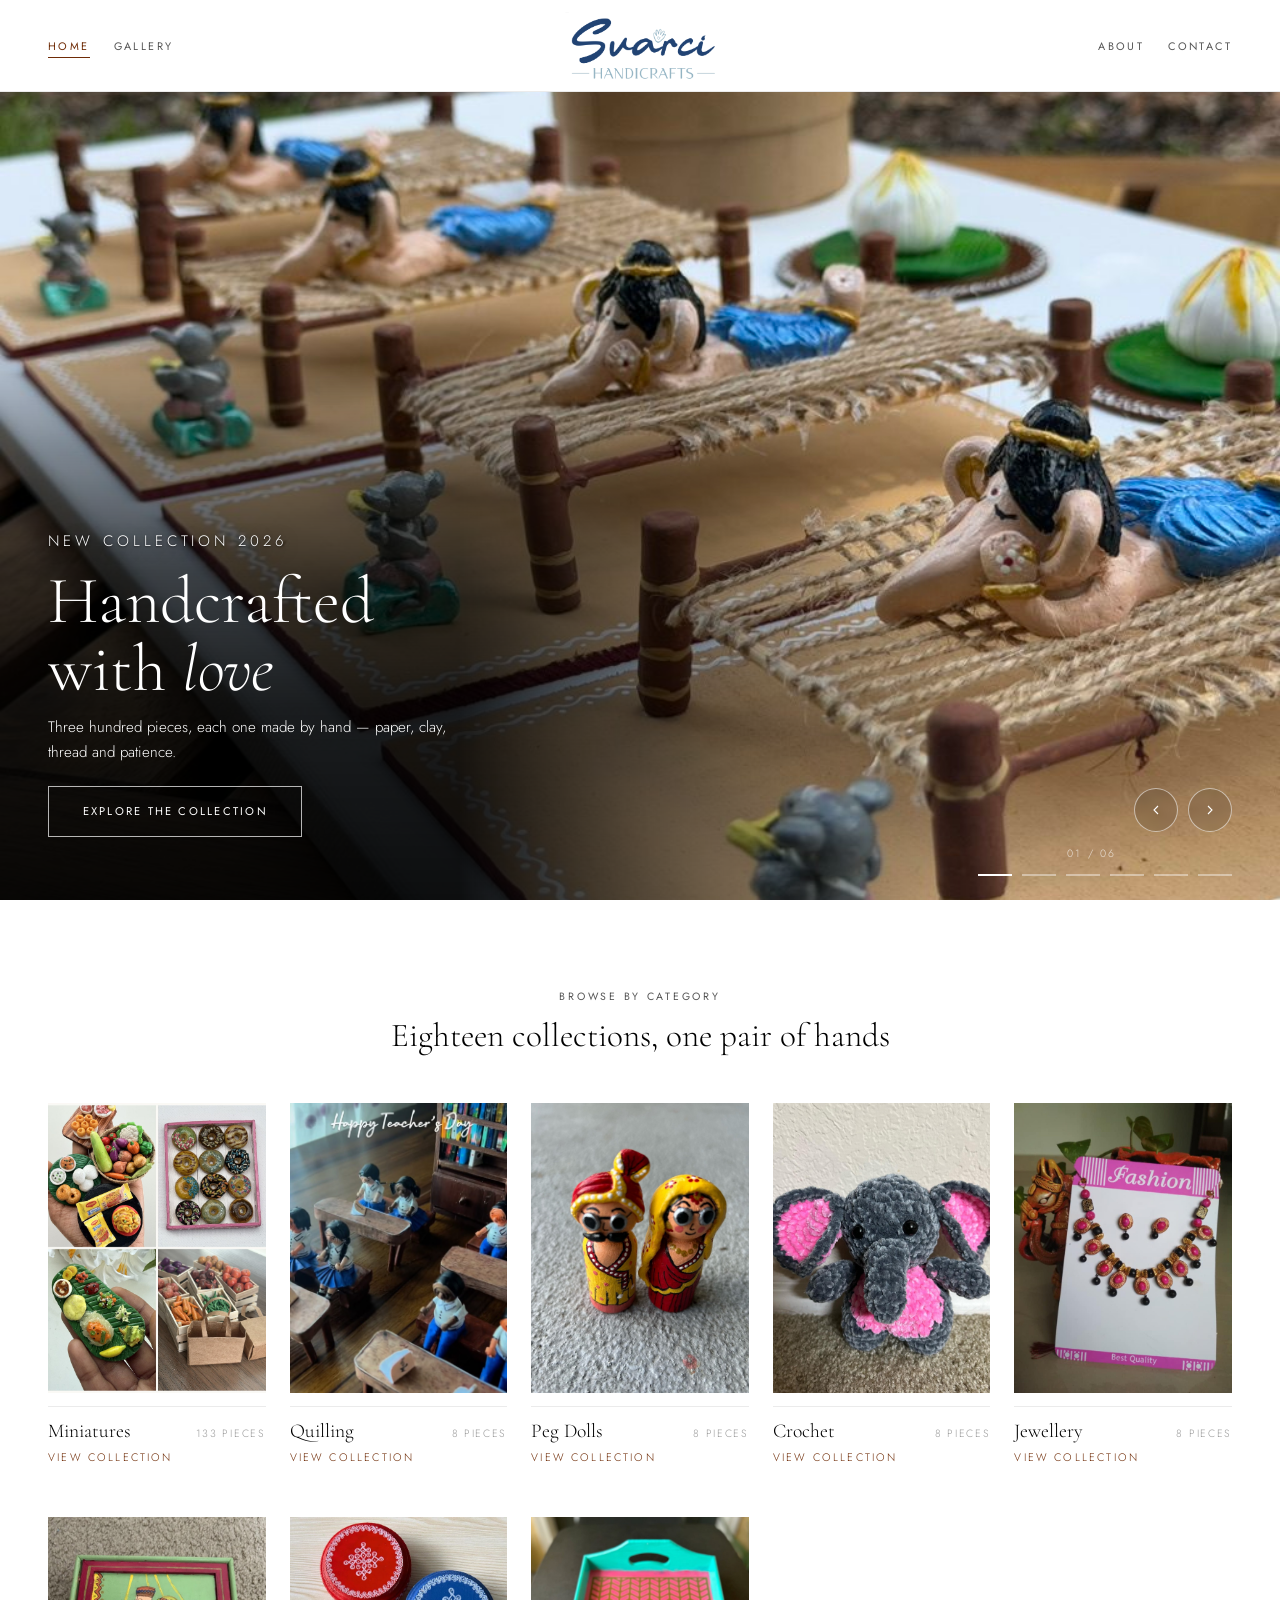
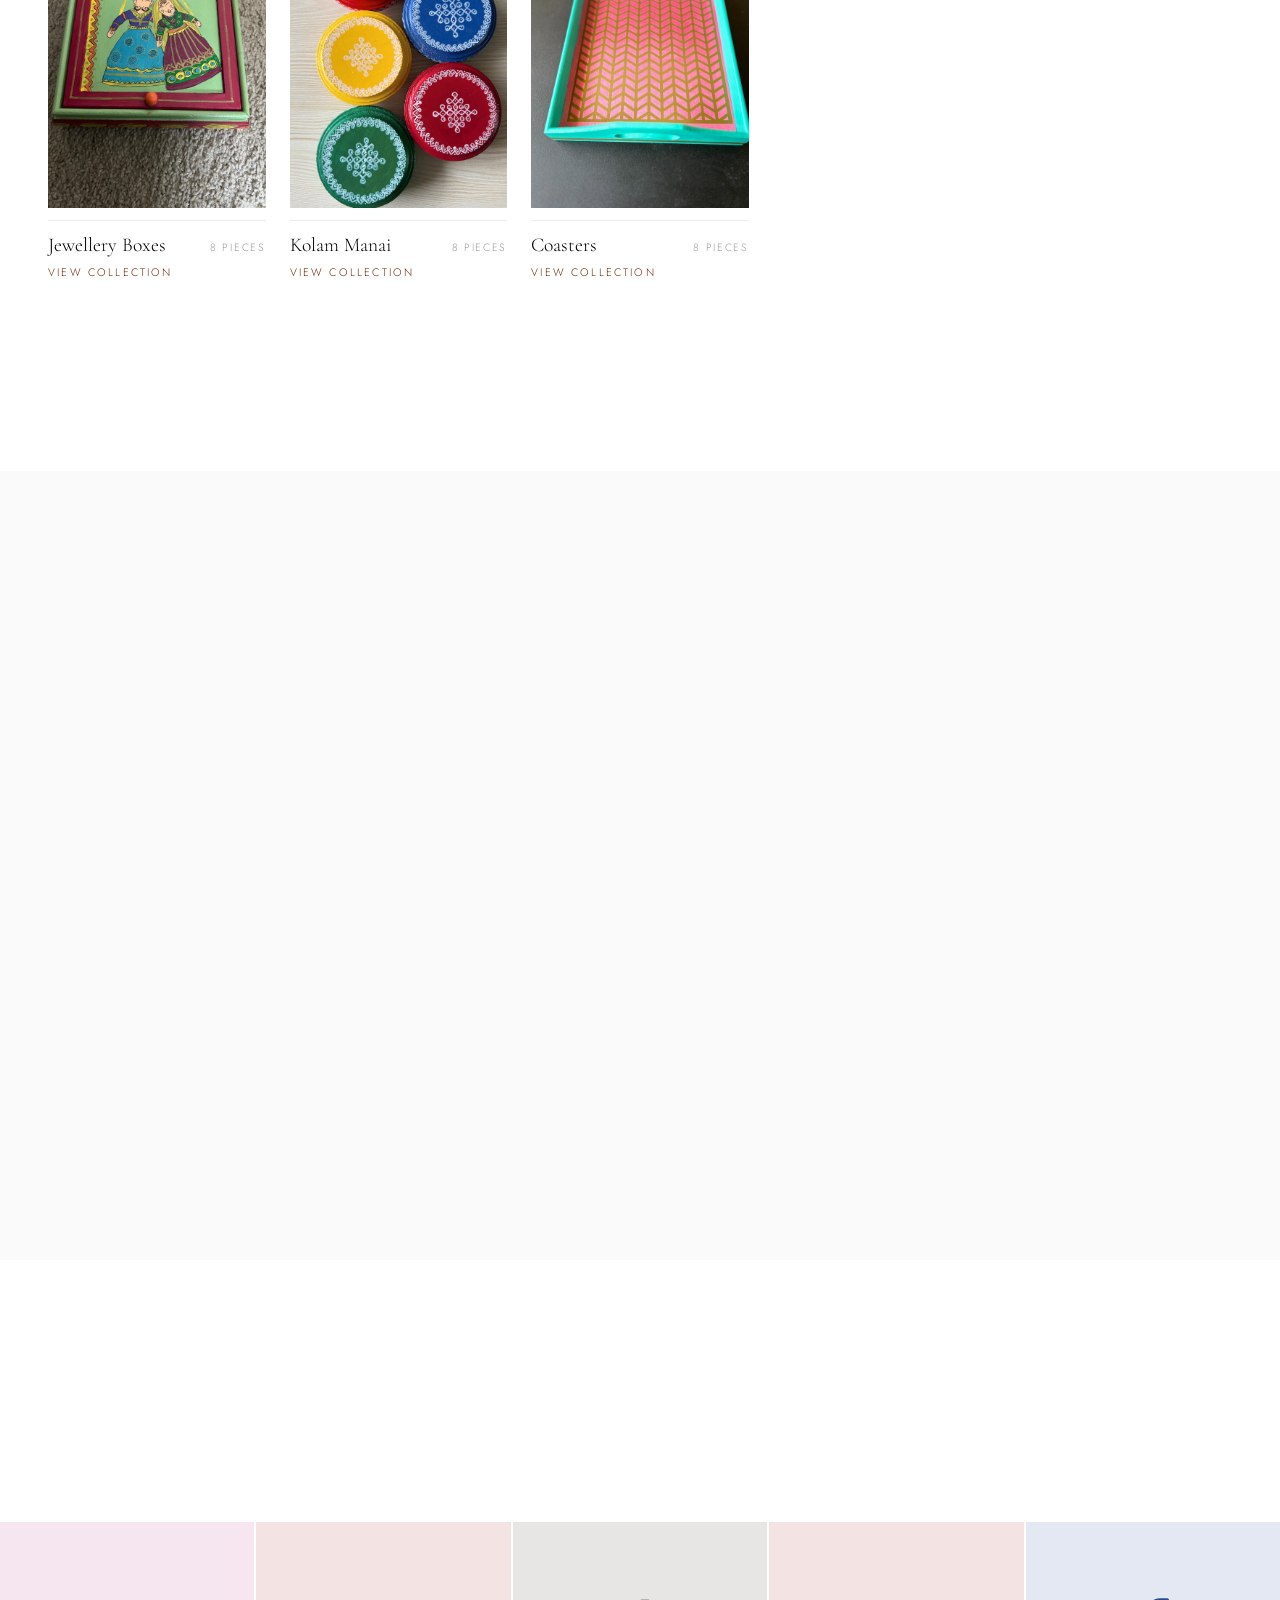
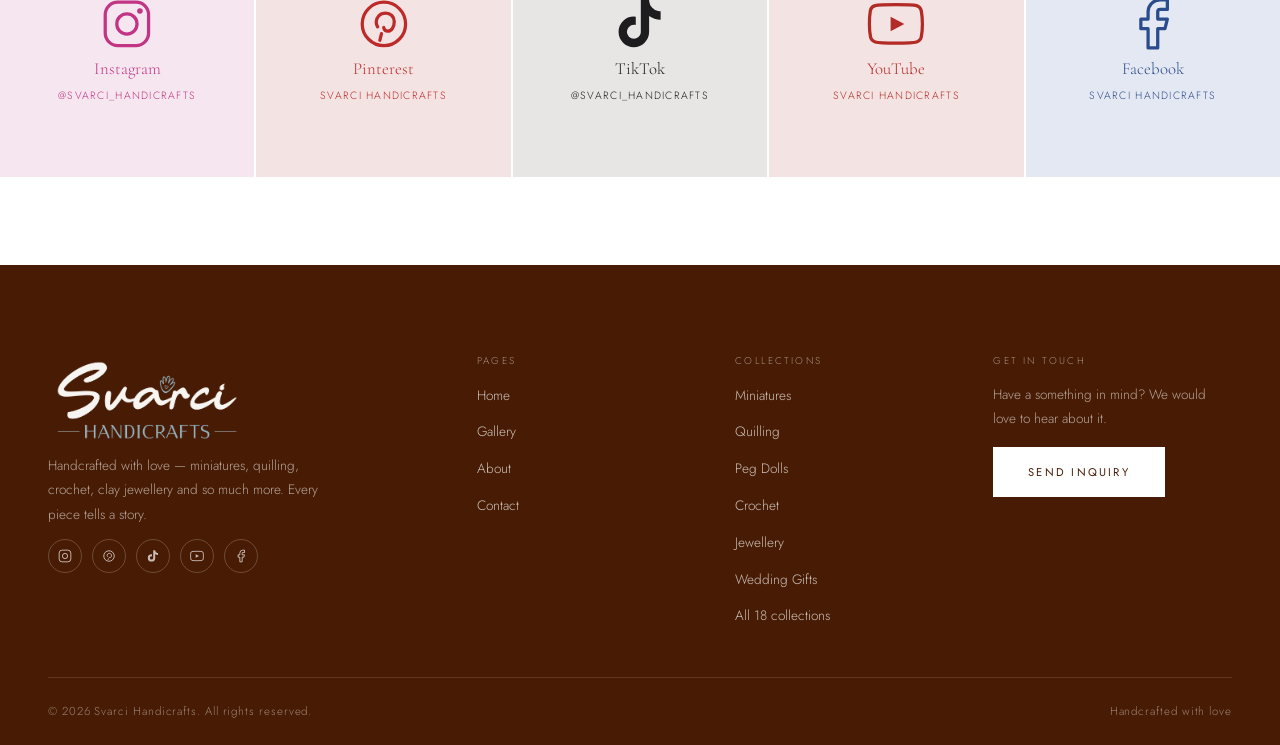
<file: index.html>
<!DOCTYPE html>
<html lang="en">
<head>
<meta charset="UTF-8"/>
<meta name="viewport" content="width=device-width, initial-scale=1.0"/>
<title>Svarci Handicrafts — Handcrafted with Love</title>
<meta name="description" content="Svarci Handicrafts — miniatures, quilling, peg dolls, crochet, clay jewellery and 300+ handcrafted pieces made with love."/>
<link rel="preconnect" href="https://fonts.googleapis.com"/>
<link rel="preconnect" href="https://fonts.gstatic.com" crossorigin/>
<link href="https://fonts.googleapis.com/css2?family=Cormorant+Garamond:ital,wght@0,300;0,400;0,500;1,300;1,400&family=Jost:wght@300;400;500&display=swap" rel="stylesheet"/>
<link rel="stylesheet" href="css/styles.css?v=11"/>
</head>
<body>

<nav class="site-nav">
<div class="nav-inner">
<ul class="nav-links desktop">
<li><a href="index.html" class="nav-link">Home</a></li>
<li><a href="gallery.html" class="nav-link">Gallery</a></li>
</ul>
<a href="index.html" class="nav-logo"><img src="uploads/svarci-logo-trim.png" alt="Svarci Handicrafts"/></a>
<ul class="nav-links right desktop">
<li><a href="about.html" class="nav-link">About</a></li>
<li><a href="contact.html" class="nav-link">Contact</a></li>
</ul>
<div class="nav-hamburger" aria-label="Menu"><span></span><span></span><span></span></div>
</div>
</nav>
<div class="mobile-menu">
<a href="index.html" class="nav-link">Home</a>
<a href="gallery.html" class="nav-link">Gallery</a>
<a href="about.html" class="nav-link">About</a>
<a href="contact.html" class="nav-link">Contact</a>
</div>

<!-- HERO CAROUSEL -->
<section class="hero-carousel">
<div class="hero-slide active">
<img class="hero-slide-img" src="uploads/6A173647-484E-4EA3-9F7B-60275D80C5E1_1_105_c.jpeg" alt="Handmade clay miniature scenes on painted boards"/>
<div class="hero-slide-scrim"></div>
<div class="hero-slide-content">
<p class="text-overline">New Collection 2026</p>
<h2>Handcrafted<br/>with <em>love</em></h2>
<p>Three hundred pieces, each one made by hand — paper, clay, thread and patience.</p>
<a href="gallery.html" class="btn btn-ghost-light">Explore the collection</a>
</div>
</div>
<div class="hero-slide">
<img class="hero-slide-img" src="uploads/64AF0F5F-08FC-44DD-A840-D9E2BB109A31_1_105_c.jpeg" alt="Miniature dosa on a banana leaf plate"/>
<div class="hero-slide-scrim"></div>
<div class="hero-slide-content">
<p class="text-overline">Signature Craft</p>
<h2>The 3D quilling<br/><em>dolls</em></h2>
<p>Hundreds of rolled paper coils, shaped one at a time into keepsakes.</p>
<a href="collection.html?cat=peg-dolls" class="btn btn-ghost-light">Discover the dolls</a>
</div>
</div>
<div class="hero-slide">
<img class="hero-slide-img" src="uploads/418F56A6-6557-4114-9809-6F7A303C2B01_1_105_c.jpeg" alt="Miniature biscuit assortment in a box"/>
<div class="hero-slide-scrim"></div>
<div class="hero-slide-content">
<p class="text-overline">Made to Order</p>
<h2>Gifts that carry<br/>your <em>name</em></h2>
<p>Personalised keepsakes, wedding favours and return gifts, crafted for your occasion.</p>
<a href="contact.html" class="btn btn-ghost-light">Start a something Creative</a>
</div>
</div>
<div class="hero-slide">
<img class="hero-slide-img" src="uploads/pasted-1788102655025-0.webp?v=2" alt="Miniature clay donuts in a painted pink box"/>
<div class="hero-slide-scrim"></div>
<div class="hero-slide-content">
<p class="text-overline">Miniature Worlds</p>
<h2>A dozen donuts,<br/>the size of a <em>thumb</em></h2>
<p>Clay food miniatures shaped, painted and boxed by hand — down to the sprinkles.</p>
<a href="collection.html?cat=miniatures" class="btn btn-ghost-light">See the miniatures</a>
</div>
</div>
<div class="hero-slide">
<img class="hero-slide-img" src="uploads/pasted-1788102722881-0.webp?v=2" alt="Miniature breakfast tray with coffee cups, bread loaf and toast"/>
<div class="hero-slide-scrim"></div>
<div class="hero-slide-content">
<p class="text-overline">Miniature Kitchens</p>
<h2>Breakfast, served<br/>in <em>miniature</em></h2>
<p>Filter coffee, a sliced loaf and toast on a plate — a whole morning table on a painted tray.</p>
<a href="collection.html?cat=miniatures" class="btn btn-ghost-light">See the miniatures</a>
</div>
</div>
<div class="hero-slide">
<img class="hero-slide-img" src="uploads/pasted-1788102752680-0.webp?v=2" alt="Miniature tea glasses and biscuits on a grey tray"/>
<div class="hero-slide-scrim"></div>
<div class="hero-slide-content">
<p class="text-overline">Petti Kadai Series</p>
<h2>Tea, biscuits<br/>and <em>nostalgia</em></h2>
<p>Clay tea glasses and a tray of biscuits, built from the corner-shop mornings I grew up with.</p>
<a href="collection.html?cat=miniatures" class="btn btn-ghost-light">See the miniatures</a>
</div>
</div>
</div>
<button class="hero-nav prev" aria-label="Previous slide"><svg viewBox="0 0 24 24"><polyline points="15 18 9 12 15 6"/></svg></button>
<button class="hero-nav next" aria-label="Next slide"><svg viewBox="0 0 24 24"><polyline points="9 18 15 12 9 6"/></svg></button>
<div class="hero-count">01 / 06</div>
<div class="hero-dots">
<button class="hero-dot active" aria-label="Slide 1"></button>
<button class="hero-dot" aria-label="Slide 2"></button>
<button class="hero-dot" aria-label="Slide 3"></button>
<button class="hero-dot" aria-label="Slide 4"></button>
<button class="hero-dot" aria-label="Slide 5"></button>
<button class="hero-dot" aria-label="Slide 6"></button>
</div>
</section>

<!-- OUR SELECTION -->
<section class="selection">
<div class="container">
<div class="center-head fade-up">
<p class="text-overline" style="color:#555">Browse by Category</p>
<h2 class="display-md">Eighteen collections, one pair of hands</h2>
</div>
</div>
<div class="selection-grid stagger" id="selectionGrid"></div>
<div class="selection-more fade-up"><a href="gallery.html" class="btn btn-outline">View all collections</a></div>
</section>

<!-- FEATURED -->
<section class="section" style="display:none">
<div class="container">
<div class="section-header fade-up">
<div class="section-header-left">
<p class="text-overline">Handpicked</p>
<h2 class="display-md">Featured pieces</h2>
</div>
<a href="gallery.html" class="link-underline">View all 300+</a>
</div>
<div class="products-grid stagger">
<a href="collection.html?cat=quilling" class="product-card fade-up">
<div class="product-img-wrap"><div class="img-placeholder"><span>Quilling flower frame</span></div>
<div class="product-overlay"><span class="btn btn-ghost-light">View details</span></div></div>
<div class="product-info"><div class="product-name">Quilling Flower Frame</div><div class="product-cat">Quilling</div><div class="product-price">Made to order</div></div>
</a>
<a href="collection.html?cat=miniatures" class="product-card fade-up">
<div class="product-img-wrap"><div class="img-placeholder"><span>Miniature village scene</span></div>
<div class="product-overlay"><span class="btn btn-ghost-light">View details</span></div></div>
<div class="product-info"><div class="product-name">Miniature Village</div><div class="product-cat">Miniatures</div><div class="product-price">Made to order</div></div>
</a>
<a href="collection.html?cat=3d-dolls" class="product-card fade-up">
<div class="product-img-wrap"><div class="img-placeholder"><span>3D quilling bride doll</span></div>
<div class="product-overlay"><span class="btn btn-ghost-light">View details</span></div></div>
<div class="product-info"><div class="product-name">3D Quilling Bride Doll</div><div class="product-cat">3D Quilling Dolls</div><div class="product-price">Made to order</div></div>
</a>
<a href="collection.html?cat=clay-jewellery" class="product-card fade-up">
<div class="product-img-wrap"><div class="img-placeholder"><span>Clay floral earrings</span></div>
<div class="product-overlay"><span class="btn btn-ghost-light">View details</span></div></div>
<div class="product-info"><div class="product-name">Clay Floral Earrings</div><div class="product-cat">Clay Jewellery</div><div class="product-price">Made to order</div></div>
</a>
</div>
</div>
</section>

<!-- OUR STORY -->
<section class="our-story">
<div class="story-grid">
<div class="story-img fade-up"><img class="fill-img" src="uploads/9B748A0D-370E-4A2F-ACAB-9D05C740F3A5_1_105_c.jpeg" alt="Jute rope coaster with a miniature clock, against yellow blooms" onerror="svarciFallback(this)"/></div>
<div class="story-content fade-up">
<p class="text-overline" style="color:#555">Our Story</p>
<h2 class="display-lg">Where Small Things<br/>Hold Big <em>Magic</em></h2>
<div class="story-rule"></div>
<p class="text-body">Creating handmade is not just a craft — it's a quiet obsession with detail, scale, and storytelling. Each tiny world I build and every doll I bring to life is a little universe of its own, filled with personality, precision, and purpose. What looks small in your hands took countless hours of care to create — and that's exactly what makes it extraordinary.</p>
<div class="story-list">
<div class="story-list-item"><span class="story-dot">01</span><span>Every piece is individually handcrafted with love and attention to detail</span></div>
<div class="story-list-item"><span class="story-dot">02</span><span>Have a vision? We'd love to hear it. — let's make something uniquely yours.</span></div>
<div class="story-list-item"><span class="story-dot">03</span><span>Weddings. Birthdays. Anniversaries. Festivals. Return gifts. Home décor. Whatever the occasion — handcrafted always feels special.</span></div>
</div>
<a href="about.html" class="link-underline" style="margin-top:.6rem">Read our full story</a>
</div>
</div>
</section>

<!-- INSTAGRAM -->
<section class="social-section">
<div class="social-head fade-up">
<p class="text-overline">FOLLOW MY CRAFT JOURNEY</p>
<div class="social-handle">@svarci_handicrafts</div>
<a href="https://www.instagram.com/svarci_handicrafts/" target="_blank" rel="noopener" class="link-underline">FOLLOW ME FOR THE LATEST</a>
</div>
<div class="insta-strip">
<a href="https://www.instagram.com/svarci_handicrafts/" target="_blank" rel="noopener" class="insta-tile" aria-label="Instagram"><div class="social-thumb" style="--brand:#C13584;--brand-tint:#f6e6ef"><svg viewBox="0 0 24 24" fill="none" stroke="currentColor" stroke-width="1.35" stroke-linecap="round" stroke-linejoin="round"><rect x="3" y="3" width="18" height="18" rx="5.2"/><circle cx="12" cy="12" r="4.2"/><circle cx="17.4" cy="6.6" r="1.15" fill="currentColor" stroke="none"/></svg><span class="social-thumb-name">Instagram</span><span class="social-thumb-handle">@svarci_handicrafts</span></div><span class="glyph"><svg viewBox="0 0 24 24"><rect x="2" y="2" width="20" height="20" rx="5"/><circle cx="12" cy="12" r="4.5"/><circle cx="17.5" cy="6.5" r="1" fill="currentColor" stroke="none"/></svg><em>Instagram</em></span></a>
<a href="#" class="insta-tile is-hidden" hidden aria-label="WhatsApp"><div class="social-thumb" style="--brand:#1f8a5f;--brand-tint:#e3efe7"><svg viewBox="0 0 24 24" fill="none" stroke="currentColor" stroke-width="1.35" stroke-linecap="round" stroke-linejoin="round"><path d="M21 11.5a8.38 8.38 0 0 1-.9 3.8 8.5 8.5 0 0 1-7.6 4.7 8.38 8.38 0 0 1-3.8-.9L3 21l1.9-5.7a8.38 8.38 0 0 1-.9-3.8 8.5 8.5 0 0 1 4.7-7.6 8.38 8.38 0 0 1 3.8-.9h.5a8.48 8.48 0 0 1 8 8v.5z"/></svg><span class="social-thumb-name">WhatsApp</span><span class="social-thumb-handle">Message us</span></div><span class="glyph"><svg viewBox="0 0 24 24"><path d="M21 11.5a8.38 8.38 0 0 1-.9 3.8 8.5 8.5 0 0 1-7.6 4.7 8.38 8.38 0 0 1-3.8-.9L3 21l1.9-5.7a8.38 8.38 0 0 1-.9-3.8 8.5 8.5 0 0 1 4.7-7.6 8.38 8.38 0 0 1 3.8-.9h.5a8.48 8.48 0 0 1 8 8v.5z"/></svg><em>WhatsApp</em></span></a>
<a href="https://pin.it/5KSjL2XBw" target="_blank" rel="noopener" class="insta-tile" aria-label="Pinterest"><div class="social-thumb" style="--brand:#bd2a2a;--brand-tint:#f3e3e2"><svg viewBox="0 0 24 24" fill="none" stroke="currentColor" stroke-width="1.35" stroke-linecap="round" stroke-linejoin="round"><circle cx="12" cy="12" r="9"/><path d="M11 16l-.7 2.8"/><path d="M9.4 13.2c-.3-.5-.6-1.3-.6-2 0-1.9 1.5-3.7 3.9-3.7 2.1 0 3.6 1.5 3.6 3.5 0 2.4-1.2 4-2.7 4-.8 0-1.5-.7-1.7-1.5"/></svg><span class="social-thumb-name">Pinterest</span><span class="social-thumb-handle">Svarci Handicrafts</span></div><span class="glyph"><svg viewBox="0 0 24 24"><circle cx="12" cy="12" r="9"/><path d="M11 16l-.7 2.8"/><path d="M9.4 13.2c-.3-.5-.6-1.3-.6-2 0-1.9 1.5-3.7 3.9-3.7 2.1 0 3.6 1.5 3.6 3.5 0 2.4-1.2 4-2.7 4-.8 0-1.5-.7-1.7-1.5"/></svg><em>Pinterest</em></span></a>
<a href="https://www.tiktok.com/@umasara03" target="_blank" rel="noopener" class="insta-tile" aria-label="TikTok"><div class="social-thumb" style="--brand:#1d1d1f;--brand-tint:#e8e6e4"><svg viewBox="0 0 24 24" fill="none" stroke="currentColor" stroke-width="1.35" stroke-linecap="round" stroke-linejoin="round"><path d="M19.59 6.69a4.83 4.83 0 0 1-3.77-4.25V2h-3.45v13.67a2.89 2.89 0 0 1-2.88 2.5 2.89 2.89 0 1 1 0-5.78c.28 0 .54.04.79.1V9.01a6.28 6.28 0 0 0-.79-.05 6.34 6.34 0 1 0 6.33 6.34V8.73a8.18 8.18 0 0 0 4.78 1.52V6.79a4.85 4.85 0 0 1-1.01-.1z" fill="currentColor" stroke="none"/></svg><span class="social-thumb-name">TikTok</span><span class="social-thumb-handle">@svarci_handicrafts</span></div><span class="glyph"><svg viewBox="0 0 24 24" fill="currentColor" stroke="none"><path d="M19.59 6.69a4.83 4.83 0 0 1-3.77-4.25V2h-3.45v13.67a2.89 2.89 0 0 1-2.88 2.5 2.89 2.89 0 1 1 0-5.78c.28 0 .54.04.79.1V9.01a6.28 6.28 0 0 0-.79-.05 6.34 6.34 0 1 0 6.33 6.34V8.73a8.18 8.18 0 0 0 4.78 1.52V6.79a4.85 4.85 0 0 1-1.01-.1z"/></svg><em>TikTok</em></span></a>
<a href="https://www.youtube.com/@svarcihandicrafts" target="_blank" rel="noopener" class="insta-tile" aria-label="YouTube"><div class="social-thumb" style="--brand:#b32b26;--brand-tint:#f3e4e3"><svg viewBox="0 0 24 24" fill="none" stroke="currentColor" stroke-width="1.35" stroke-linecap="round" stroke-linejoin="round"><path d="M22.5 6.4a2.8 2.8 0 0 0-1.9-2C18.9 4 12 4 12 4s-6.9 0-8.6.4a2.8 2.8 0 0 0-2 2A29 29 0 0 0 1 12a29 29 0 0 0 .5 5.6 2.8 2.8 0 0 0 1.9 1.9C5.1 20 12 20 12 20s6.9 0 8.6-.5a2.8 2.8 0 0 0 1.9-1.9A29 29 0 0 0 23 12a29 29 0 0 0-.5-5.6z"/><polygon points="9.8 15 15.5 12 9.8 9" fill="currentColor" stroke="none"/></svg><span class="social-thumb-name">YouTube</span><span class="social-thumb-handle">Svarci Handicrafts</span></div><span class="glyph"><svg viewBox="0 0 24 24"><path d="M22.5 6.4a2.8 2.8 0 0 0-1.9-2C18.9 4 12 4 12 4s-6.9 0-8.6.4a2.8 2.8 0 0 0-2 2A29 29 0 0 0 1 12a29 29 0 0 0 .5 5.6 2.8 2.8 0 0 0 1.9 1.9C5.1 20 12 20 12 20s6.9 0 8.6-.5a2.8 2.8 0 0 0 1.9-1.9A29 29 0 0 0 23 12a29 29 0 0 0-.5-5.6z"/><polygon points="9.8 15 15.5 12 9.8 9" fill="currentColor" stroke="none"/></svg><em>YouTube</em></span></a>
<a href="https://www.facebook.com/people/Svarci-Handicrafts/100063672683499/" target="_blank" rel="noopener" class="insta-tile" aria-label="Facebook"><div class="social-thumb" style="--brand:#2b4c8c;--brand-tint:#e4e8f2"><svg viewBox="0 0 24 24" fill="none" stroke="currentColor" stroke-width="1.35" stroke-linecap="round" stroke-linejoin="round"><path d="M18 2h-3a5 5 0 0 0-5 5v3H7v4h3v8h4v-8h3l1-4h-4V7a1 1 0 0 1 1-1h3z"/></svg><span class="social-thumb-name">Facebook</span><span class="social-thumb-handle">Svarci Handicrafts</span></div><span class="glyph"><svg viewBox="0 0 24 24"><path d="M18 2h-3a5 5 0 0 0-5 5v3H7v4h3v8h4v-8h3l1-4h-4V7a1 1 0 0 1 1-1h3z"/></svg><em>Facebook</em></span></a>
</div>
<div class="social-icons fade-up" style="display:none">
<a href="https://www.instagram.com/svarci_handicrafts/" target="_blank" rel="noopener" class="social-icon-btn"><svg viewBox="0 0 24 24" fill="none" stroke="currentColor" stroke-width="1.6"><rect x="2" y="2" width="20" height="20" rx="5"/><circle cx="12" cy="12" r="4.5"/></svg>Instagram</a>
<a href="#" class="social-icon-btn is-hidden" hidden><svg viewBox="0 0 24 24" fill="none" stroke="currentColor" stroke-width="1.6"><path d="M21 11.5a8.38 8.38 0 0 1-.9 3.8 8.5 8.5 0 0 1-7.6 4.7 8.38 8.38 0 0 1-3.8-.9L3 21l1.9-5.7a8.38 8.38 0 0 1-.9-3.8 8.5 8.5 0 0 1 4.7-7.6 8.38 8.38 0 0 1 3.8-.9h.5a8.48 8.48 0 0 1 8 8v.5z"/></svg>WhatsApp</a>
<a href="https://pin.it/5KSjL2XBw" target="_blank" rel="noopener" class="social-icon-btn"><svg viewBox="0 0 24 24" fill="none" stroke="currentColor" stroke-width="1.6"><path d="M12 3a9 9 0 0 0-3.3 17.4c-.1-.7-.2-1.8 0-2.6l1-4.3s-.3-.5-.3-1.3c0-1.2.7-2.1 1.6-2.1.7 0 1.1.6 1.1 1.2 0 .8-.5 1.9-.7 3 .2.8.9 1.5 1.7 1.5 1.5 0 2.7-1.6 2.7-4 0-2-1.5-3.5-3.6-3.5-2.4 0-3.9 1.8-3.9 3.7 0 .7.3 1.5.6 2l-.5 1.9"/><circle cx="12" cy="12" r="9"/></svg>Pinterest</a>
<a href="https://www.tiktok.com/@umasara03" target="_blank" rel="noopener" class="social-icon-btn"><svg viewBox="0 0 24 24" fill="currentColor"><path d="M19.59 6.69a4.83 4.83 0 0 1-3.77-4.25V2h-3.45v13.67a2.89 2.89 0 0 1-2.88 2.5 2.89 2.89 0 1 1 0-5.78c.28 0 .54.04.79.1V9.01a6.28 6.28 0 0 0-.79-.05 6.34 6.34 0 1 0 6.33 6.34V8.73a8.18 8.18 0 0 0 4.78 1.52V6.79a4.85 4.85 0 0 1-1.01-.1z"/></svg>TikTok</a>
<a href="https://www.youtube.com/@svarcihandicrafts" target="_blank" rel="noopener" class="social-icon-btn"><svg viewBox="0 0 24 24" fill="none" stroke="currentColor" stroke-width="1.6"><path d="M22.5 6.4a2.8 2.8 0 0 0-1.9-2C18.9 4 12 4 12 4s-6.9 0-8.6.4a2.8 2.8 0 0 0-2 2A29 29 0 0 0 1 12a29 29 0 0 0 .5 5.6 2.8 2.8 0 0 0 1.9 1.9C5.1 20 12 20 12 20s6.9 0 8.6-.5a2.8 2.8 0 0 0 1.9-1.9A29 29 0 0 0 23 12a29 29 0 0 0-.5-5.6z"/><polygon points="9.8 15 15.5 12 9.8 9" fill="currentColor" stroke="none"/></svg>YouTube</a>
<a href="https://www.facebook.com/people/Svarci-Handicrafts/100063672683499/" target="_blank" rel="noopener" class="social-icon-btn"><svg viewBox="0 0 24 24" fill="none" stroke="currentColor" stroke-width="1.6"><path d="M18 2h-3a5 5 0 0 0-5 5v3H7v4h3v8h4v-8h3l1-4h-4V7a1 1 0 0 1 1-1h3z"/></svg>Facebook</a>
</div>
</section>

<footer class="site-footer">
<div class="container">
<div class="footer-grid">
<div>
<div class="footer-brand-logo"><img src="uploads/svarci-logo-light.png" alt="Svarci Handicrafts"/></div>
<p class="footer-brand-desc">Handcrafted with love — miniatures, quilling, crochet, clay jewellery and so much more. Every piece tells a story.</p>
<div class="footer-social-row">
<a href="https://www.instagram.com/svarci_handicrafts/" target="_blank" rel="noopener" class="footer-social-btn" aria-label="Instagram"><svg viewBox="0 0 24 24" fill="none" stroke="currentColor" stroke-width="1.6"><rect x="2" y="2" width="20" height="20" rx="5"/><circle cx="12" cy="12" r="4.5"/></svg></a>
<a href="#" class="footer-social-btn is-hidden" hidden aria-label="WhatsApp"><svg viewBox="0 0 24 24" fill="none" stroke="currentColor" stroke-width="1.6"><path d="M21 11.5a8.38 8.38 0 0 1-.9 3.8 8.5 8.5 0 0 1-7.6 4.7 8.38 8.38 0 0 1-3.8-.9L3 21l1.9-5.7a8.38 8.38 0 0 1-.9-3.8 8.5 8.5 0 0 1 4.7-7.6 8.38 8.38 0 0 1 3.8-.9h.5a8.48 8.48 0 0 1 8 8v.5z"/></svg></a>
<a href="https://pin.it/5KSjL2XBw" target="_blank" rel="noopener" class="footer-social-btn" aria-label="Pinterest"><svg viewBox="0 0 24 24" fill="none" stroke="currentColor" stroke-width="1.6"><circle cx="12" cy="12" r="9"/><path d="M11 16l-.7 2.8"/><path d="M9.4 13.2c-.3-.5-.6-1.3-.6-2 0-1.9 1.5-3.7 3.9-3.7 2.1 0 3.6 1.5 3.6 3.5 0 2.4-1.2 4-2.7 4-.8 0-1.5-.7-1.7-1.5"/></svg></a>
<a href="https://www.tiktok.com/@umasara03" target="_blank" rel="noopener" class="footer-social-btn" aria-label="TikTok"><svg viewBox="0 0 24 24" fill="currentColor"><path d="M19.59 6.69a4.83 4.83 0 0 1-3.77-4.25V2h-3.45v13.67a2.89 2.89 0 0 1-2.88 2.5 2.89 2.89 0 1 1 0-5.78c.28 0 .54.04.79.1V9.01a6.28 6.28 0 0 0-.79-.05 6.34 6.34 0 1 0 6.33 6.34V8.73a8.18 8.18 0 0 0 4.78 1.52V6.79a4.85 4.85 0 0 1-1.01-.1z"/></svg></a>
<a href="https://www.youtube.com/@svarcihandicrafts" target="_blank" rel="noopener" class="footer-social-btn" aria-label="YouTube"><svg viewBox="0 0 24 24" fill="none" stroke="currentColor" stroke-width="1.6"><path d="M22.5 6.4a2.8 2.8 0 0 0-1.9-2C18.9 4 12 4 12 4s-6.9 0-8.6.4a2.8 2.8 0 0 0-2 2A29 29 0 0 0 1 12a29 29 0 0 0 .5 5.6 2.8 2.8 0 0 0 1.9 1.9C5.1 20 12 20 12 20s6.9 0 8.6-.5a2.8 2.8 0 0 0 1.9-1.9A29 29 0 0 0 23 12a29 29 0 0 0-.5-5.6z"/><polygon points="9.8 15 15.5 12 9.8 9" fill="currentColor" stroke="none"/></svg></a>
<a href="https://www.facebook.com/people/Svarci-Handicrafts/100063672683499/" target="_blank" rel="noopener" class="footer-social-btn" aria-label="Facebook"><svg viewBox="0 0 24 24" fill="none" stroke="currentColor" stroke-width="1.6"><path d="M18 2h-3a5 5 0 0 0-5 5v3H7v4h3v8h4v-8h3l1-4h-4V7a1 1 0 0 1 1-1h3z"/></svg></a>
</div>
</div>
<div>
<p class="footer-heading">Pages</p>
<ul class="footer-links">
<li><a href="index.html">Home</a></li>
<li><a href="gallery.html">Gallery</a></li>
<li><a href="about.html">About</a></li>
<li><a href="contact.html">Contact</a></li>
</ul>
</div>
<div>
<p class="footer-heading">Collections</p>
<ul class="footer-links">
<li><a href="collection.html?cat=miniatures">Miniatures</a></li>
<li><a href="collection.html?cat=quilling">Quilling</a></li>
<li><a href="collection.html?cat=peg-dolls">Peg Dolls</a></li>
<li><a href="collection.html?cat=crochet">Crochet</a></li>
<li><a href="collection.html?cat=jewellery">Jewellery</a></li>
<li><a href="collection.html?cat=wedding-gifts">Wedding Gifts</a></li>
<li><a href="gallery.html">All 18 collections</a></li>
</ul>
</div>
<div>
<p class="footer-heading">Get in touch</p>
<p class="footer-brand-desc">Have a something in mind? We would love to hear about it.</p>
<a href="contact.html" class="btn btn-terracotta" style="margin-top:1rem">Send inquiry</a>
</div>
</div>
<div class="footer-bottom"><span>© 2026 Svarci Handicrafts. All rights reserved.</span><span>Handcrafted with love</span></div>
</div>
</footer>

<script src="js/catalog.js?v=4"></script>
<script src="js/gallery.js"></script>
<script src="js/main.js"></script>
</body>
</html>
</file>
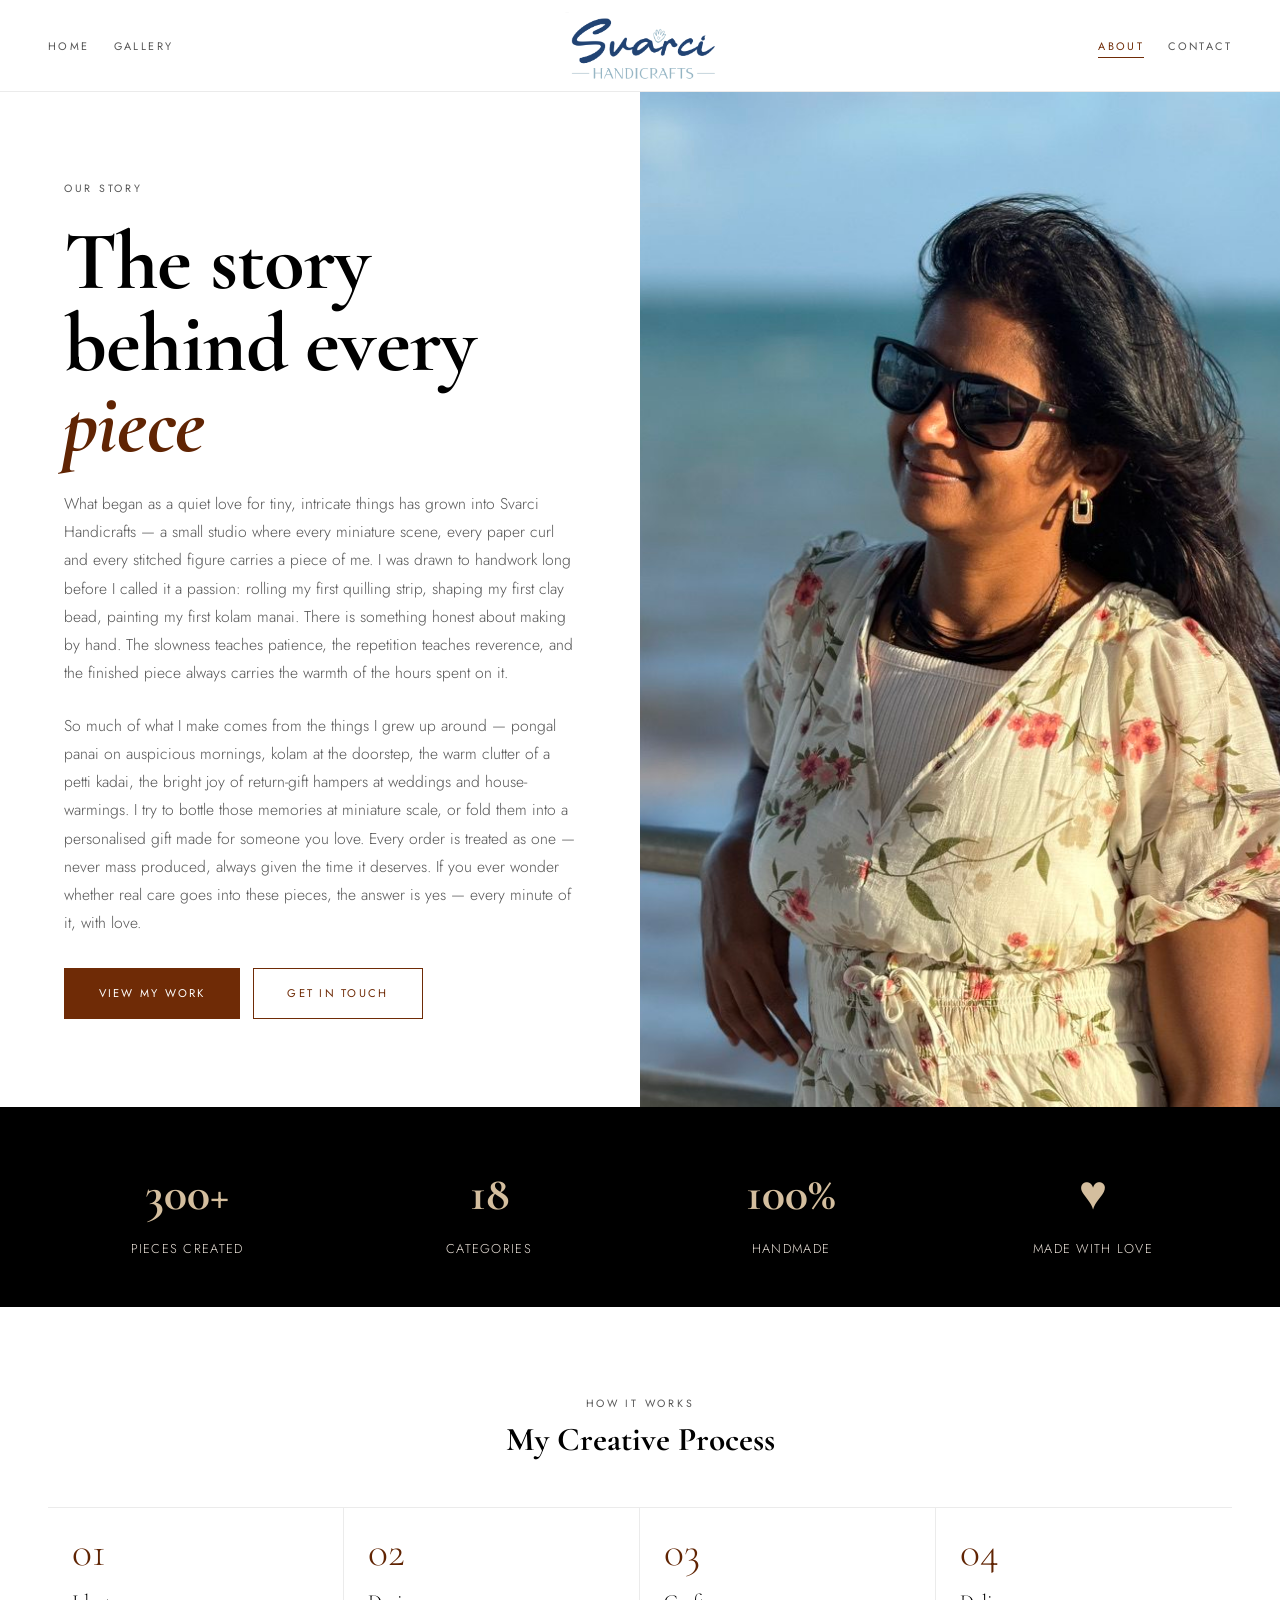
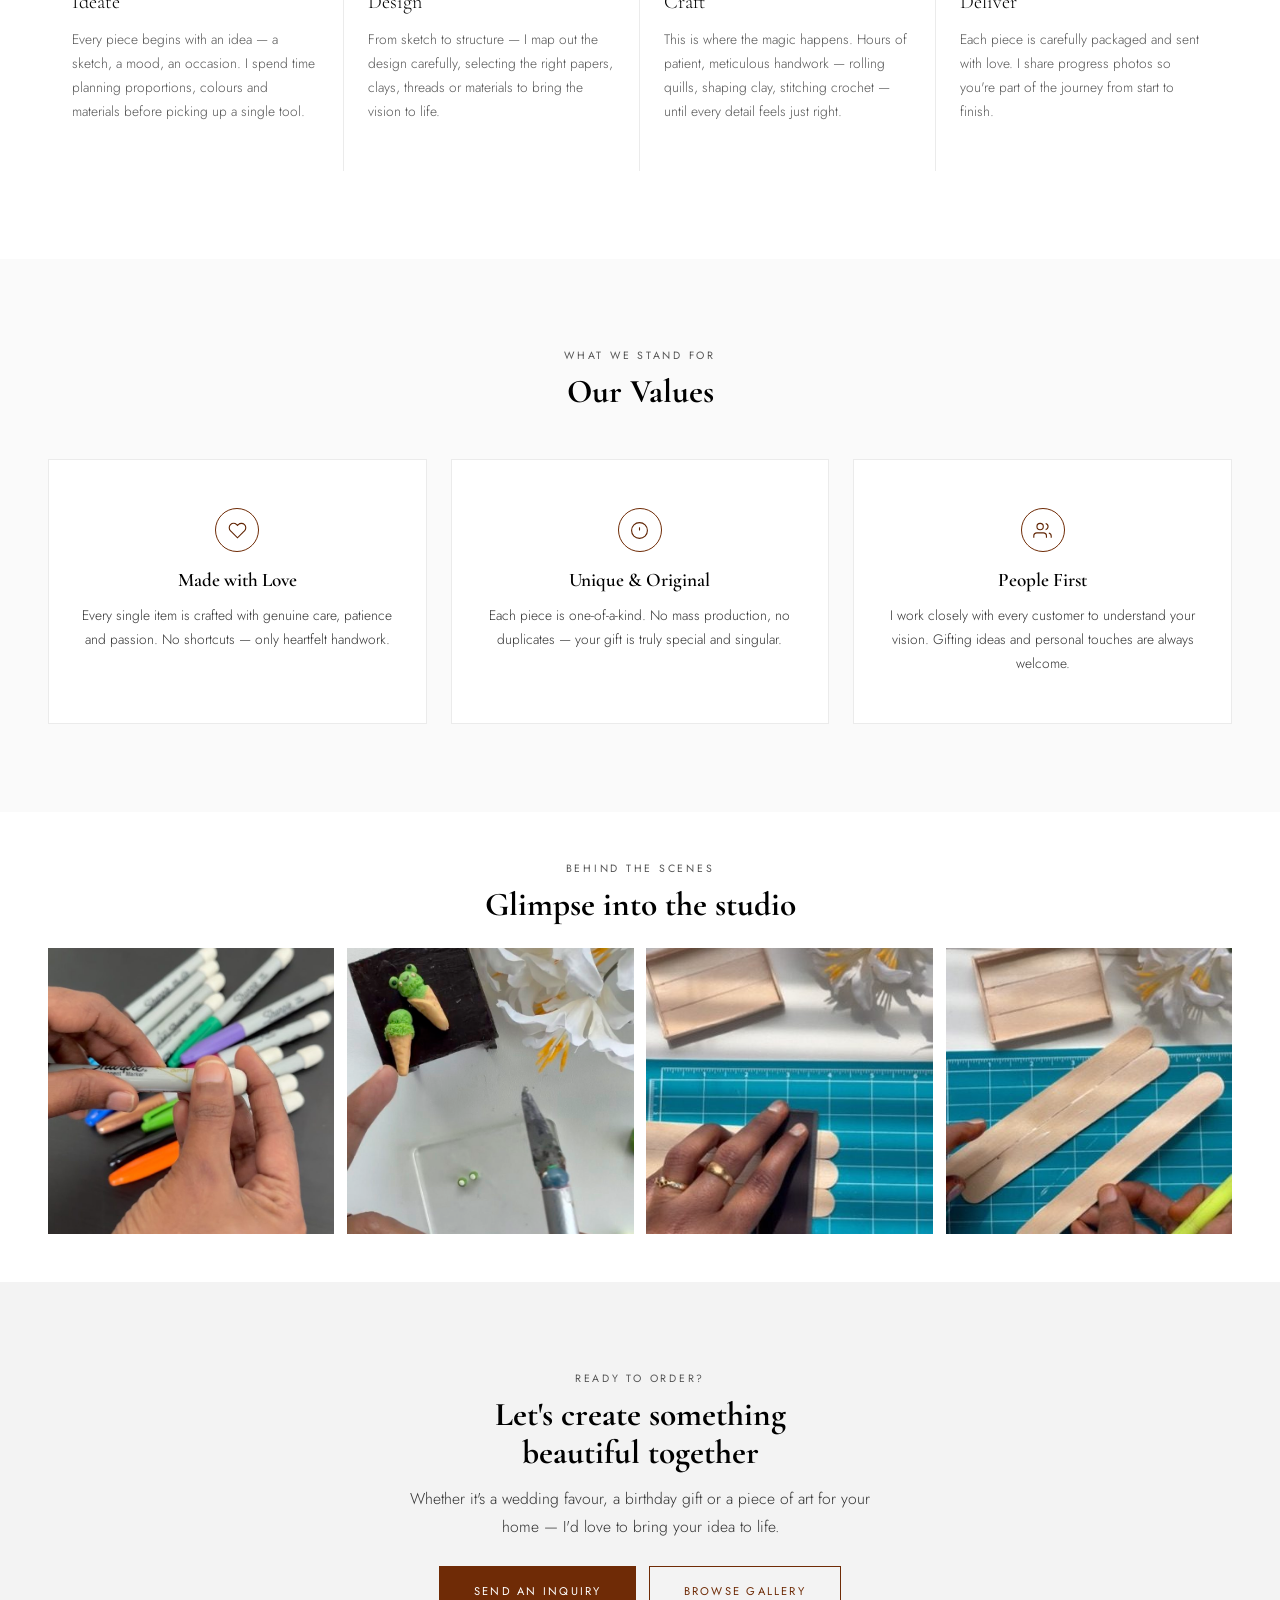
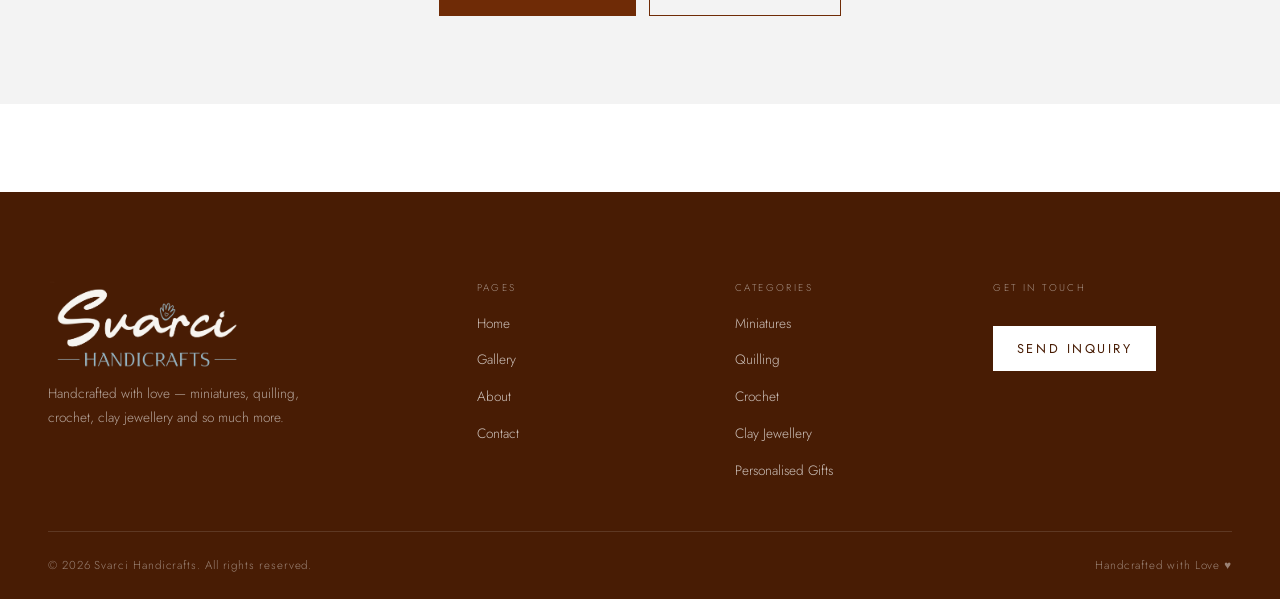
<file: about.html>
<!DOCTYPE html>
<html lang="en">
<head>
  <meta charset="UTF-8"/>
  <meta name="viewport" content="width=device-width, initial-scale=1.0"/>
  <title>About — Svarci Handicrafts</title>
  <meta name="description" content="The story behind Svarci Handicrafts — handmade with love, passion and purpose."/>
  <link rel="preconnect" href="https://fonts.googleapis.com"/>
  <link href="https://fonts.googleapis.com/css2?family=Cormorant+Garamond:ital,wght@0,300;0,400;0,500;1,300;1,400&family=Jost:wght@300;400;500&display=swap" rel="stylesheet"/>
  <link rel="stylesheet" href="css/styles.css?v=11"/>
<style>.display-xl,.display-md{font-weight:700}.value-title{font-weight:600}.value-desc{color:#333}.process-desc{color:#555}</style>
</head>
<body>

<!-- NAV -->
<nav class="site-nav">
  <div class="nav-inner">
    <ul class="nav-links desktop">
      <li><a href="index.html"   class="nav-link">Home</a></li>
      <li><a href="gallery.html" class="nav-link">Gallery</a></li>
    </ul>
    <a href="index.html" class="nav-logo">
      <img src="uploads/svarci-logo-trim.png" alt="Svarci Handicrafts"/>
    </a>
    <ul class="nav-links right desktop">
      <li><a href="about.html"   class="nav-link">About</a></li>
      <li><a href="contact.html" class="nav-link">Contact</a></li>
    </ul>
    <div class="nav-hamburger"><span></span><span></span><span></span></div>
  </div>
</nav>
<div class="mobile-menu">
  <a href="index.html"   class="nav-link">Home</a>
  <a href="gallery.html" class="nav-link">Gallery</a>
  <a href="about.html"   class="nav-link">About</a>
  <a href="contact.html" class="nav-link">Contact</a>
</div>

<!-- ABOUT HERO -->
<section class="about-hero">
  <div class="about-hero-left fade-up">
    <p class="text-overline" style="color:#555">Our Story</p>
    <h1 class="display-xl">The story<br/>behind every<br/><em>piece</em></h1>
    <p class="text-body">What began as a quiet love for tiny, intricate things has grown into Svarci Handicrafts — a small studio where every miniature scene, every paper curl and every stitched figure carries a piece of me. I was drawn to handwork long before I called it a passion: rolling my first quilling strip, shaping my first clay bead, painting my first kolam manai. There is something honest about making by hand. The slowness teaches patience, the repetition teaches reverence, and the finished piece always carries the warmth of the hours spent on it.</p>
    <p class="text-body">So much of what I make comes from the things I grew up around — pongal panai on auspicious mornings, kolam at the doorstep, the warm clutter of a petti kadai, the bright joy of return-gift hampers at weddings and house-warmings. I try to bottle those memories at miniature scale, or fold them into a personalised gift made for someone you love. Every order is treated as one — never mass produced, always given the time it deserves. If you ever wonder whether real care goes into these pieces, the answer is yes — every minute of it, with love.</p>
    <div style="display:flex;gap:var(--sp-sm);flex-wrap:wrap;margin-top:var(--sp-xs)">
      <a href="gallery.html" class="btn btn-primary">View My Work</a>
      <a href="contact.html" class="btn btn-outline">Get in Touch</a>
    </div>
  </div>
  <div class="about-hero-right fade-up">
    <img class="fill-img" src="uploads/507D7400-F13E-4A84-B18B-7CBE294E9C64_1_105_c.jpeg" alt="The maker behind Svarci Handicrafts" style="object-position:center 20%" onerror="svarciFallback(this)"/>
  </div>
</section>

<!-- STATS BAND -->
<div style="background:var(--brown-dark);padding:var(--sp-lg) 0">
  <div class="container">
    <div style="display:grid;grid-template-columns:repeat(4,1fr);gap:var(--sp-md);text-align:center">
      <div class="fade-up">
        <div style="font-family:var(--font-display);font-size:clamp(2rem,4vw,3rem);font-weight:700;color:#D4BE9E">300+</div>
        <div style="font-size:0.8rem;color:#EAE1D8;letter-spacing:0.1em;text-transform:uppercase;margin-top:4px">Pieces Created</div>
      </div>
      <div class="fade-up">
        <div style="font-family:var(--font-display);font-size:clamp(2rem,4vw,3rem);font-weight:700;color:#D4BE9E">18</div>
        <div style="font-size:0.8rem;color:#EAE1D8;letter-spacing:0.1em;text-transform:uppercase;margin-top:4px">Categories</div>
      </div>
      <div class="fade-up">
        <div style="font-family:var(--font-display);font-size:clamp(2rem,4vw,3rem);font-weight:700;color:#D4BE9E">100%</div>
        <div style="font-size:0.8rem;color:#EAE1D8;letter-spacing:0.1em;text-transform:uppercase;margin-top:4px">Handmade</div>
      </div>
      <div class="fade-up">
        <div style="font-family:var(--font-display);font-size:clamp(2rem,4vw,3rem);font-weight:700;color:#D4BE9E">♥</div>
        <div style="font-size:0.8rem;color:#EAE1D8;letter-spacing:0.1em;text-transform:uppercase;margin-top:4px">Made with Love</div>
      </div>
    </div>
  </div>
</div>

<!-- MY PROCESS -->
<section class="section">
  <div class="container">
    <div style="text-align:center;margin-bottom:var(--sp-lg)" class="fade-up">
      <p class="text-overline" style="color:#555">How it works</p>
      <h2 class="display-md" style="margin-top:0.5rem">My Creative Process</h2>
    </div>
    <div class="process-grid stagger">
      <div class="process-step fade-up">
        <div class="process-num">01</div>
        <div class="process-title">Ideate</div>
        <div class="process-desc">Every piece begins with an idea — a sketch, a mood, an occasion. I spend time planning proportions, colours and materials before picking up a single tool.</div>
      </div>
      <div class="process-step fade-up">
        <div class="process-num">02</div>
        <div class="process-title">Design</div>
        <div class="process-desc">From sketch to structure — I map out the design carefully, selecting the right papers, clays, threads or materials to bring the vision to life.</div>
      </div>
      <div class="process-step fade-up">
        <div class="process-num">03</div>
        <div class="process-title">Craft</div>
        <div class="process-desc">This is where the magic happens. Hours of patient, meticulous handwork — rolling quills, shaping clay, stitching crochet — until every detail feels just right.</div>
      </div>
      <div class="process-step fade-up">
        <div class="process-num">04</div>
        <div class="process-title">Deliver</div>
        <div class="process-desc">Each piece is carefully packaged and sent with love. I share progress photos so you're part of the journey from start to finish.</div>
      </div>
    </div>
  </div>
</section>

<!-- VALUES -->
<section class="section" style="background:var(--cream-mid)">
  <div class="container">
    <div style="text-align:center;margin-bottom:var(--sp-lg)" class="fade-up">
      <p class="text-overline" style="color:#555">What we stand for</p>
      <h2 class="display-md" style="margin-top:0.5rem">Our Values</h2>
    </div>
    <div class="values-grid stagger">
      <div class="value-card fade-up">
        <div class="value-icon">
          <svg viewBox="0 0 24 24"><path d="M20.84 4.61a5.5 5.5 0 0 0-7.78 0L12 5.67l-1.06-1.06a5.5 5.5 0 0 0-7.78 7.78l1.06 1.06L12 21.23l7.78-7.78 1.06-1.06a5.5 5.5 0 0 0 0-7.78z"/></svg>
        </div>
        <div class="value-title">Made with Love</div>
        <div class="value-desc">Every single item is crafted with genuine care, patience and passion. No shortcuts — only heartfelt handwork.</div>
      </div>
      <div class="value-card fade-up">
        <div class="value-icon">
          <svg viewBox="0 0 24 24"><circle cx="12" cy="12" r="10"/><line x1="12" y1="8" x2="12" y2="12"/><line x1="12" y1="16" x2="12.01" y2="16"/></svg>
        </div>
        <div class="value-title">Unique & Original</div>
        <div class="value-desc">Each piece is one-of-a-kind. No mass production, no duplicates — your gift is truly special and singular.</div>
      </div>
      <div class="value-card fade-up">
        <div class="value-icon">
          <svg viewBox="0 0 24 24"><path d="M17 21v-2a4 4 0 0 0-4-4H5a4 4 0 0 0-4 4v2"/><circle cx="9" cy="7" r="4"/><path d="M23 21v-2a4 4 0 0 0-3-3.87"/><path d="M16 3.13a4 4 0 0 1 0 7.75"/></svg>
        </div>
        <div class="value-title">People First</div>
        <div class="value-desc">I work closely with every customer to understand your vision. Gifting ideas and personal touches are always welcome.</div>
      </div>
    </div>
  </div>
</section>

<!-- PROCESS PHOTO STRIP -->
<section class="section-sm">
  <div class="container">
    <div style="text-align:center;margin-bottom:var(--sp-md)" class="fade-up">
      <p class="text-overline" style="color:#555">Behind the Scenes</p>
      <h2 class="display-md" style="margin-top:0.5rem">Glimpse into the studio</h2>
    </div>
    <div style="display:grid;grid-template-columns:repeat(4,1fr);gap:var(--sp-sm)" class="stagger">
      <div class="fade-up"><div class="frame" style="position:relative;aspect-ratio:1;overflow:hidden;background:var(--bone-3)"><img class="fill-img" src="uploads/BC562C97-264A-4C2D-A394-152CF7B9BB5E_1_105_c.jpeg" alt="Choosing a marker from the colour set" onerror="svarciFallback(this)"/></div></div>
      <div class="fade-up"><div class="frame" style="position:relative;aspect-ratio:1;overflow:hidden;background:var(--bone-3)"><img class="fill-img" src="uploads/885F7353-0AD6-4E33-B9EA-55858B849820_1_105_c.jpeg" alt="Painting the eyes on a clay ice-cream miniature" style="object-position:center 35%" onerror="svarciFallback(this)"/></div></div>
      <div class="fade-up"><div class="frame" style="position:relative;aspect-ratio:1;overflow:hidden;background:var(--bone-3)"><img class="fill-img" src="uploads/3D7A58AC-06E8-4E86-80DF-29A7391BE863_4_5005_c.jpeg" alt="Measuring and marking wooden sticks on the cutting mat" style="object-position:center 60%" onerror="svarciFallback(this)"/></div></div>
      <div class="fade-up"><div class="frame" style="position:relative;aspect-ratio:1;overflow:hidden;background:var(--bone-3)"><img class="fill-img" src="uploads/719D965D-90A9-4015-92E9-F0615BF596F6_4_5005_c.jpeg" alt="Gluing the sticks into a tray base" style="object-position:center 60%" onerror="svarciFallback(this)"/></div></div>
    </div>
  </div>
</section>

<!-- CTA BAND -->
<div style="background:var(--cream-dark);padding:var(--sp-xl) 0;text-align:center">
  <div class="container fade-up">
    <p class="text-overline" style="color:#555">Ready to order?</p>
    <h2 class="display-md" style="margin-top:0.5rem;margin-bottom:var(--sp-sm)">Let's create something<br/>beautiful together</h2>
    <p class="text-body" style="max-width:480px;margin:0 auto var(--sp-md);color:#333">Whether it's a wedding favour, a birthday gift or a piece of art for your home — I'd love to bring your idea to life.</p>
    <div style="display:flex;gap:var(--sp-sm);justify-content:center;flex-wrap:wrap">
      <a href="contact.html" class="btn btn-primary">Send an Inquiry</a>
      <a href="gallery.html" class="btn btn-outline">Browse Gallery</a>
    </div>
  </div>
</div>

<!-- FOOTER -->
<footer class="site-footer">
  <div class="container">
    <div class="footer-grid">
      <div>
        <div class="footer-brand-logo"><img src="uploads/svarci-logo-light.png" alt="Svarci Handicrafts"/></div>
        <p class="footer-brand-desc">Handcrafted with love — miniatures, quilling, crochet, clay jewellery and so much more.</p>
      </div>
      <div>
        <p class="footer-heading">Pages</p>
        <ul class="footer-links">
          <li><a href="index.html">Home</a></li>
          <li><a href="gallery.html">Gallery</a></li>
          <li><a href="about.html">About</a></li>
          <li><a href="contact.html">Contact</a></li>
        </ul>
      </div>
      <div>
        <p class="footer-heading">Categories</p>
        <ul class="footer-links">
          <li><a href="collection.html?cat=miniatures">Miniatures</a></li>
          <li><a href="collection.html?cat=quilling">Quilling</a></li>
          <li><a href="collection.html?cat=crochet">Crochet</a></li>
          <li><a href="collection.html?cat=clay-jewellery">Clay Jewellery</a></li>
          <li><a href="collection.html?cat=personalised">Personalised Gifts</a></li>
        </ul>
      </div>
      <div>
        <p class="footer-heading">Get in Touch</p>
        <p style="font-size:0.85rem;color:var(--brown-light);line-height:1.8"></p>
        <a href="contact.html" class="btn btn-terracotta" style="margin-top:1rem;font-size:0.8rem;padding:0.7rem 1.4rem">Send Inquiry</a>
      </div>
    </div>
    <div class="footer-bottom">
      <span>© 2026 Svarci Handicrafts. All rights reserved.</span>
      <span>Handcrafted with Love ♥</span>
    </div>
  </div>
</footer>

<script src="js/catalog.js?v=4"></script>
<script src="js/gallery.js"></script>
<script src="js/main.js"></script>
</body>
</html>
</file>
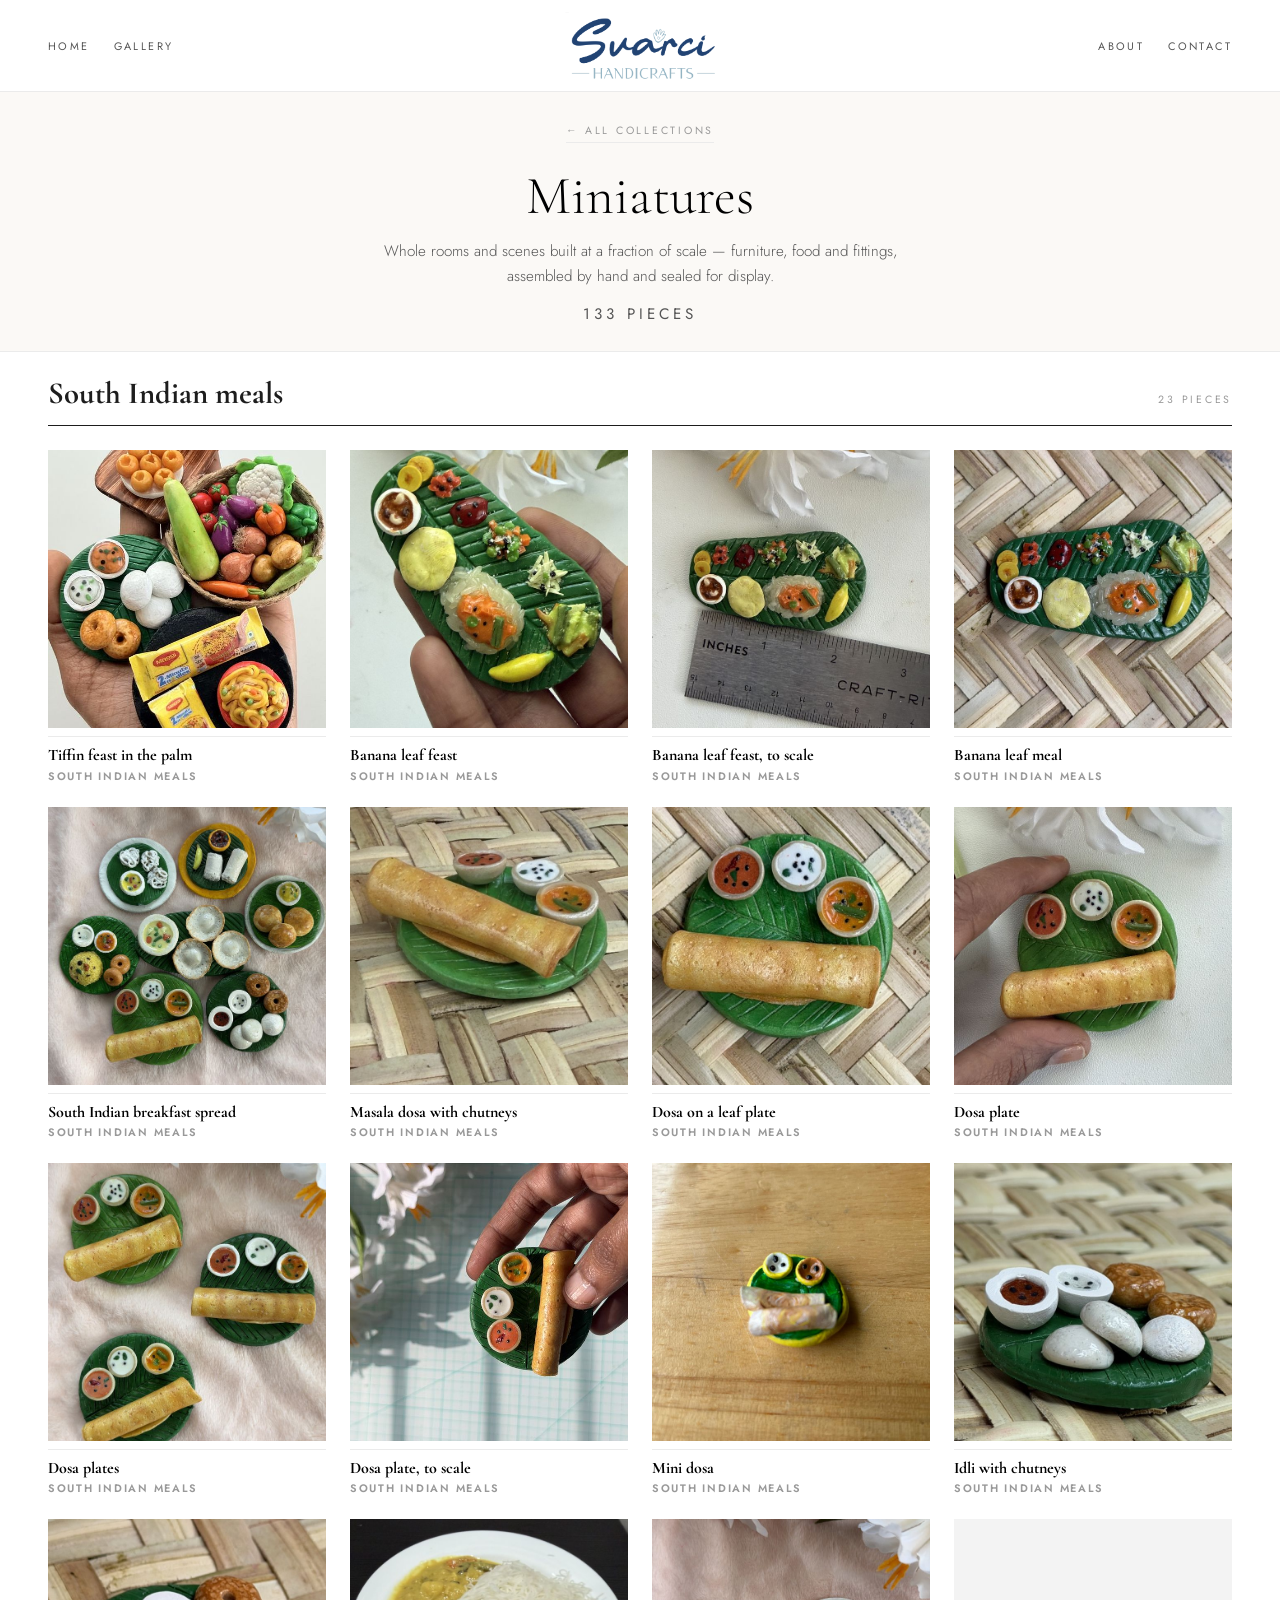
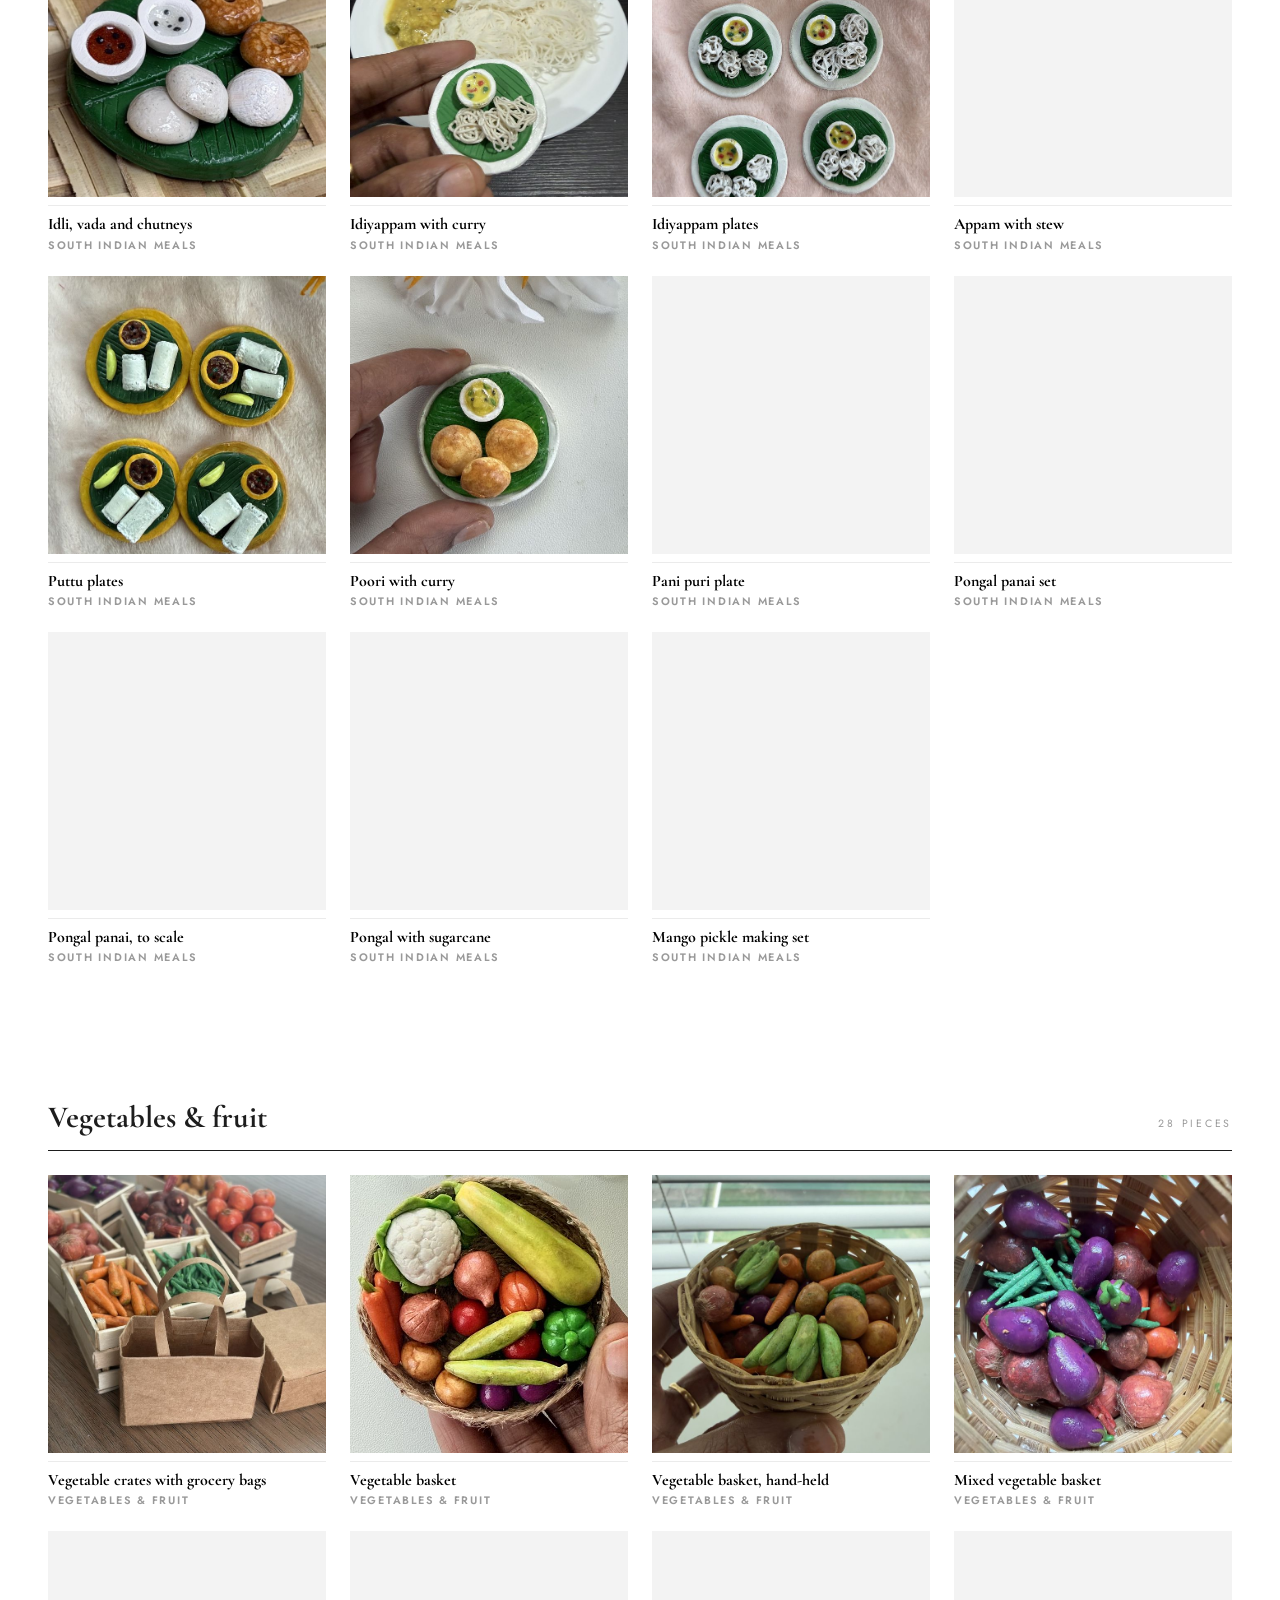
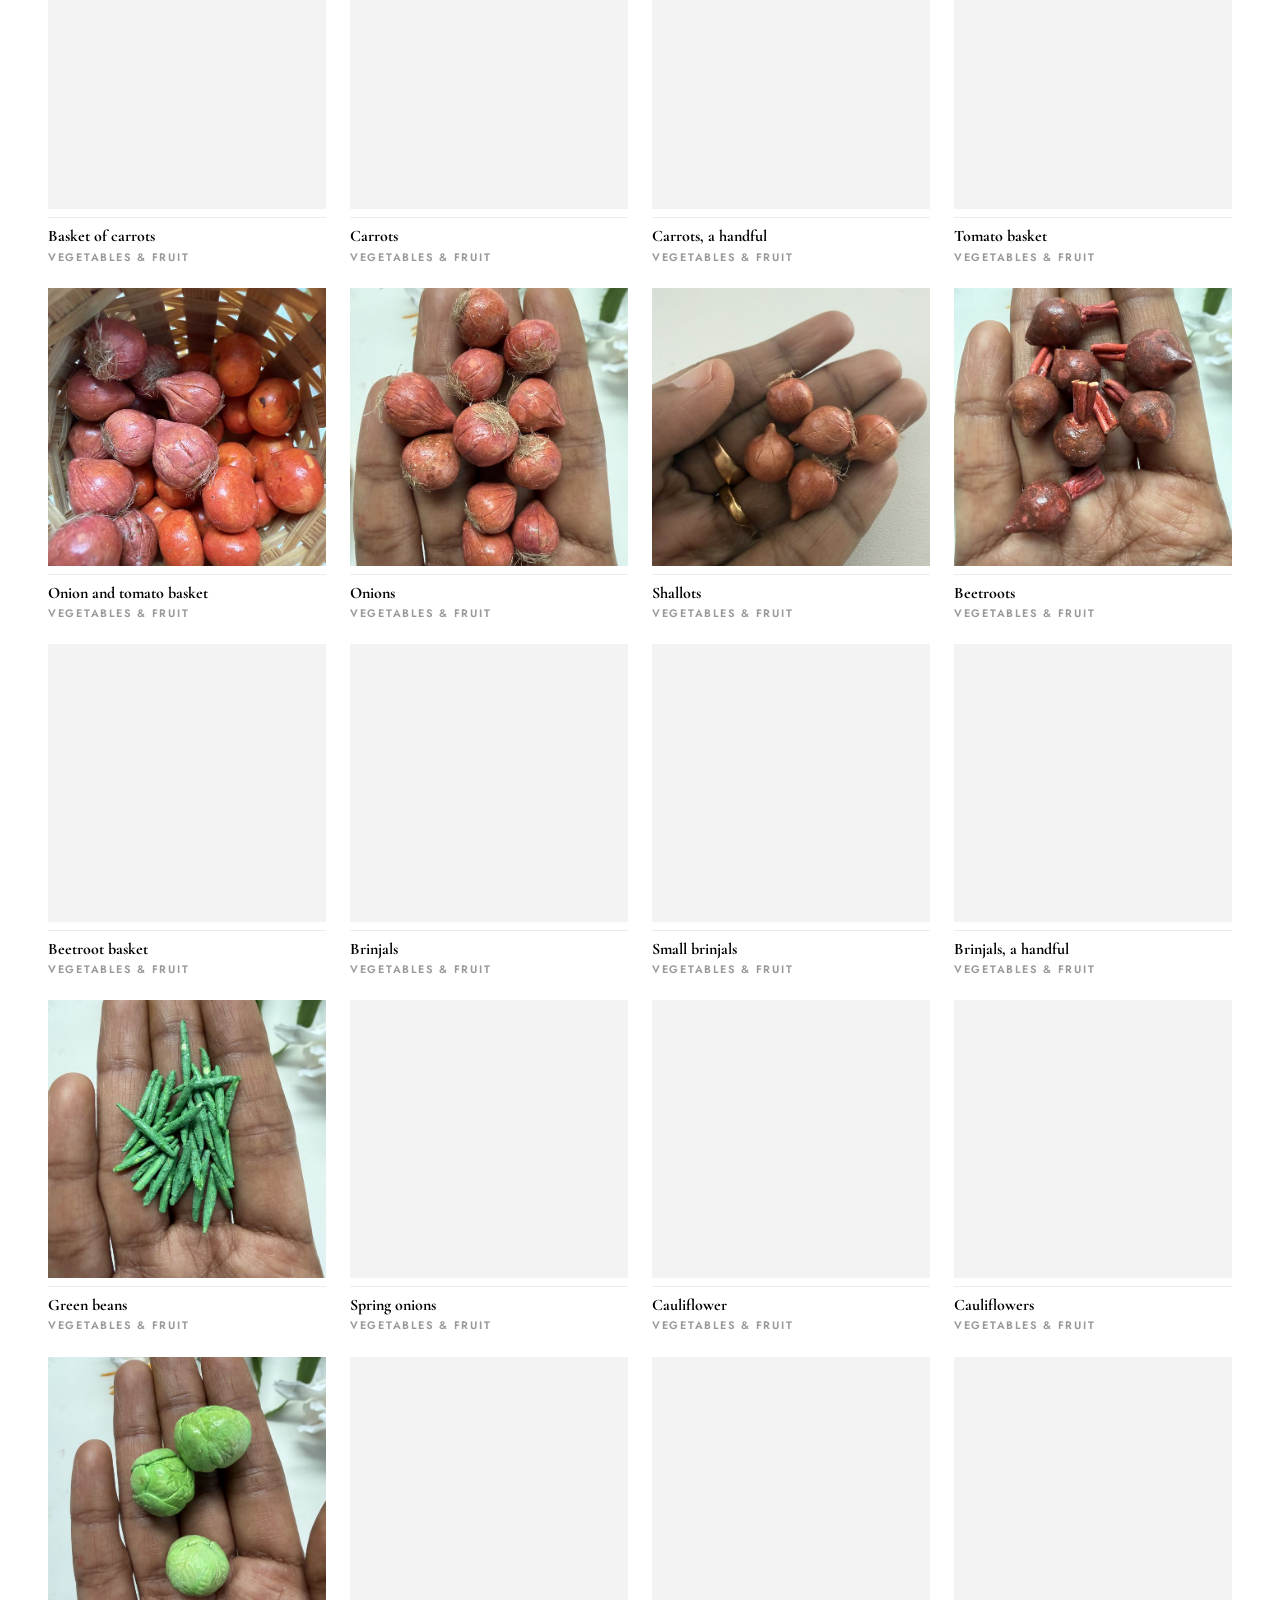
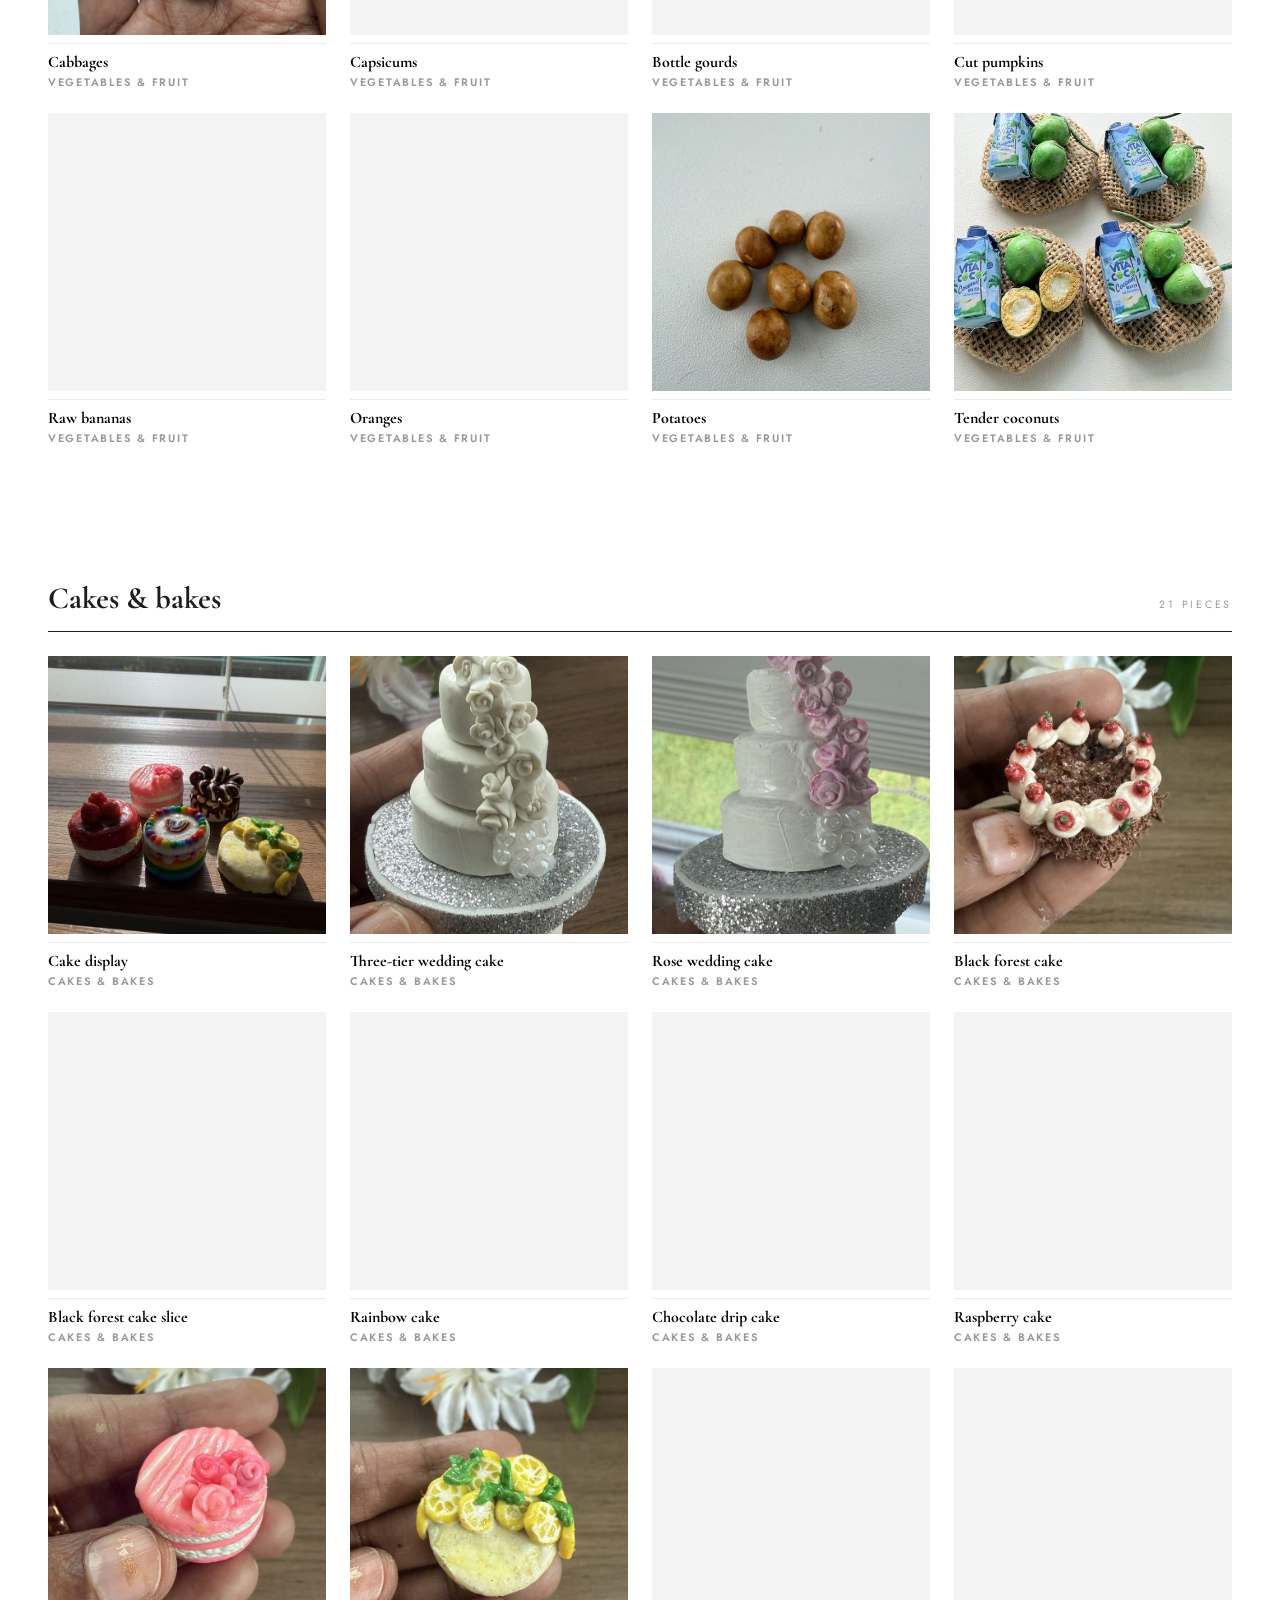
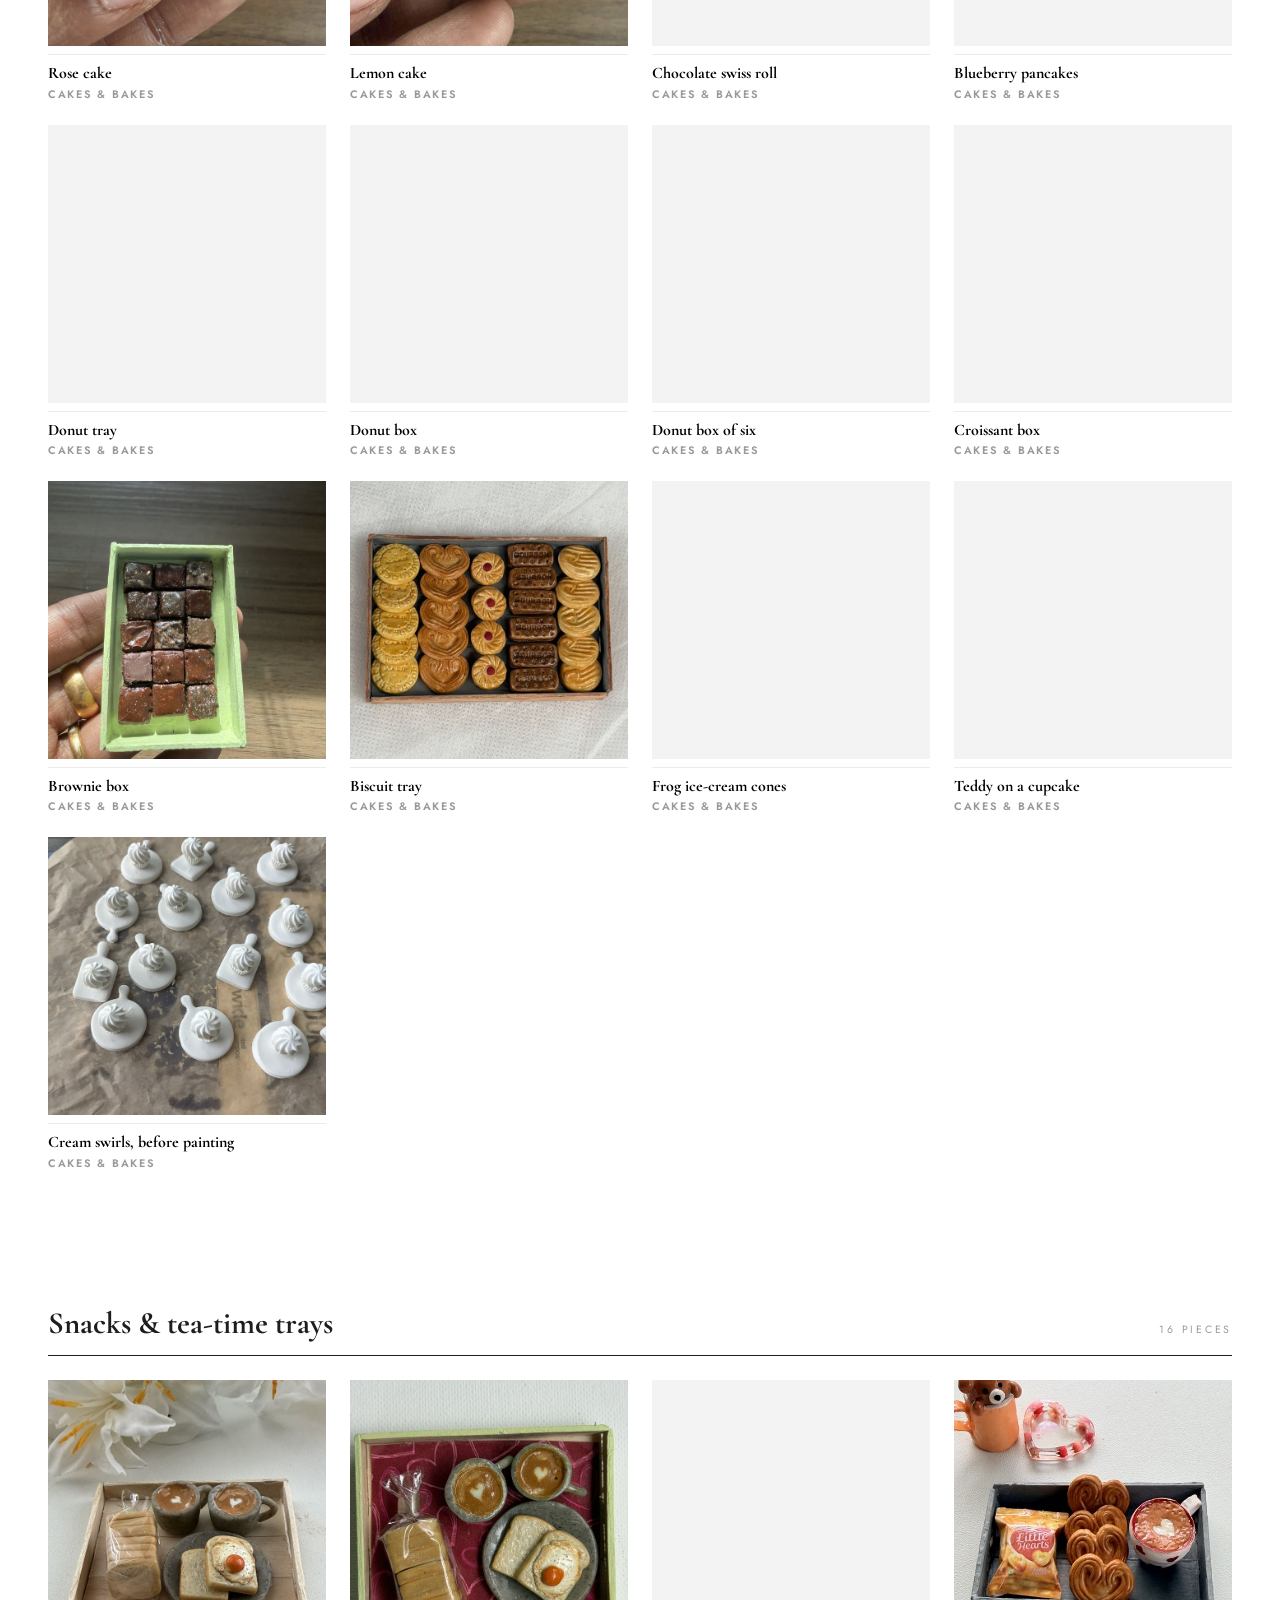
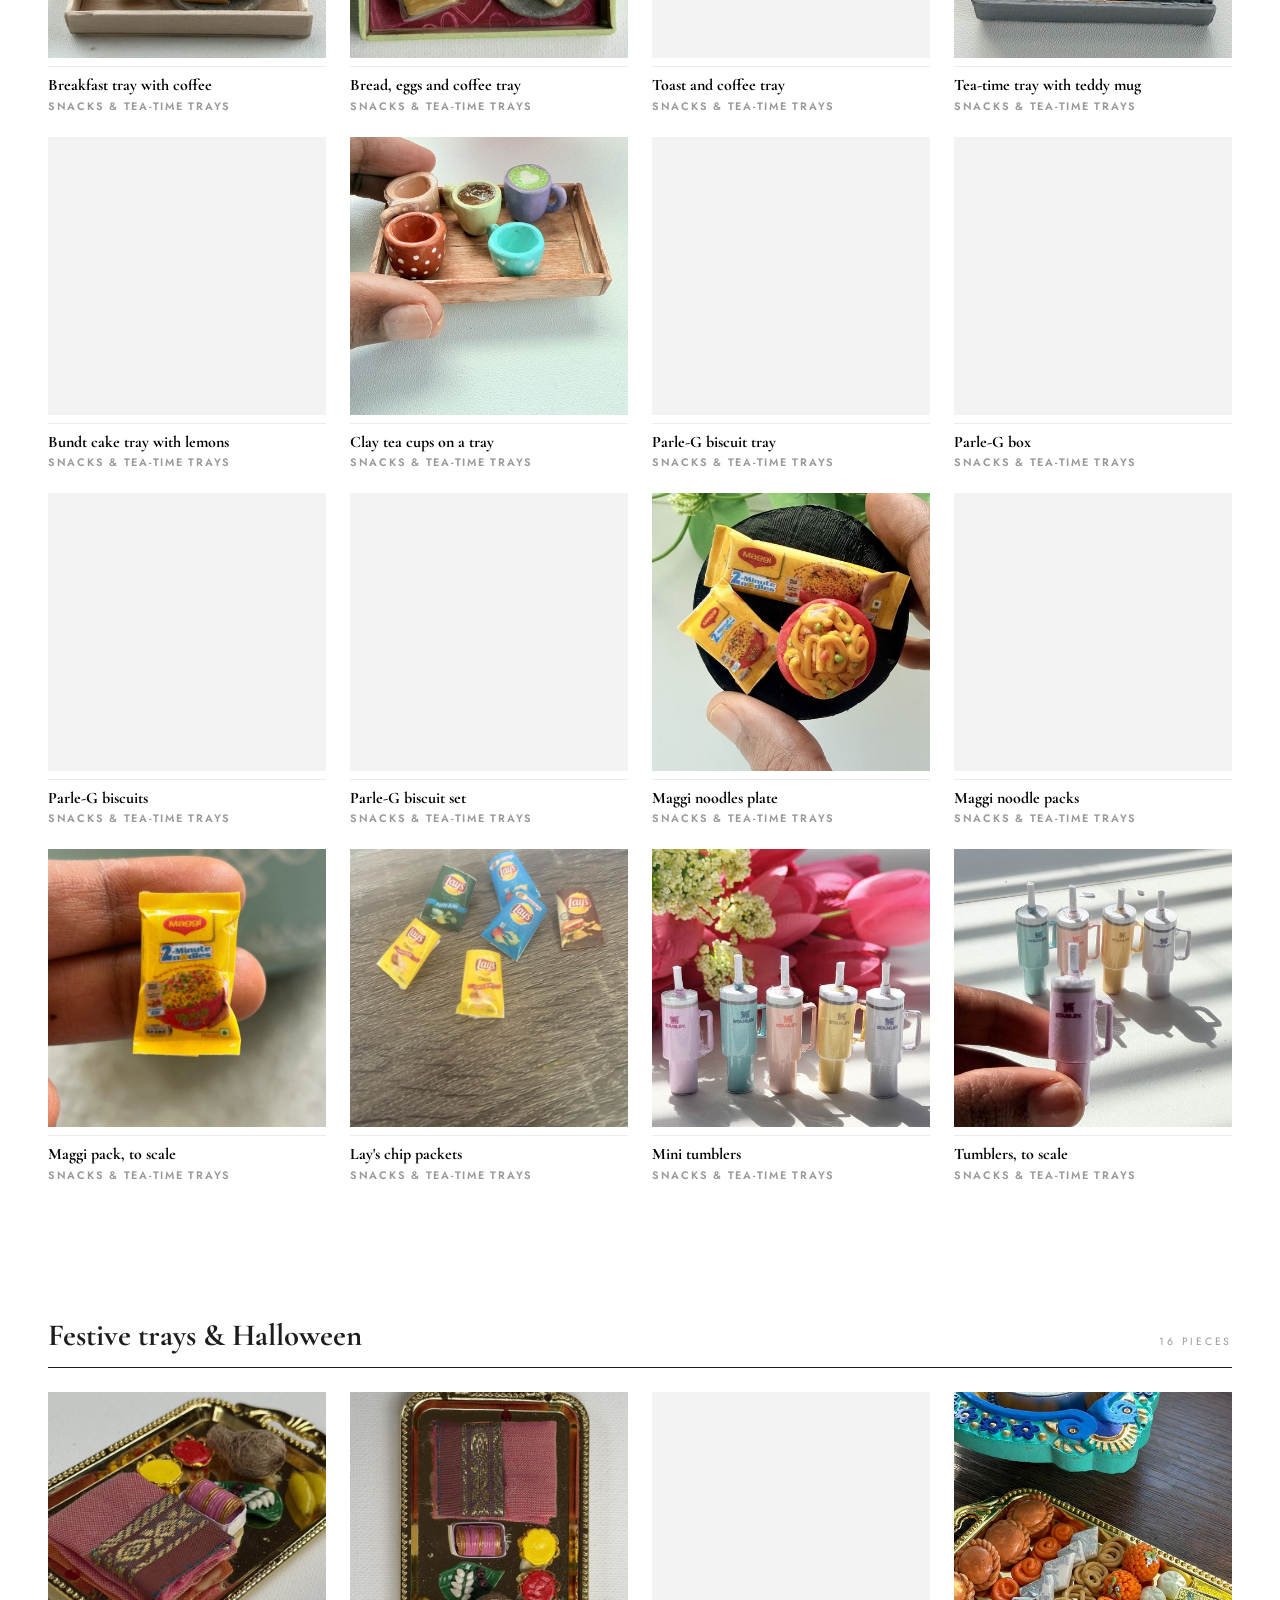
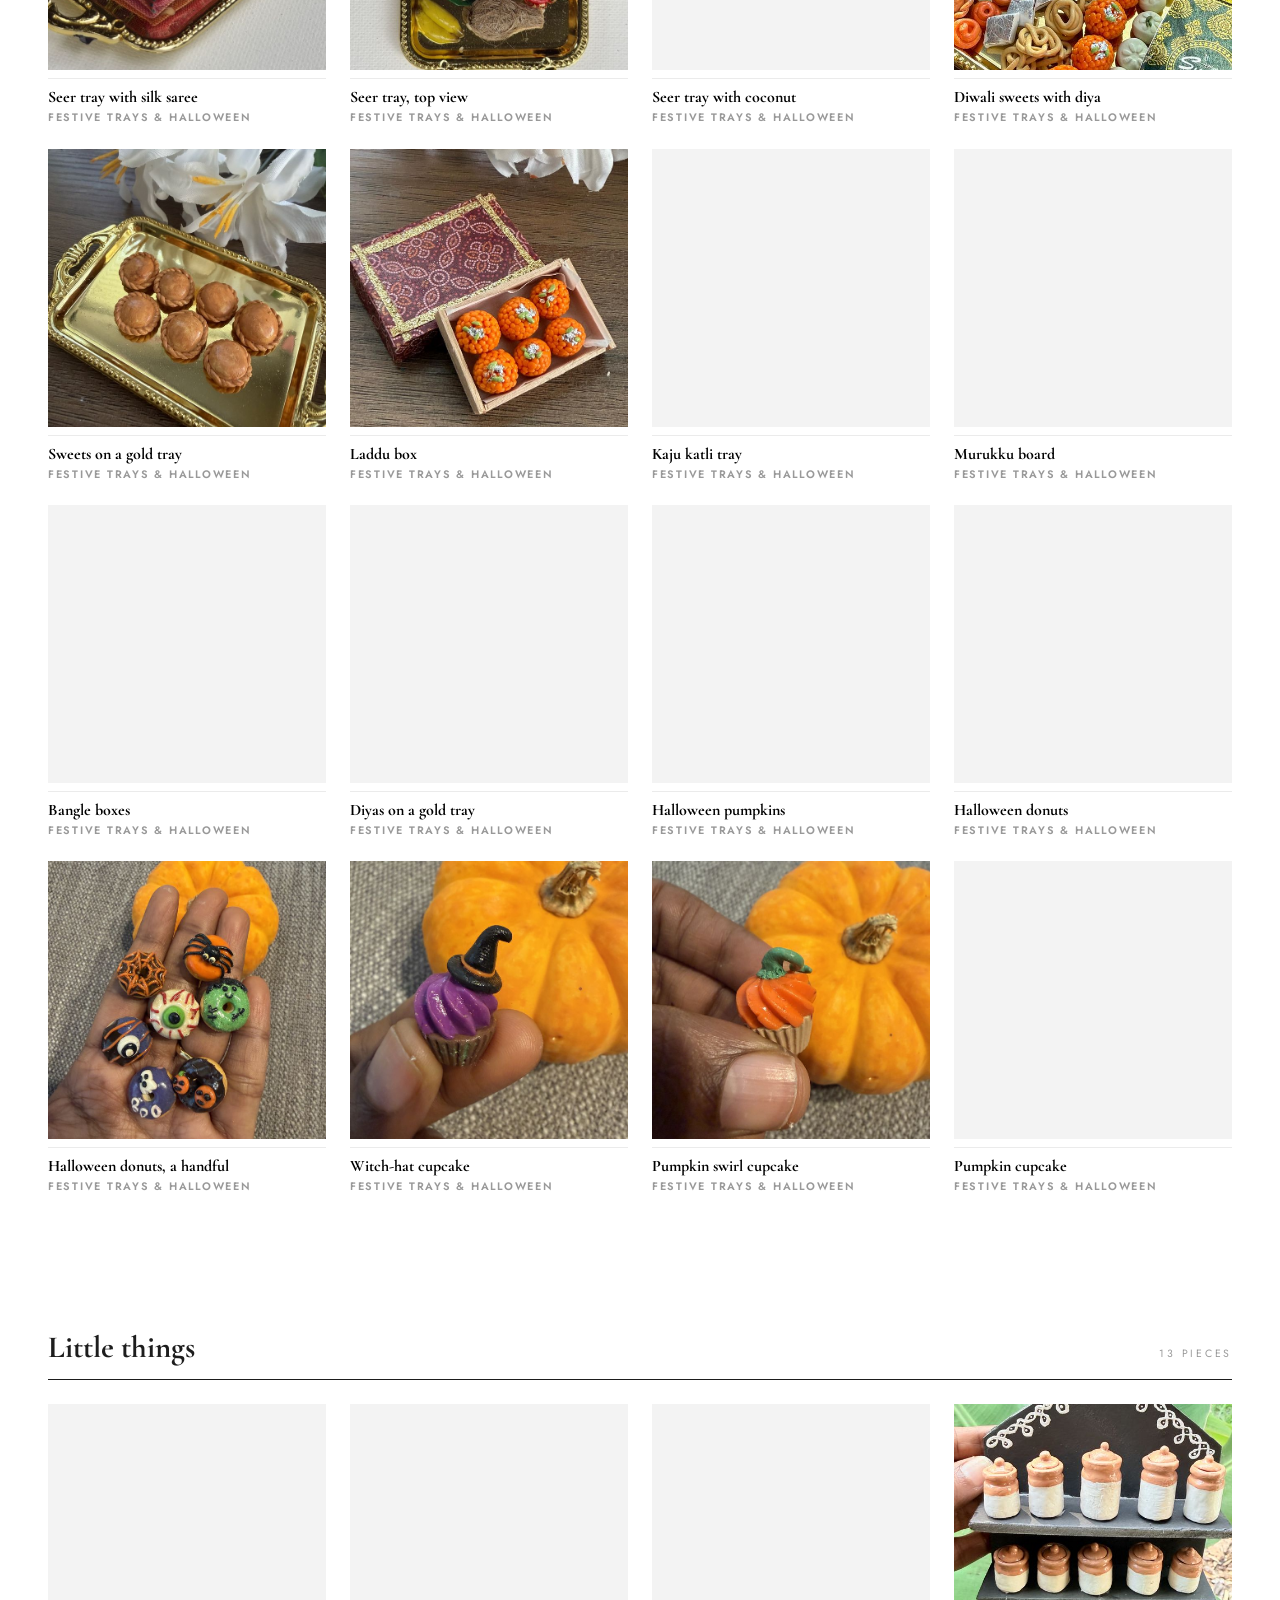
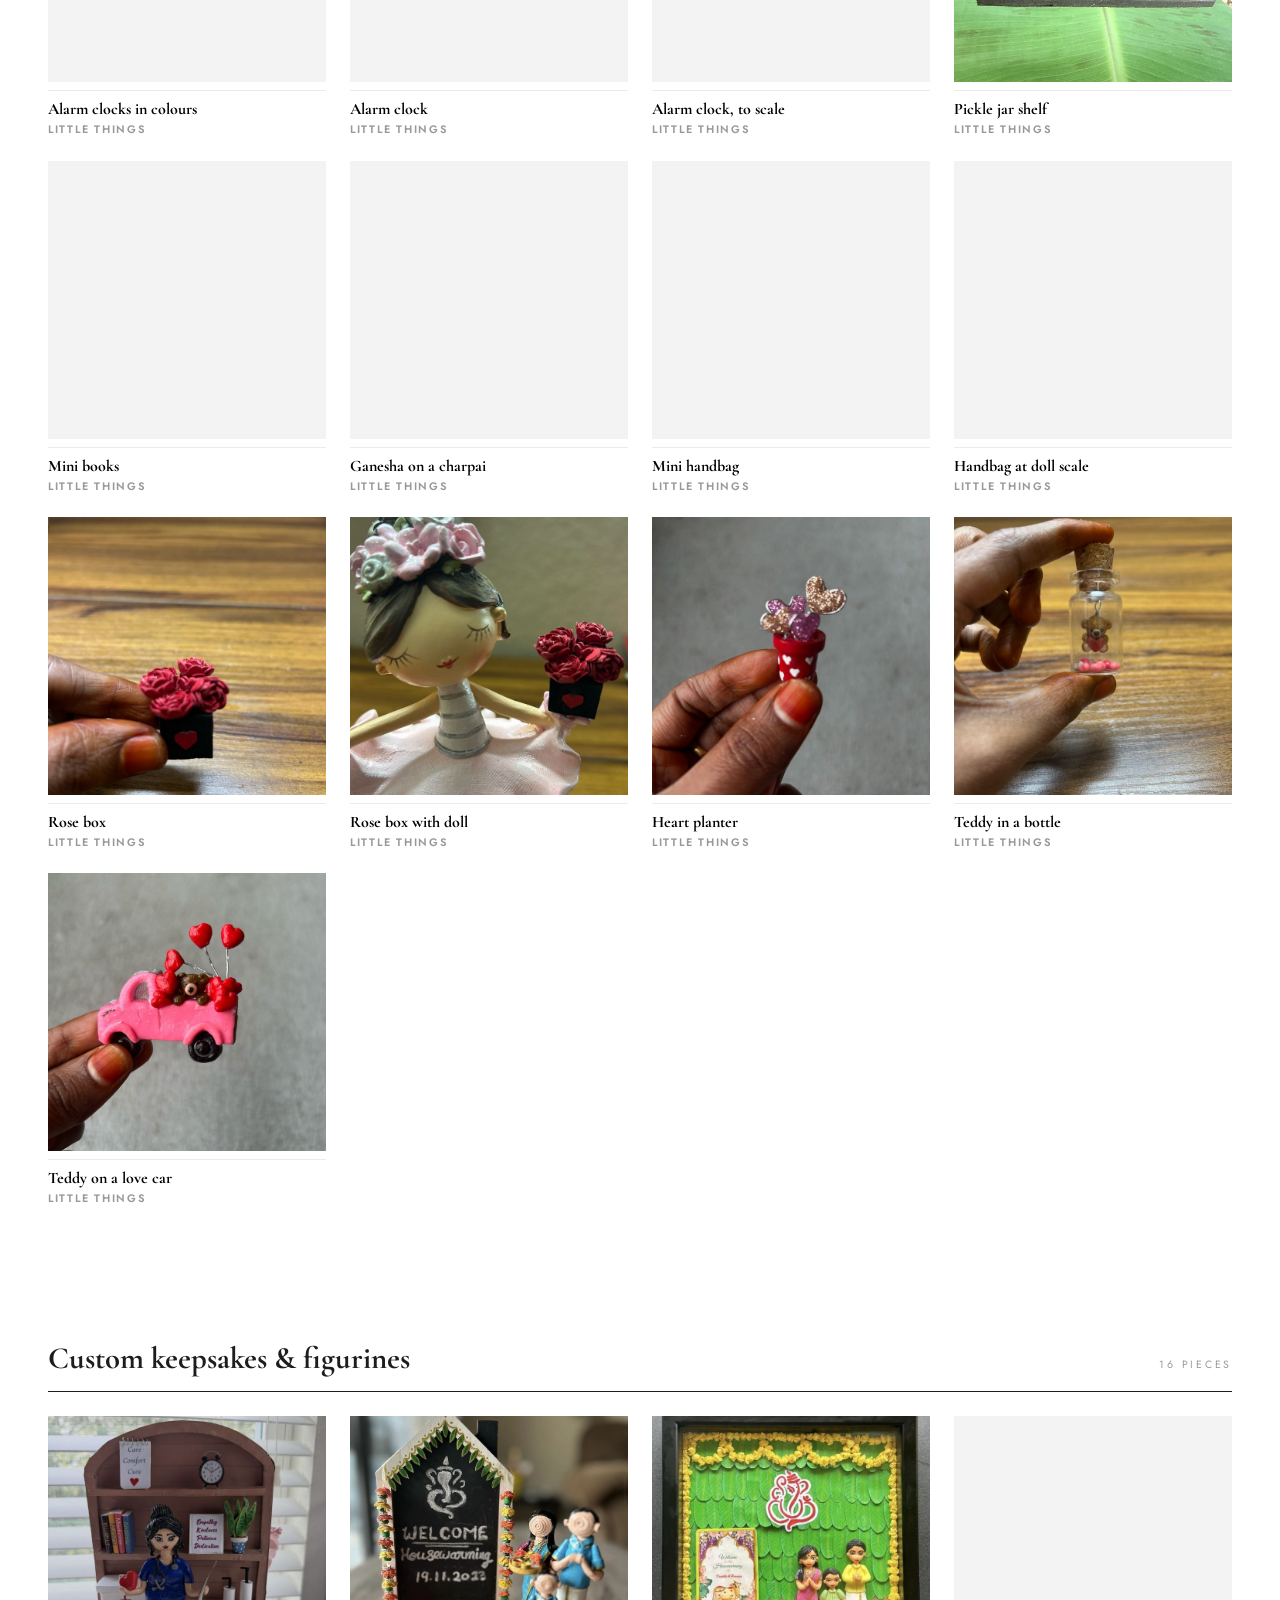
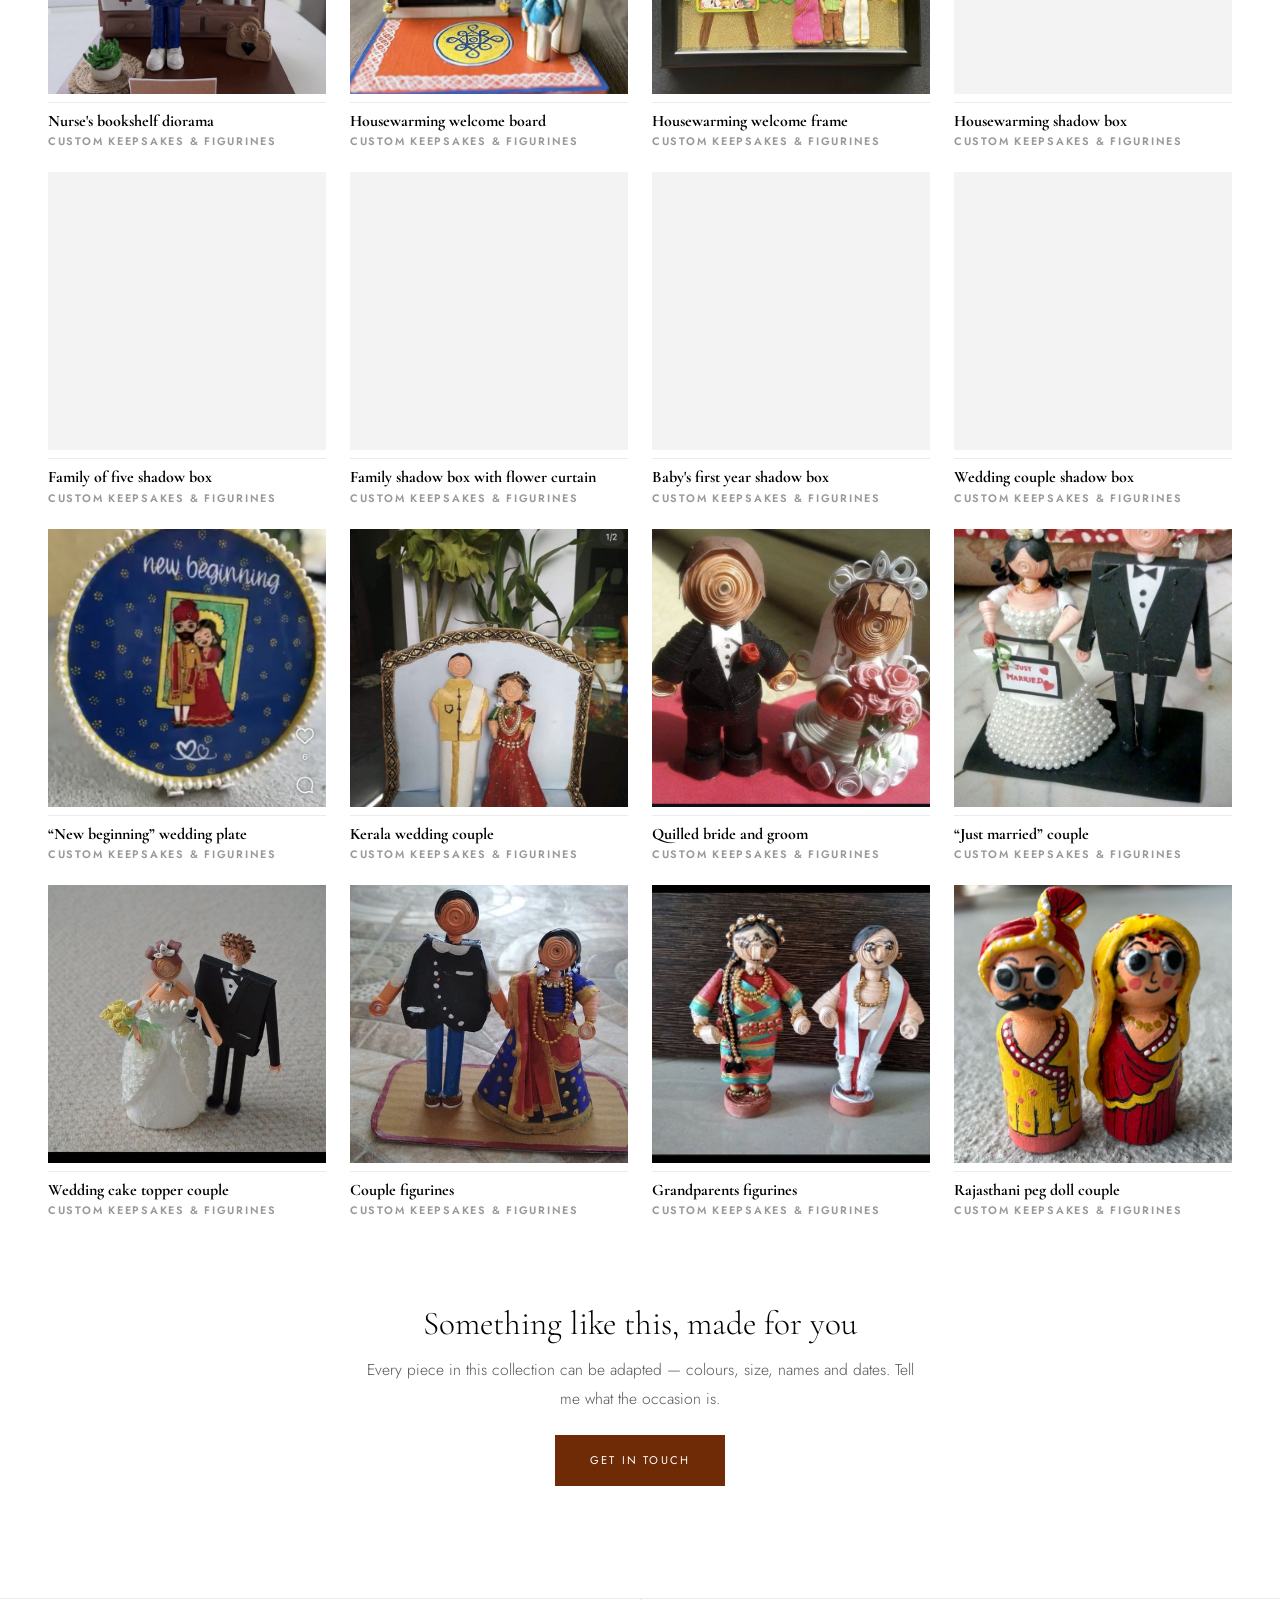
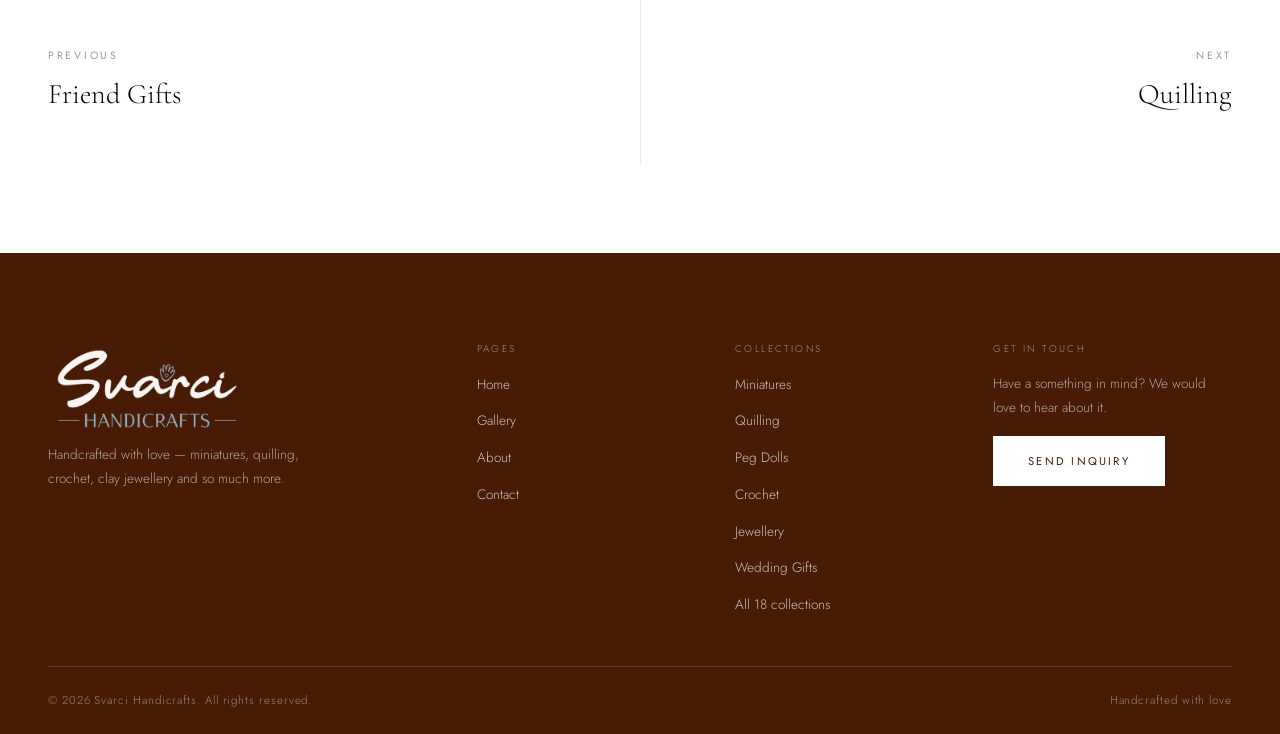
<file: collection.html>
<!DOCTYPE html>
<html lang="en">
<head>
<meta charset="UTF-8"/>
<meta name="viewport" content="width=device-width, initial-scale=1.0"/>
<title>Collection — Svarci Handicrafts</title>
<meta name="description" content="A Svarci Handicrafts collection — handcrafted pieces shown at full size."/>
<link rel="preconnect" href="https://fonts.googleapis.com"/>
<link rel="preconnect" href="https://fonts.gstatic.com" crossorigin/>
<link href="https://fonts.googleapis.com/css2?family=Cormorant+Garamond:ital,wght@0,300;0,400;0,500;1,300;1,400&family=Jost:wght@300;400;500&display=swap" rel="stylesheet"/>
<link rel="stylesheet" href="css/styles.css?v=11"/>
</head>
<body>

<nav class="site-nav">
<div class="nav-inner">
<ul class="nav-links desktop">
<li><a href="index.html" class="nav-link">Home</a></li>
<li><a href="gallery.html" class="nav-link">Gallery</a></li>
</ul>
<a href="index.html" class="nav-logo"><img src="uploads/svarci-logo-trim.png" alt="Svarci Handicrafts"/></a>
<ul class="nav-links right desktop">
<li><a href="about.html" class="nav-link">About</a></li>
<li><a href="contact.html" class="nav-link">Contact</a></li>
</ul>
<div class="nav-hamburger" aria-label="Menu"><span></span><span></span><span></span></div>
</div>
</nav>
<div class="mobile-menu">
<a href="index.html" class="nav-link">Home</a>
<a href="gallery.html" class="nav-link">Gallery</a>
<a href="about.html" class="nav-link">About</a>
<a href="contact.html" class="nav-link">Contact</a>
</div>

<main id="collectionRoot"></main>

<footer class="site-footer">
<div class="container">
<div class="footer-grid">
<div>
<div class="footer-brand-logo"><img src="uploads/svarci-logo-light.png" alt="Svarci Handicrafts"/></div>
<p class="footer-brand-desc">Handcrafted with love — miniatures, quilling, crochet, clay jewellery and so much more.</p>
</div>
<div>
<p class="footer-heading">Pages</p>
<ul class="footer-links">
<li><a href="index.html">Home</a></li>
<li><a href="gallery.html">Gallery</a></li>
<li><a href="about.html">About</a></li>
<li><a href="contact.html">Contact</a></li>
</ul>
</div>
<div>
<p class="footer-heading">Collections</p>
<ul class="footer-links">
<li><a href="collection.html?cat=miniatures">Miniatures</a></li>
<li><a href="collection.html?cat=quilling">Quilling</a></li>
<li><a href="collection.html?cat=peg-dolls">Peg Dolls</a></li>
<li><a href="collection.html?cat=crochet">Crochet</a></li>
<li><a href="collection.html?cat=jewellery">Jewellery</a></li>
<li><a href="collection.html?cat=wedding-gifts">Wedding Gifts</a></li>
<li><a href="gallery.html">All 18 collections</a></li>
</ul>
</div>
<div>
<p class="footer-heading">Get in touch</p>
<p class="footer-brand-desc">Have a something in mind? We would love to hear about it.</p>
<a href="contact.html" class="btn btn-terracotta" style="margin-top:1rem">Send inquiry</a>
</div>
</div>
<div class="footer-bottom"><span>© 2026 Svarci Handicrafts. All rights reserved.</span><span>Handcrafted with love</span></div>
</div>
</footer>

<script src="js/catalog.js?v=4"></script>
<script src="js/gallery.js"></script>
<script src="js/main.js"></script>
<script src="js/collections.js?v=5"></script>
</body>
</html>
</file>
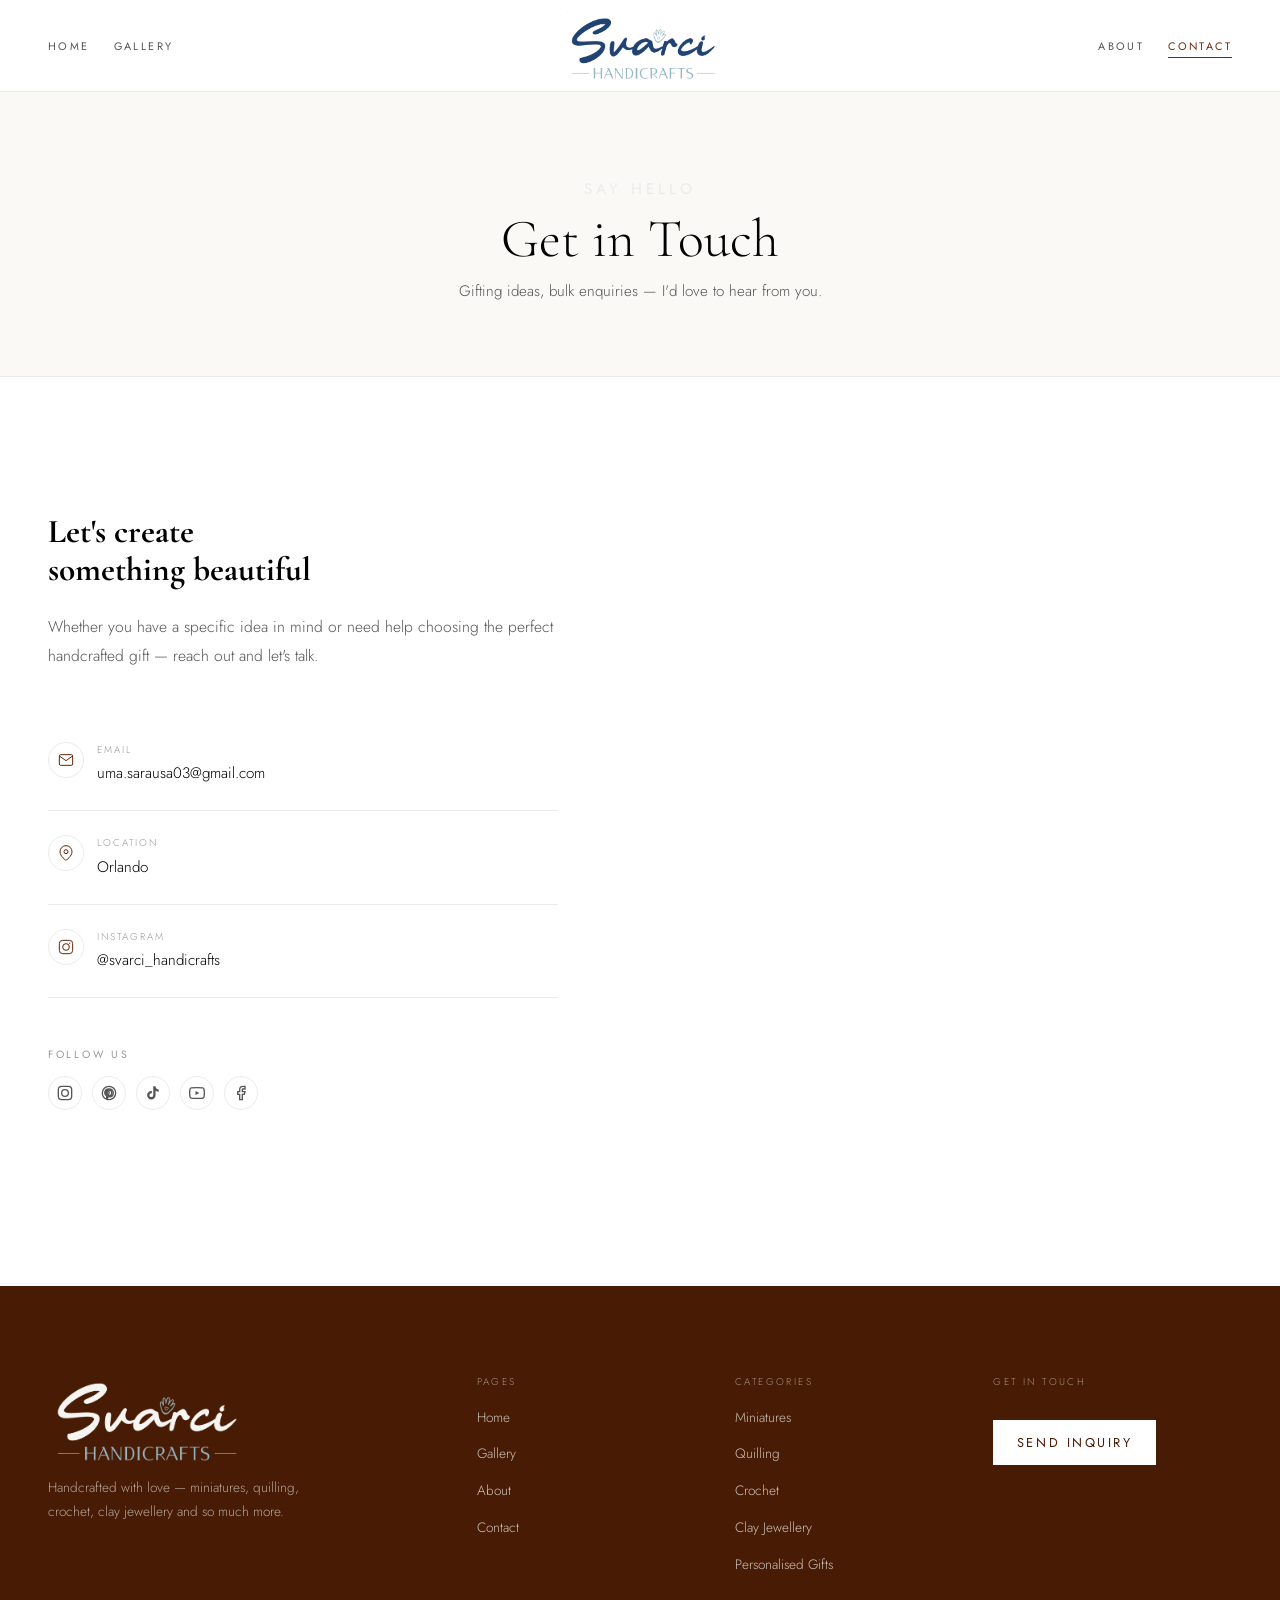
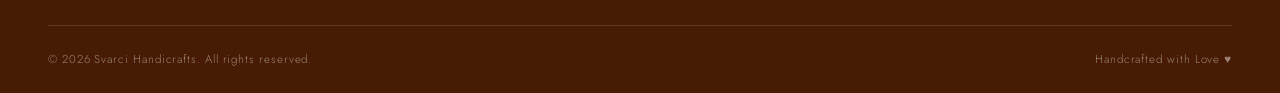
<file: contact.html>
<!DOCTYPE html>
<html lang="en">
<head>
  <meta charset="UTF-8"/>
  <meta name="viewport" content="width=device-width, initial-scale=1.0"/>
  <title>Contact — Svarci Handicrafts</title>
  <meta name="description" content="Get in touch with Svarci Handicrafts, inquiries and collaborations."/>
  <link rel="preconnect" href="https://fonts.googleapis.com"/>
  <link href="https://fonts.googleapis.com/css2?family=Cormorant+Garamond:ital,wght@0,300;0,400;0,500;1,300;1,400&family=Jost:wght@300;400;500&display=swap" rel="stylesheet"/>
  <link rel="stylesheet" href="css/styles.css?v=11"/>
<style>.display-lg,.display-md{font-weight:700}</style>
</head>
<body>

<!-- NAV -->
<nav class="site-nav">
  <div class="nav-inner">
    <ul class="nav-links desktop">
      <li><a href="index.html"   class="nav-link">Home</a></li>
      <li><a href="gallery.html" class="nav-link">Gallery</a></li>
    </ul>
    <a href="index.html" class="nav-logo">
      <img src="uploads/svarci-logo-trim.png" alt="Svarci Handicrafts"/>
    </a>
    <ul class="nav-links right desktop">
      <li><a href="about.html"   class="nav-link">About</a></li>
      <li><a href="contact.html" class="nav-link">Contact</a></li>
    </ul>
    <div class="nav-hamburger"><span></span><span></span><span></span></div>
  </div>
</nav>
<div class="mobile-menu">
  <a href="index.html"   class="nav-link">Home</a>
  <a href="gallery.html" class="nav-link">Gallery</a>
  <a href="about.html"   class="nav-link">About</a>
  <a href="contact.html" class="nav-link">Contact</a>
</div>

<!-- PAGE HERO -->
<div class="page-hero" style="background:#FBF9F6">
  <p class="text-overline" style="color:var(--sand)">Say Hello</p>
  <h1 class="display-lg" style="margin-top:0.5rem">Get in Touch</h1>
  <p style="max-width:480px;margin:0.75rem auto 0">Gifting ideas, bulk enquiries — I'd love to hear from you.</p>
</div>

<!-- CONTACT SECTION -->
<section class="section">
  <div class="container">
    <div class="contact-grid">

      <!-- Info column -->
      <div class="fade-up">
        <h2 class="display-md" style="margin-bottom:var(--sp-md)">Let's create<br/>something beautiful</h2>
        <p class="text-body" style="margin-bottom:var(--sp-lg)">Whether you have a specific idea in mind or need help choosing the perfect handcrafted gift — reach out and let's talk.</p>

        <div class="contact-info-item">
          <div class="contact-info-icon">
            <svg viewBox="0 0 24 24"><path d="M4 4h16c1.1 0 2 .9 2 2v12c0 1.1-.9 2-2 2H4c-1.1 0-2-.9-2-2V6c0-1.1.9-2 2-2z"/><polyline points="22,6 12,13 2,6"/></svg>
          </div>
          <div>
            <div class="contact-info-label">Email</div>
            <div class="contact-info-value"><a href="mailto:uma.sarausa03@gmail.com">uma.sarausa03@gmail.com</a></div>
          </div>
        </div>

        <div class="contact-info-item">
          <div class="contact-info-icon">
            <svg viewBox="0 0 24 24"><path d="M21 10c0 7-9 13-9 13s-9-6-9-13a9 9 0 0 1 18 0z"/><circle cx="12" cy="10" r="3"/></svg>
          </div>
          <div>
            <div class="contact-info-label">Location</div>
            <div class="contact-info-value">Orlando</div>
          </div>
        </div>

        <div class="contact-info-item">
          <div class="contact-info-icon">
            <svg viewBox="0 0 24 24"><rect x="2" y="2" width="20" height="20" rx="5"/><circle cx="12" cy="12" r="5"/><circle cx="17.5" cy="6.5" r="1" fill="var(--terracotta)" stroke="none"/></svg>
          </div>
          <div>
            <div class="contact-info-label">Instagram</div>
            <div class="contact-info-value"><a href="https://www.instagram.com/svarci_handicrafts/" target="_blank" rel="noopener">@svarci_handicrafts</a></div>
          </div>
        </div>

        <div class="contact-info-item" style="display:none">
          <div class="contact-info-icon">
            <svg viewBox="0 0 24 24"><path d="M21 11.5a8.38 8.38 0 0 1-.9 3.8 8.5 8.5 0 0 1-7.6 4.7 8.38 8.38 0 0 1-3.8-.9L3 21l1.9-5.7a8.38 8.38 0 0 1-.9-3.8 8.5 8.5 0 0 1 4.7-7.6 8.38 8.38 0 0 1 3.8-.9h.5a8.48 8.48 0 0 1 8 8v.5z"/></svg>
          </div>
          <div>
            <div class="contact-info-label">WhatsApp</div>
            <div class="contact-info-value">+1 — — — — — — — —</div>
          </div>
        </div>

        <!-- Social quick links -->
        <div style="margin-top:var(--sp-lg)">
          <p class="text-overline" style="margin-bottom:var(--sp-sm)">Follow us</p>
          <div style="display:flex;gap:10px;flex-wrap:wrap">
            <a href="https://www.instagram.com/svarci_handicrafts/" target="_blank" rel="noopener" class="footer-social-btn" style="border-color:var(--sand);color:var(--brown-mid)" aria-label="Instagram">
              <svg viewBox="0 0 24 24" fill="none" stroke="currentColor" stroke-width="2" style="width:16px;height:16px"><rect x="2" y="2" width="20" height="20" rx="5"/><circle cx="12" cy="12" r="5"/></svg>
            </a>
            <a href="#" class="footer-social-btn is-hidden" hidden style="border-color:var(--sand);color:var(--brown-mid)" aria-label="WhatsApp">
              <svg viewBox="0 0 24 24" fill="none" stroke="currentColor" stroke-width="2" style="width:16px;height:16px"><path d="M21 11.5a8.38 8.38 0 0 1-.9 3.8 8.5 8.5 0 0 1-7.6 4.7 8.38 8.38 0 0 1-3.8-.9L3 21l1.9-5.7a8.38 8.38 0 0 1-.9-3.8 8.5 8.5 0 0 1 4.7-7.6 8.38 8.38 0 0 1 3.8-.9h.5a8.48 8.48 0 0 1 8 8v.5z"/></svg>
            </a>
            <a href="https://pin.it/5KSjL2XBw" target="_blank" rel="noopener" class="footer-social-btn" style="border-color:var(--sand);color:var(--brown-mid)" aria-label="Pinterest">
              <svg viewBox="0 0 24 24" fill="none" stroke="currentColor" stroke-width="2" style="width:16px;height:16px"><path d="M12 2C6.477 2 2 6.477 2 12c0 4.236 2.636 7.855 6.356 9.312-.088-.791-.167-2.005.035-2.868.181-.78 1.172-4.97 1.172-4.97s-.299-.598-.299-1.482c0-1.388.806-2.428 1.808-2.428.852 0 1.265.64 1.265 1.408 0 .858-.546 2.14-.828 3.33-.236.995.499 1.806 1.476 1.806 1.772 0 3.136-1.867 3.136-4.563 0-2.385-1.715-4.052-4.163-4.052-2.834 0-4.498 2.126-4.498 4.322 0 .856.33 1.772.741 2.273a.3.3 0 0 1 .069.286c-.075.314-.243.995-.276 1.134-.044.183-.146.222-.337.134-1.249-.581-2.03-2.407-2.03-3.874 0-3.154 2.292-6.052 6.608-6.052 3.469 0 6.165 2.473 6.165 5.776 0 3.447-2.173 6.22-5.19 6.22-1.013 0-1.966-.527-2.292-1.148l-.623 2.378c-.226.869-.835 1.958-1.244 2.621.937.29 1.931.446 2.962.446 5.523 0 10-4.477 10-10S17.523 2 12 2z"/></svg>
            </a>
            <a href="https://www.tiktok.com/@umasara03" target="_blank" rel="noopener" class="footer-social-btn" style="border-color:var(--sand);color:var(--brown-mid)" aria-label="TikTok">
              <svg viewBox="0 0 24 24" fill="currentColor" style="width:16px;height:16px"><path d="M19.59 6.69a4.83 4.83 0 0 1-3.77-4.25V2h-3.45v13.67a2.89 2.89 0 0 1-2.88 2.5 2.89 2.89 0 0 1-2.89-2.89 2.89 2.89 0 0 1 2.89-2.89c.28 0 .54.04.79.1V9.01a6.28 6.28 0 0 0-.79-.05 6.34 6.34 0 0 0-6.34 6.34 6.34 6.34 0 0 0 6.34 6.34 6.34 6.34 0 0 0 6.33-6.34V8.73a8.18 8.18 0 0 0 4.78 1.52V6.79a4.85 4.85 0 0 1-1.01-.1z"/></svg>
            </a>
            <a href="https://www.youtube.com/@svarcihandicrafts" target="_blank" rel="noopener" class="footer-social-btn" style="border-color:var(--sand);color:var(--brown-mid)" aria-label="YouTube">
              <svg viewBox="0 0 24 24" fill="none" stroke="currentColor" stroke-width="2" style="width:16px;height:16px"><path d="M22.54 6.42a2.78 2.78 0 0 0-1.95-1.96C18.88 4 12 4 12 4s-6.88 0-8.59.46a2.78 2.78 0 0 0-1.95 1.96A29 29 0 0 0 1 12a29 29 0 0 0 .46 5.58A2.78 2.78 0 0 0 3.41 19.6C5.12 20 12 20 12 20s6.88 0 8.59-.46a2.78 2.78 0 0 0 1.95-1.95A29 29 0 0 0 23 12a29 29 0 0 0-.46-5.58z"/><polygon points="9.75 15.02 15.5 12 9.75 8.98 9.75 15.02" fill="currentColor" stroke="none"/></svg>
            </a>
            <a href="https://www.facebook.com/people/Svarci-Handicrafts/100063672683499/" target="_blank" rel="noopener" class="footer-social-btn" style="border-color:var(--sand);color:var(--brown-mid)" aria-label="Facebook">
              <svg viewBox="0 0 24 24" fill="none" stroke="currentColor" stroke-width="2" style="width:16px;height:16px"><path d="M18 2h-3a5 5 0 0 0-5 5v3H7v4h3v8h4v-8h3l1-4h-4V7a1 1 0 0 1 1-1h3z"/></svg>
            </a>
          </div>
        </div>
      </div>

      <!-- Form column -->
      <div class="fade-up" style="background:var(--cream-mid);padding:var(--sp-lg);border:1px solid var(--sand);display:none">
        <h3 class="display-md" style="font-size:1.4rem;margin-bottom:var(--sp-md)">Send an Inquiry</h3>
        <form class="contact-form" novalidate>
          <div class="form-row">
            <div class="form-group">
              <label class="form-label" for="fname">First Name</label>
              <input class="form-input" type="text" id="fname" name="fname" placeholder="Your first name" required/>
            </div>
            <div class="form-group">
              <label class="form-label" for="lname">Last Name</label>
              <input class="form-input" type="text" id="lname" name="lname" placeholder="Your last name"/>
            </div>
          </div>
          <div class="form-group">
            <label class="form-label" for="email">Email Address</label>
            <input class="form-input" type="email" id="email" name="email" placeholder="you@email.com" required/>
          </div>
          <div class="form-group">
            <label class="form-label" for="phone">Phone / WhatsApp</label>
            <input class="form-input" type="tel" id="phone" name="phone" placeholder="+91 98765 43210"/>
          </div>
          <div class="form-group">
            <label class="form-label" for="category">Product Category</label>
            <select class="form-select" id="category" name="category">
              <option value="">— Select a category —</option>
              <option>Miniatures</option>
              <option>Quilling</option>
              <option>3D Quilling Dolls</option>
              <option>Peg Dolls</option>
              <option>Crochet</option>
              <option>Clay Jewellery</option>
              <option>Cricut</option>
              <option>Personalised Gifts</option>
              <option>Return Gifts</option>
              <option>Decor</option>
              <option>Other / Not Sure</option>
            </select>
          </div>
          <div class="form-group">
            <label class="form-label" for="message">Tell me about your idea</label>
            <textarea class="form-textarea" id="message" name="message" placeholder="Describe what you're looking for — occasion, quantity, any specific details..."></textarea>
          </div>
          <button type="submit" class="btn btn-primary" style="width:100%;justify-content:center;padding:1rem">Send Message</button>
          <p style="font-size:0.75rem;color:var(--brown-light);text-align:center;margin-top:var(--sp-sm)">I'll get back to you within 24 hours ♥</p>
        </form>
      </div>

    </div>
  </div>
</section>



<!-- FOOTER -->
<footer class="site-footer">
  <div class="container">
    <div class="footer-grid">
      <div>
        <div class="footer-brand-logo"><img src="uploads/svarci-logo-light.png" alt="Svarci Handicrafts"/></div>
        <p class="footer-brand-desc">Handcrafted with love — miniatures, quilling, crochet, clay jewellery and so much more.</p>
      </div>
      <div>
        <p class="footer-heading">Pages</p>
        <ul class="footer-links">
          <li><a href="index.html">Home</a></li>
          <li><a href="gallery.html">Gallery</a></li>
          <li><a href="about.html">About</a></li>
          <li><a href="contact.html">Contact</a></li>
        </ul>
      </div>
      <div>
        <p class="footer-heading">Categories</p>
        <ul class="footer-links">
          <li><a href="collection.html?cat=miniatures">Miniatures</a></li>
          <li><a href="collection.html?cat=quilling">Quilling</a></li>
          <li><a href="collection.html?cat=crochet">Crochet</a></li>
          <li><a href="collection.html?cat=clay-jewellery">Clay Jewellery</a></li>
          <li><a href="collection.html?cat=personalised">Personalised Gifts</a></li>
        </ul>
      </div>
      <div>
        <p class="footer-heading">Get in Touch</p>
        <p style="font-size:0.85rem;color:var(--brown-light);line-height:1.8"></p>
        <a href="contact.html" class="btn btn-terracotta" style="margin-top:1rem;font-size:0.8rem;padding:0.7rem 1.4rem">Send Inquiry</a>
      </div>
    </div>
    <div class="footer-bottom">
      <span>© 2026 Svarci Handicrafts. All rights reserved.</span>
      <span>Handcrafted with Love ♥</span>
    </div>
  </div>
</footer>

<script src="js/catalog.js?v=4"></script>
<script src="js/gallery.js"></script>
<script src="js/main.js"></script>
</body>
</html>
</file>
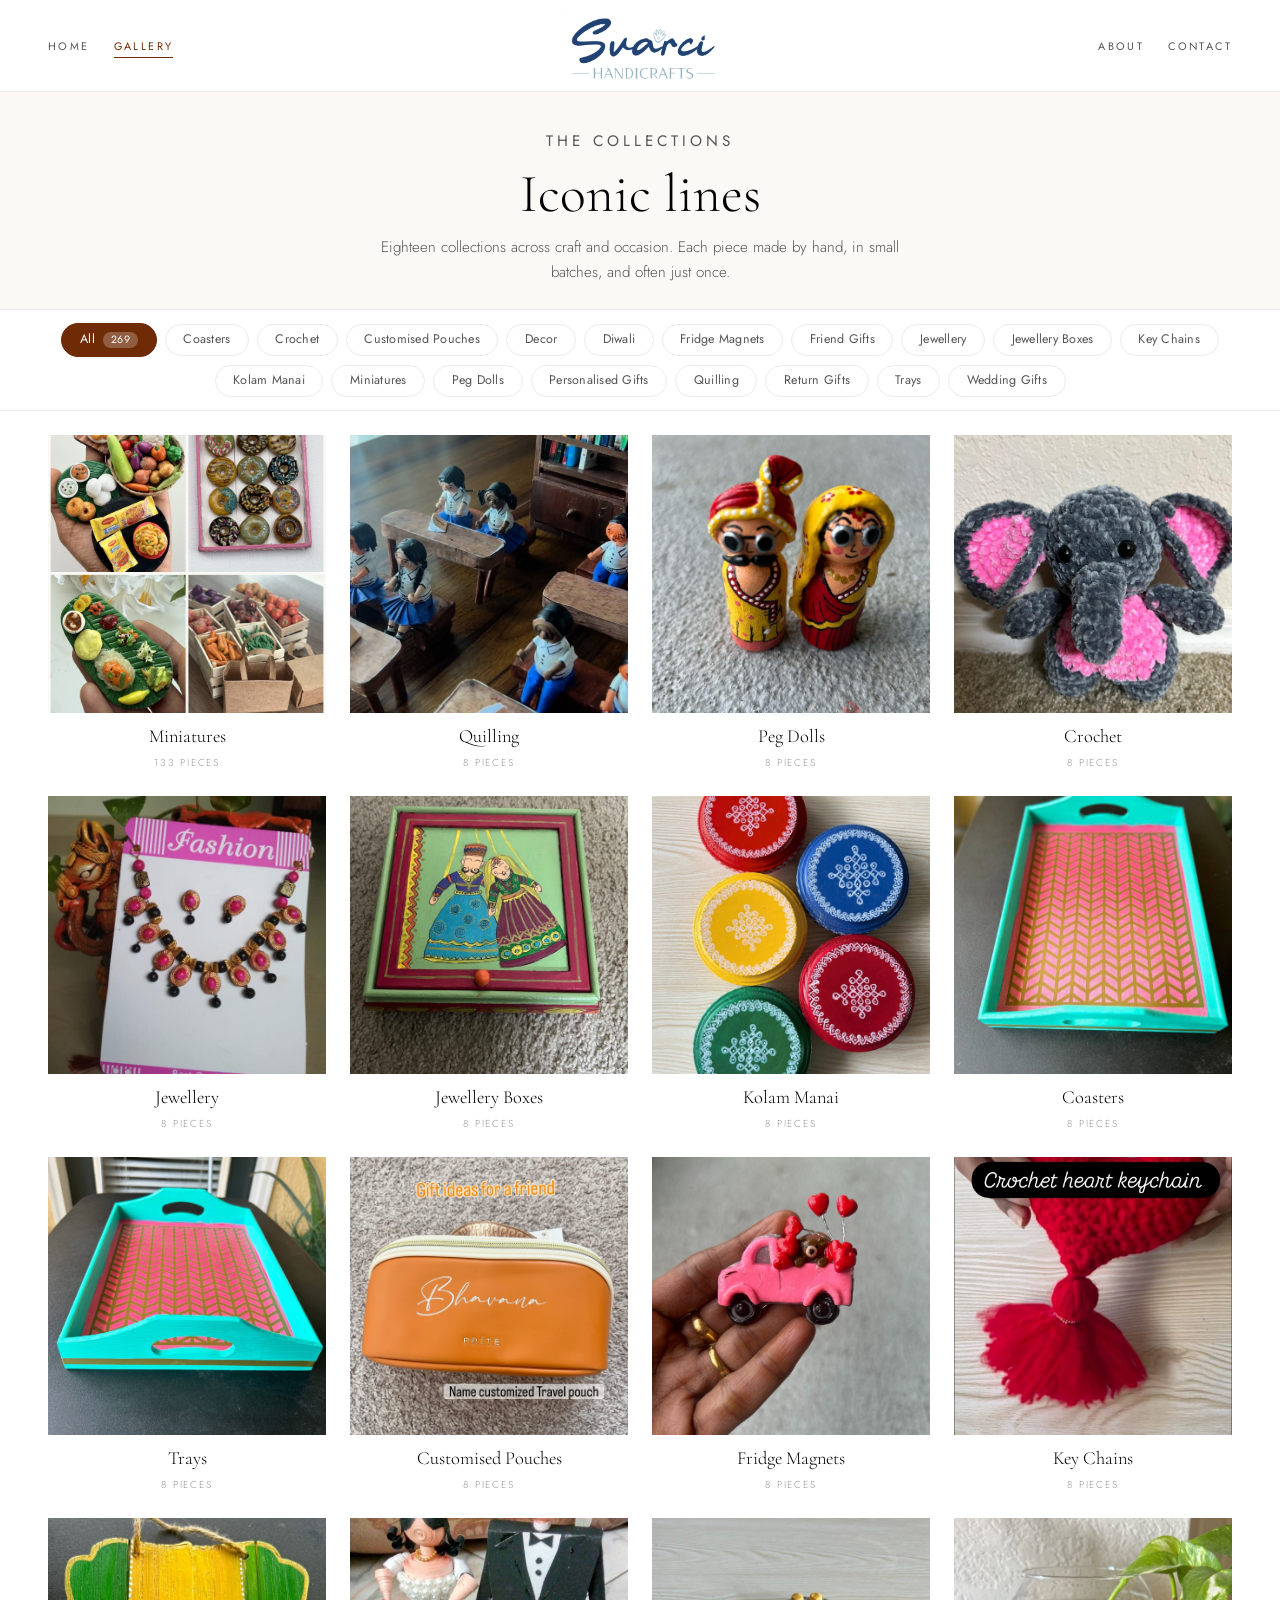
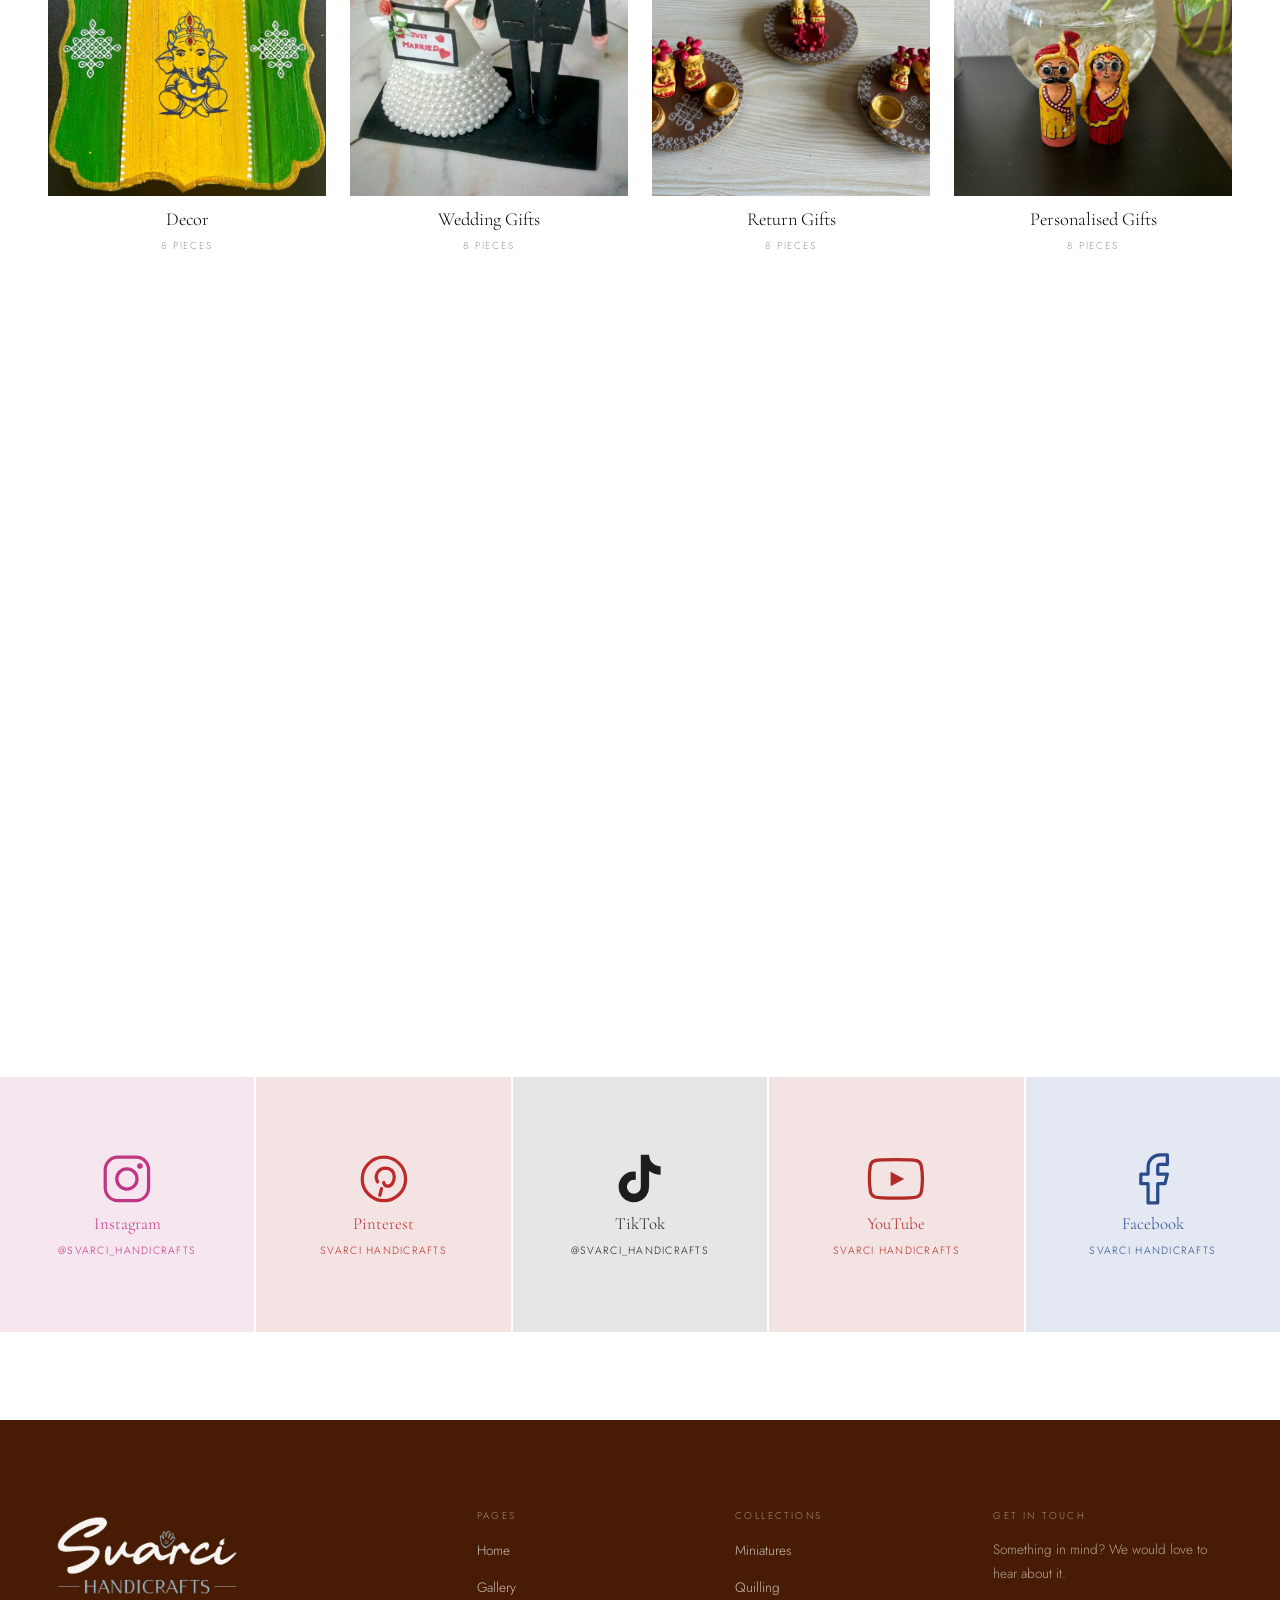
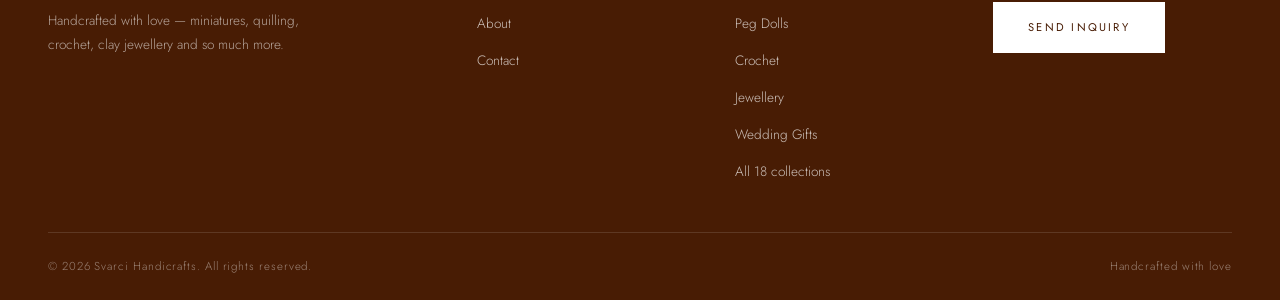
<file: gallery.html>
<!DOCTYPE html>
<html lang="en">
<head>
<meta charset="UTF-8"/>
<meta name="viewport" content="width=device-width, initial-scale=1.0"/>
<title>Collections — Svarci Handicrafts</title>
<meta name="description" content="Browse the Svarci Handicrafts collections — miniatures, quilling, peg dolls, crochet, jewellery, kolam manai, personalised and festival gifts."/>
<link rel="preconnect" href="https://fonts.googleapis.com"/>
<link rel="preconnect" href="https://fonts.gstatic.com" crossorigin/>
<link href="https://fonts.googleapis.com/css2?family=Cormorant+Garamond:ital,wght@0,300;0,400;0,500;1,300;1,400&family=Jost:wght@300;400;500&display=swap" rel="stylesheet"/>
<link rel="stylesheet" href="css/styles.css?v=11"/>
</head>
<body>

<nav class="site-nav">
<div class="nav-inner">
<ul class="nav-links desktop">
<li><a href="index.html" class="nav-link">Home</a></li>
<li><a href="gallery.html" class="nav-link">Gallery</a></li>
</ul>
<a href="index.html" class="nav-logo"><img src="uploads/svarci-logo-trim.png" alt="Svarci Handicrafts"/></a>
<ul class="nav-links right desktop">
<li><a href="about.html" class="nav-link">About</a></li>
<li><a href="contact.html" class="nav-link">Contact</a></li>
</ul>
<div class="nav-hamburger" aria-label="Menu"><span></span><span></span><span></span></div>
</div>
</nav>
<div class="mobile-menu">
<a href="index.html" class="nav-link">Home</a>
<a href="gallery.html" class="nav-link">Gallery</a>
<a href="about.html" class="nav-link">About</a>
<a href="contact.html" class="nav-link">Contact</a>
</div>

<div class="page-hero gallery-hero" style="background:#FBF9F6">
<p class="text-overline">The Collections</p>
<h1 class="display-lg" style="margin-top:.7rem">Iconic lines</h1>
<p>Eighteen collections across craft and occasion. Each piece made by hand, in small batches, and often just once.</p>
</div>

<div class="filter-bar">
<div class="filter-bar-inner" id="filterPills"></div>
</div>

<section class="section-sm gallery-body">
<div class="container">
<div class="gallery-grid stagger" id="galleryGrid"></div>
<div style="text-align:center;margin-top:var(--sp-xl)" class="fade-up">
<p class="text-overline" id="galleryCount"></p>
<a href="contact.html" class="btn btn-primary" style="margin-top:1.2rem">Get in Touch</a>
</div>
</div>
</section>

<section class="social-section">
<div class="social-head fade-up">
<p class="text-overline">Follow our craft journey</p>
<div class="social-handle">@svarci_handicrafts</div>
<a href="https://www.instagram.com/svarci_handicrafts/" target="_blank" rel="noopener" class="link-underline">Follow on Instagram</a>
</div>
<div class="insta-strip">
<a href="https://www.instagram.com/svarci_handicrafts/" target="_blank" rel="noopener" class="insta-tile" aria-label="Instagram"><div class="social-thumb" style="--brand:#C13584;--brand-tint:#f6e6ef"><svg viewBox="0 0 24 24" fill="none" stroke="currentColor" stroke-width="1.35" stroke-linecap="round" stroke-linejoin="round"><rect x="3" y="3" width="18" height="18" rx="5.2"/><circle cx="12" cy="12" r="4.2"/><circle cx="17.4" cy="6.6" r="1.15" fill="currentColor" stroke="none"/></svg><span class="social-thumb-name">Instagram</span><span class="social-thumb-handle">@svarci_handicrafts</span></div><span class="glyph"><svg viewBox="0 0 24 24"><rect x="2" y="2" width="20" height="20" rx="5"/><circle cx="12" cy="12" r="4.5"/><circle cx="17.5" cy="6.5" r="1" fill="currentColor" stroke="none"/></svg><em>Instagram</em></span></a>
<a href="#" class="insta-tile is-hidden" hidden aria-label="WhatsApp"><div class="social-thumb" style="--brand:#1f8a5f;--brand-tint:#e3efe7"><svg viewBox="0 0 24 24" fill="none" stroke="currentColor" stroke-width="1.35" stroke-linecap="round" stroke-linejoin="round"><path d="M21 11.5a8.38 8.38 0 0 1-.9 3.8 8.5 8.5 0 0 1-7.6 4.7 8.38 8.38 0 0 1-3.8-.9L3 21l1.9-5.7a8.38 8.38 0 0 1-.9-3.8 8.5 8.5 0 0 1 4.7-7.6 8.38 8.38 0 0 1 3.8-.9h.5a8.48 8.48 0 0 1 8 8v.5z"/></svg><span class="social-thumb-name">WhatsApp</span><span class="social-thumb-handle">Message us</span></div><span class="glyph"><svg viewBox="0 0 24 24"><path d="M21 11.5a8.38 8.38 0 0 1-.9 3.8 8.5 8.5 0 0 1-7.6 4.7 8.38 8.38 0 0 1-3.8-.9L3 21l1.9-5.7a8.38 8.38 0 0 1-.9-3.8 8.5 8.5 0 0 1 4.7-7.6 8.38 8.38 0 0 1 3.8-.9h.5a8.48 8.48 0 0 1 8 8v.5z"/></svg><em>WhatsApp</em></span></a>
<a href="https://pin.it/5KSjL2XBw" target="_blank" rel="noopener" class="insta-tile" aria-label="Pinterest"><div class="social-thumb" style="--brand:#bd2a2a;--brand-tint:#f3e3e2"><svg viewBox="0 0 24 24" fill="none" stroke="currentColor" stroke-width="1.35" stroke-linecap="round" stroke-linejoin="round"><circle cx="12" cy="12" r="9"/><path d="M11 16l-.7 2.8"/><path d="M9.4 13.2c-.3-.5-.6-1.3-.6-2 0-1.9 1.5-3.7 3.9-3.7 2.1 0 3.6 1.5 3.6 3.5 0 2.4-1.2 4-2.7 4-.8 0-1.5-.7-1.7-1.5"/></svg><span class="social-thumb-name">Pinterest</span><span class="social-thumb-handle">Svarci Handicrafts</span></div><span class="glyph"><svg viewBox="0 0 24 24"><circle cx="12" cy="12" r="9"/><path d="M11 16l-.7 2.8"/><path d="M9.4 13.2c-.3-.5-.6-1.3-.6-2 0-1.9 1.5-3.7 3.9-3.7 2.1 0 3.6 1.5 3.6 3.5 0 2.4-1.2 4-2.7 4-.8 0-1.5-.7-1.7-1.5"/></svg><em>Pinterest</em></span></a>
<a href="https://www.tiktok.com/@umasara03" target="_blank" rel="noopener" class="insta-tile" aria-label="TikTok"><div class="social-thumb" style="--brand:#1d1d1f;--brand-tint:#e8e6e4"><svg viewBox="0 0 24 24" fill="none" stroke="currentColor" stroke-width="1.35" stroke-linecap="round" stroke-linejoin="round"><path d="M19.59 6.69a4.83 4.83 0 0 1-3.77-4.25V2h-3.45v13.67a2.89 2.89 0 0 1-2.88 2.5 2.89 2.89 0 1 1 0-5.78c.28 0 .54.04.79.1V9.01a6.28 6.28 0 0 0-.79-.05 6.34 6.34 0 1 0 6.33 6.34V8.73a8.18 8.18 0 0 0 4.78 1.52V6.79a4.85 4.85 0 0 1-1.01-.1z" fill="currentColor" stroke="none"/></svg><span class="social-thumb-name">TikTok</span><span class="social-thumb-handle">@svarci_handicrafts</span></div><span class="glyph"><svg viewBox="0 0 24 24" fill="currentColor" stroke="none"><path d="M19.59 6.69a4.83 4.83 0 0 1-3.77-4.25V2h-3.45v13.67a2.89 2.89 0 0 1-2.88 2.5 2.89 2.89 0 1 1 0-5.78c.28 0 .54.04.79.1V9.01a6.28 6.28 0 0 0-.79-.05 6.34 6.34 0 1 0 6.33 6.34V8.73a8.18 8.18 0 0 0 4.78 1.52V6.79a4.85 4.85 0 0 1-1.01-.1z"/></svg><em>TikTok</em></span></a>
<a href="https://www.youtube.com/@svarcihandicrafts" target="_blank" rel="noopener" class="insta-tile" aria-label="YouTube"><div class="social-thumb" style="--brand:#b32b26;--brand-tint:#f3e4e3"><svg viewBox="0 0 24 24" fill="none" stroke="currentColor" stroke-width="1.35" stroke-linecap="round" stroke-linejoin="round"><path d="M22.5 6.4a2.8 2.8 0 0 0-1.9-2C18.9 4 12 4 12 4s-6.9 0-8.6.4a2.8 2.8 0 0 0-2 2A29 29 0 0 0 1 12a29 29 0 0 0 .5 5.6 2.8 2.8 0 0 0 1.9 1.9C5.1 20 12 20 12 20s6.9 0 8.6-.5a2.8 2.8 0 0 0 1.9-1.9A29 29 0 0 0 23 12a29 29 0 0 0-.5-5.6z"/><polygon points="9.8 15 15.5 12 9.8 9" fill="currentColor" stroke="none"/></svg><span class="social-thumb-name">YouTube</span><span class="social-thumb-handle">Svarci Handicrafts</span></div><span class="glyph"><svg viewBox="0 0 24 24"><path d="M22.5 6.4a2.8 2.8 0 0 0-1.9-2C18.9 4 12 4 12 4s-6.9 0-8.6.4a2.8 2.8 0 0 0-2 2A29 29 0 0 0 1 12a29 29 0 0 0 .5 5.6 2.8 2.8 0 0 0 1.9 1.9C5.1 20 12 20 12 20s6.9 0 8.6-.5a2.8 2.8 0 0 0 1.9-1.9A29 29 0 0 0 23 12a29 29 0 0 0-.5-5.6z"/><polygon points="9.8 15 15.5 12 9.8 9" fill="currentColor" stroke="none"/></svg><em>YouTube</em></span></a>
<a href="https://www.facebook.com/people/Svarci-Handicrafts/100063672683499/" target="_blank" rel="noopener" class="insta-tile" aria-label="Facebook"><div class="social-thumb" style="--brand:#2b4c8c;--brand-tint:#e4e8f2"><svg viewBox="0 0 24 24" fill="none" stroke="currentColor" stroke-width="1.35" stroke-linecap="round" stroke-linejoin="round"><path d="M18 2h-3a5 5 0 0 0-5 5v3H7v4h3v8h4v-8h3l1-4h-4V7a1 1 0 0 1 1-1h3z"/></svg><span class="social-thumb-name">Facebook</span><span class="social-thumb-handle">Svarci Handicrafts</span></div><span class="glyph"><svg viewBox="0 0 24 24"><path d="M18 2h-3a5 5 0 0 0-5 5v3H7v4h3v8h4v-8h3l1-4h-4V7a1 1 0 0 1 1-1h3z"/></svg><em>Facebook</em></span></a>
</div>
</section>

<footer class="site-footer">
<div class="container">
<div class="footer-grid">
<div>
<div class="footer-brand-logo"><img src="uploads/svarci-logo-light.png" alt="Svarci Handicrafts"/></div>
<p class="footer-brand-desc">Handcrafted with love — miniatures, quilling, crochet, clay jewellery and so much more.</p>
</div>
<div>
<p class="footer-heading">Pages</p>
<ul class="footer-links">
<li><a href="index.html">Home</a></li>
<li><a href="gallery.html">Gallery</a></li>
<li><a href="about.html">About</a></li>
<li><a href="contact.html">Contact</a></li>
</ul>
</div>
<div>
<p class="footer-heading">Collections</p>
<ul class="footer-links">
<li><a href="collection.html?cat=miniatures">Miniatures</a></li>
<li><a href="collection.html?cat=quilling">Quilling</a></li>
<li><a href="collection.html?cat=peg-dolls">Peg Dolls</a></li>
<li><a href="collection.html?cat=crochet">Crochet</a></li>
<li><a href="collection.html?cat=jewellery">Jewellery</a></li>
<li><a href="collection.html?cat=wedding-gifts">Wedding Gifts</a></li>
<li><a href="gallery.html">All 18 collections</a></li>
</ul>
</div>
<div>
<p class="footer-heading">Get in touch</p>
<p class="footer-brand-desc">Something in mind? We would love to hear about it.</p>
<a href="contact.html" class="btn btn-terracotta" style="margin-top:1rem">Send inquiry</a>
</div>
</div>
<div class="footer-bottom"><span>© 2026 Svarci Handicrafts. All rights reserved.</span><span>Handcrafted with love</span></div>
</div>
</footer>

<script src="js/catalog.js?v=4"></script>
<script src="js/gallery.js"></script>
<script src="js/main.js"></script>
</body>
</html>
</file>
<file: css/styles.css>
/* ════════════════════════════════════════════
   SVARCI HANDICRAFTS — Design System v2
   Neutral bone/ink palette · editorial layouts
   ════════════════════════════════════════════ */

:root{
  /* Surface */
  --bone:#FFFFFF;--bone-2:#FAFAFA;--bone-3:#F3F3F3;--paper:#FFFFFF;
  --gray-soft:#F7F7F7;--subtle:#F6F6F6;
  /* Text */
  --ink:#000000;--ink-2:#555555;--ink-3:#999999;--charcoal:#222222;
  /* Brand */
  --clay:#6F2B06;--clay-dk:#602403;--teal:#481C04;--mint:#6F2B06;
  --accent-text:#6F2B06;
  --dark:#272727;--dark-2:#1D1D1D;
  --line:#EBEBEB;--line-2:#DDDDDD;
  --white:#fff;
  /* Type */
  --serif:'Cormorant Garamond',Georgia,serif;
  --sans:'Jost','Helvetica Neue',Arial,sans-serif;
  /* Space */
  --sp-xs:.4rem;--sp-sm:.8rem;--sp-md:1.5rem;--sp-lg:3rem;--sp-xl:5.5rem;
  --max-w:1440px;--nav-h:92px;
  /* legacy aliases (v1 inline styles) */
  --cream:var(--bone);--cream-mid:var(--bone-2);--cream-dark:var(--bone-3);--sand:var(--line);
  --brown-dark:var(--ink);--brown-mid:var(--ink-2);--brown-light:var(--ink-3);
  --terracotta:var(--clay);--terracotta-dk:var(--clay-dk);--r-md:0px;--r-sm:0px;
  --font-display:var(--serif);--font-body:var(--sans);
  --ease:cubic-bezier(.22,1,.36,1);--t-fast:.22s;--t-med:.45s;--t-slow:.8s;
}

*,*::before,*::after{box-sizing:border-box;margin:0;padding:0}
html{scroll-behavior:smooth;-webkit-text-size-adjust:100%}
body{background:var(--bone);color:var(--ink);font-family:var(--sans);font-weight:300;font-size:16px;line-height:1.65;overflow-x:hidden;-webkit-font-smoothing:antialiased}
img{display:block;max-width:100%}
a{color:inherit;text-decoration:none}
a:hover{color:var(--accent-text)}
button{cursor:pointer;border:none;background:none;font-family:inherit;color:inherit}
ul,ol{list-style:none}
input,textarea,select{font-family:inherit}
::selection{background:var(--dark-2);color:var(--bone)}

/* ── Type ── */
.display-xl{font-family:var(--serif);font-size:clamp(2.8rem,6.5vw,5.6rem);font-weight:300;line-height:.98;letter-spacing:-.01em}
.display-lg{font-family:var(--serif);font-size:clamp(2.1rem,4.2vw,3.6rem);font-weight:300;line-height:1.06}
.display-md{font-family:var(--serif);font-size:clamp(1.6rem,2.6vw,2.4rem);font-weight:300;line-height:1.15}
.display-xl em,.display-lg em,.display-md em{font-style:italic;color:var(--clay-dk)}
.text-overline{font-family:var(--sans);font-size:.66rem;font-weight:400;letter-spacing:.26em;text-transform:uppercase;color:var(--ink-3)}
.text-body{font-size:.98rem;line-height:1.8;color:var(--ink-2);font-weight:300}
.text-sm{font-size:.85rem;line-height:1.7}
.text-muted{color:var(--ink-3)}
.link-underline{font-size:.72rem;letter-spacing:.2em;text-transform:uppercase;border-bottom:1px solid var(--ink);padding-bottom:3px;display:inline-block;transition:all var(--t-fast)}
.link-underline:hover{border-color:var(--accent-text);color:var(--accent-text)}

/* ── Layout ── */
.container{width:100%;max-width:var(--max-w);margin:0 auto;padding:0 var(--sp-lg)}
.section{padding:var(--sp-xl) 0}
.section-sm{padding:var(--sp-lg) 0}
.center-head{text-align:center;max-width:640px;margin:0 auto var(--sp-lg)}
.center-head .display-md{margin-top:.7rem}

/* ── Buttons ── */
.btn{display:inline-flex;align-items:center;justify-content:center;gap:var(--sp-xs);padding:.95rem 2.1rem;font-size:.7rem;font-weight:400;letter-spacing:.2em;text-transform:uppercase;border-radius:0;transition:all var(--t-fast) var(--ease);white-space:nowrap}
.btn-primary{background:var(--clay);color:var(--white);border:1px solid var(--clay)}
.btn-primary:hover{background:var(--teal);border-color:var(--teal);color:var(--white)}
.btn-outline{background:transparent;color:var(--clay);border:1px solid var(--clay)}
.btn-outline:hover{background:var(--clay);color:var(--white)}
.btn-terracotta{background:var(--white);color:var(--teal);border:1px solid var(--white)}
.btn-terracotta:hover{background:transparent;color:var(--white);border-color:rgba(255,255,255,.8)}
.btn-ghost-light{background:transparent;color:var(--white);border:1px solid rgba(255,255,255,.7)}
.btn-ghost-light:hover{background:var(--white);color:var(--ink)}

/* ── Image placeholder ── */
.img-placeholder{background:var(--bone-3);display:flex;align-items:center;justify-content:center;color:var(--ink-3);font-size:.64rem;letter-spacing:.16em;text-transform:uppercase;text-align:center;padding:14px;position:relative;overflow:hidden}
.img-placeholder::before{content:'';position:absolute;inset:0;background:repeating-linear-gradient(-45deg,transparent,transparent 10px,rgba(0,0,0,.045) 10px,rgba(0,0,0,.045) 11px)}
.img-placeholder span{position:relative;z-index:1;line-height:1.5}

/* ── NAV ── */
.site-nav{position:sticky;top:0;z-index:100;height:var(--nav-h);background:var(--bone);border-bottom:1px solid var(--line);transition:box-shadow var(--t-med)}
.site-nav.scrolled{box-shadow:0 1px 18px rgba(0,0,0,.07)}
.nav-inner{height:100%;display:grid;grid-template-columns:1fr auto 1fr;align-items:center;max-width:var(--max-w);margin:0 auto;padding:0 var(--sp-lg);gap:var(--sp-md)}
.nav-links{display:flex;gap:var(--sp-md);align-items:center}
.nav-links.right{justify-content:flex-end}
.nav-link{font-size:.68rem;font-weight:400;letter-spacing:.22em;text-transform:uppercase;color:var(--ink-2);position:relative}
.nav-link::after{content:'';position:absolute;bottom:-4px;left:0;width:0;height:1px;background:var(--clay);transition:width var(--t-med) var(--ease)}
.nav-link:hover,.nav-link.active{color:var(--clay)}
.nav-link:hover::after,.nav-link.active::after{width:100%}
.nav-logo{display:flex;align-items:center;justify-content:center}
.nav-logo img{width:152px;height:auto;object-fit:contain}
.nav-hamburger{display:none;flex-direction:column;gap:5px;padding:4px}
.nav-hamburger span{display:block;width:22px;height:1px;background:var(--ink);transition:all var(--t-fast) var(--ease)}
.nav-hamburger.open span:nth-child(1){transform:translateY(6px) rotate(45deg)}
.nav-hamburger.open span:nth-child(2){opacity:0}
.nav-hamburger.open span:nth-child(3){transform:translateY(-6px) rotate(-45deg)}
.mobile-menu{display:none;position:fixed;inset:0;top:var(--nav-h);background:var(--bone);z-index:99;flex-direction:column;align-items:center;justify-content:center;gap:var(--sp-lg)}
.mobile-menu.open{display:flex}
.mobile-menu .nav-link{font-family:var(--serif);font-size:1.9rem;letter-spacing:.02em;text-transform:none}

/* ── HERO CAROUSEL ── */
.hero-carousel{position:relative;height:calc(100vh - var(--nav-h));min-height:520px;max-height:860px;overflow:hidden;background:var(--bone-3)}
.hero-slide{position:absolute;inset:0;opacity:0;transition:opacity 1.1s var(--ease);pointer-events:none}
.hero-slide.active{opacity:1;pointer-events:auto}
.fill-img{position:absolute;inset:0;width:100%;height:100%;object-fit:cover;object-position:center;display:block;transition:transform 1.1s var(--ease)}
.gallery-card:hover .fill-img,.selection-card:hover .fill-img,.coll-open:hover .fill-img{transform:scale(1.045)}
.lb-figure .fill-img{position:static;width:auto;max-width:100%;height:auto;max-height:calc(100vh - 9rem);margin:0 auto;object-fit:contain}
.hero-slide-img{position:absolute;inset:0;width:100%;height:100%;object-fit:cover;object-position:center}
.hero-slide .img-placeholder{position:absolute;inset:0;height:100%;font-size:.7rem}
.hero-slide-scrim{position:absolute;left:0;bottom:0;right:auto;top:auto;width:min(78%,1000px);height:min(74%,620px);background:linear-gradient(to top,rgba(0,0,0,.94) 0%,rgba(0,0,0,.88) 32%,rgba(0,0,0,.72) 55%,rgba(0,0,0,.36) 78%,rgba(0,0,0,0) 100%);-webkit-mask-image:linear-gradient(to right,#000 0%,#000 46%,rgba(0,0,0,.45) 74%,transparent 100%);mask-image:linear-gradient(to right,#000 0%,#000 46%,rgba(0,0,0,.45) 74%,transparent 100%)}
.hero-slide-content{position:absolute;left:var(--sp-lg);bottom:clamp(3rem,7vh,5.5rem);max-width:min(640px,62vw);color:var(--white);display:flex;flex-direction:column;gap:var(--sp-sm);align-items:flex-start}
.hero-slide-content .text-overline{color:#fff;text-shadow:0 1px 2px rgba(0,0,0,.55),0 3px 16px rgba(0,0,0,.6)}
.hero-slide-content h2{font-family:var(--serif);font-weight:300;font-size:clamp(2.3rem,5.2vw,4.4rem);line-height:1.02;color:var(--white)}
.hero-slide-content h2 em{font-style:italic}
.hero-slide-content p{font-size:.95rem;font-weight:300;color:#fff;max-width:420px}
.hero-slide-content .btn{margin-top:.5rem}
.hero-nav{position:absolute;bottom:calc(var(--sp-md) + 44px);width:44px;height:44px;border:1px solid rgba(255,255,255,.55);border-radius:50%;display:flex;align-items:center;justify-content:center;color:#fff;background:rgba(0,0,0,.12);backdrop-filter:blur(3px);z-index:4;transition:all var(--t-fast)}
.hero-nav:hover{background:var(--white);color:var(--ink);border-color:var(--white)}
.hero-nav.prev{right:calc(var(--sp-lg) + 54px)}
.hero-nav.next{right:var(--sp-lg)}
.hero-nav svg{width:16px;height:16px;stroke:currentColor;fill:none;stroke-width:1.6}
.hero-dots{position:absolute;bottom:var(--sp-md);right:var(--sp-lg);display:flex;gap:10px;z-index:4}
.hero-dot{width:34px;height:2px;background:rgba(255,255,255,.4);transition:background var(--t-fast)}
.hero-dot.active{background:var(--white)}
.hero-count{position:absolute;bottom:calc(var(--sp-md) + 14px);right:calc(var(--sp-lg) + 116px);font-size:.66rem;letter-spacing:.2em;color:rgba(255,255,255,.75);z-index:4}

/* ── OUR SELECTION (categories) ── */
.selection{background:var(--bone);padding:var(--sp-xl) 0}
.selection-grid{display:grid;grid-template-columns:repeat(5,1fr);gap:var(--sp-lg) var(--sp-md);max-width:var(--max-w);margin:0 auto;padding:0 var(--sp-lg)}
.selection-more{display:flex;justify-content:center;margin-top:var(--sp-lg)}
.selection-rail::-webkit-scrollbar{display:none}
.selection-card{display:block}
.selection-card .frame{position:relative;overflow:hidden;aspect-ratio:3/4;background:var(--bone-3)}
.selection-card .frame .img-placeholder{position:absolute;inset:0;height:100%;transition:transform 1s var(--ease)}
.selection-card:hover .frame .img-placeholder{transform:scale(1.045)}
.selection-meta{padding-top:var(--sp-sm);display:flex;align-items:baseline;justify-content:space-between;gap:var(--sp-sm);border-top:1px solid var(--line);margin-top:var(--sp-sm)}
.selection-name{font-family:var(--serif);font-size:1.22rem;line-height:1.2;color:var(--ink)}
.selection-count{font-size:.66rem;letter-spacing:.16em;text-transform:uppercase;color:var(--ink-3);white-space:nowrap}
.selection-cta{font-size:.68rem;letter-spacing:.2em;text-transform:uppercase;color:var(--clay);margin-top:6px;display:inline-block;transition:color var(--t-fast)}
.selection-card:hover .selection-cta{color:var(--accent-text)}
.rail-controls{display:flex;gap:var(--sp-sm);justify-content:flex-end;max-width:var(--max-w);margin:0 auto;padding:var(--sp-md) var(--sp-lg) 0}
.rail-btn{width:40px;height:40px;border:1px solid var(--line);border-radius:50%;display:flex;align-items:center;justify-content:center;transition:all var(--t-fast)}
.rail-btn:hover{background:var(--clay);border-color:var(--clay);color:var(--white)}
.rail-btn svg{width:15px;height:15px;stroke:currentColor;fill:none;stroke-width:1.6}

/* ── PRODUCTS ── */
.products-grid{display:grid;grid-template-columns:repeat(4,1fr);gap:var(--sp-md);margin-top:var(--sp-lg)}
.product-card{display:block}
.product-img-wrap{position:relative;overflow:hidden;aspect-ratio:3/4;background:var(--bone-3)}
.product-img-wrap .img-placeholder{position:absolute;inset:0;height:100%;transition:transform 1s var(--ease)}
.product-card:hover .product-img-wrap .img-placeholder{transform:scale(1.04)}
.product-overlay{position:absolute;inset:0;background:rgba(0,0,0,.28);display:flex;align-items:center;justify-content:center;opacity:0;transition:opacity var(--t-med) var(--ease)}
.product-card:hover .product-overlay{opacity:1}
.product-info{margin-top:var(--sp-sm)}
.product-name{font-family:var(--serif);font-size:1.1rem;color:var(--ink)}
.product-cat{font-size:.65rem;letter-spacing:.16em;text-transform:uppercase;color:var(--ink-3);margin-top:3px}
.product-price{font-size:.8rem;color:var(--accent-text);margin-top:5px}
.section-header{display:flex;align-items:flex-end;justify-content:space-between;flex-wrap:wrap;gap:var(--sp-sm)}
.section-header-left{display:flex;flex-direction:column;gap:.5rem}

/* ── OUR HERITAGE (story) ── */
.our-story{background:var(--bone-2)}
.story-grid{display:grid;grid-template-columns:1.05fr 1fr;align-items:stretch}
.story-img{position:relative;overflow:hidden;min-height:600px}
.story-img .img-placeholder{position:absolute;inset:0;height:100%}
.story-content{padding:var(--sp-xl) clamp(2rem,5vw,5rem);display:flex;flex-direction:column;justify-content:center;gap:var(--sp-md)}
.story-rule{width:56px;height:1px;background:var(--clay)}
.story-list{display:flex;flex-direction:column;gap:0;margin-top:var(--sp-xs)}
.story-list-item{display:flex;align-items:flex-start;gap:var(--sp-sm);font-size:.9rem;color:var(--ink-2);padding:.85rem 0;border-bottom:1px solid var(--line)}
.story-list-item:first-child{border-top:1px solid var(--line)}
.story-dot{font-family:var(--serif);font-size:.85rem;color:var(--accent-text);flex-shrink:0;min-width:22px}

/* ── INSTAGRAM / SOCIAL ── */
.social-section{background:var(--bone);padding:var(--sp-xl) 0 0}
.social-head{text-align:center;max-width:620px;margin:0 auto var(--sp-lg);display:flex;flex-direction:column;gap:.7rem;align-items:center}
.social-handle{font-family:var(--serif);font-size:clamp(1.7rem,3vw,2.6rem);font-weight:300}
.insta-strip{display:grid;grid-template-columns:repeat(5,1fr);gap:2px}
.is-hidden{display:none!important}
.insta-tile{position:relative;aspect-ratio:1;overflow:hidden;display:block;background:var(--bone-3)}
.insta-tile .img-placeholder{position:absolute;inset:0;height:100%;transition:transform 1s var(--ease)}
.social-thumb{position:absolute;inset:0;display:flex;flex-direction:column;align-items:center;justify-content:center;gap:.55rem;padding:1rem;text-align:center;background:var(--brand-tint);color:var(--brand);transition:transform 1s var(--ease)}
.social-thumb svg{width:clamp(34px,26%,58px);height:auto}
.social-thumb-name{font-family:var(--serif);font-size:1.05rem;line-height:1;color:var(--brand)}
.social-thumb-handle{font-size:.66rem;letter-spacing:.12em;text-transform:uppercase;color:var(--brand);opacity:1}
.insta-tile:hover .social-thumb{transform:scale(1.04)}
.insta-tile:hover .img-placeholder{transform:scale(1.06)}
.insta-tile::after{content:'';position:absolute;inset:0;background:rgba(0,0,0,.32);opacity:0;transition:opacity var(--t-fast)}
.insta-tile:hover::after{opacity:1}
.insta-tile .glyph{position:absolute;inset:0;display:flex;flex-direction:column;align-items:center;justify-content:center;gap:8px;opacity:0;transition:opacity var(--t-fast);z-index:2;color:#fff}
.insta-tile .glyph em{font-style:normal;font-size:.6rem;letter-spacing:.2em;text-transform:uppercase}
.insta-tile:hover .glyph{opacity:1}
.insta-tile .glyph svg{width:24px;height:24px;stroke:currentColor;fill:none;stroke-width:1.4}
.social-icons{display:flex;gap:var(--sp-sm);flex-wrap:wrap;justify-content:center;padding:var(--sp-lg) var(--sp-lg) 0}
.social-icon-btn{display:flex;align-items:center;gap:8px;padding:.7rem 1.3rem;border:1px solid var(--line);color:var(--ink-2);font-size:.66rem;letter-spacing:.18em;text-transform:uppercase;transition:all var(--t-fast) var(--ease)}
.social-icon-btn:hover{background:var(--clay);border-color:var(--clay);color:var(--white)}
.social-icon-btn svg{width:15px;height:15px}

/* ── PAGE HERO ── */
.page-hero{background:var(--bone-2);text-align:center;padding:calc(var(--sp-xl) - 1rem) var(--sp-lg);border-bottom:1px solid var(--line)}
.page-hero h1{font-family:var(--serif);font-weight:300;color:var(--ink)}
.page-hero p{color:var(--ink-2);margin:.8rem auto 0;font-size:.95rem;max-width:560px}

/* ── COLLECTION FILTERS ── */
.filter-bar{background:var(--bone);border-bottom:1px solid var(--line);padding:var(--sp-sm) 0;position:sticky;top:var(--nav-h);z-index:50}
.filter-bar-inner{display:flex;gap:.5rem;flex-wrap:wrap;align-items:center;justify-content:center;max-width:var(--max-w);margin:0 auto;padding:0 var(--sp-lg);line-height:1}
.filter-pill{display:inline-flex;align-items:center;gap:.5rem;padding:.5rem 1.1rem;font-size:.78rem;letter-spacing:.02em;line-height:1.1;color:var(--ink-2);border:1px solid var(--line);border-radius:999px;background:none;white-space:nowrap;transition:all var(--t-fast)}
.filter-pill:hover{color:var(--clay);border-color:var(--clay)}
.filter-pill.active{color:var(--white);background:var(--clay);border-color:var(--clay)}
.count-badge{display:inline-flex;align-items:center;padding:.15rem .5rem;border-radius:999px;background:rgba(255,255,255,.24);color:var(--white);font-size:.66rem;letter-spacing:.04em}

/* ── COLLECTION GRID ── */
.gallery-grid{display:grid;grid-template-columns:repeat(4,1fr);gap:var(--sp-md) var(--sp-md);margin-top:var(--sp-lg)}
.gallery-card{display:block}
.gallery-card .frame{position:relative;overflow:hidden;aspect-ratio:1/1;background:var(--bone-3)}
.gallery-card .frame .img-placeholder{position:absolute;inset:0;height:100%;transition:transform 1.1s var(--ease)}
.gallery-card:hover .frame .img-placeholder{transform:scale(1.045)}
.gallery-card-info{padding-top:.5rem;text-align:center}
.gallery-card-name{font-family:var(--serif);font-size:1.15rem;color:var(--ink)}
.gallery-card-cat{font-size:.63rem;letter-spacing:.18em;text-transform:uppercase;color:var(--ink-3);margin-top:4px}
.gallery-hidden{display:none!important}

/* ── ABOUT ── */
.about-hero{display:grid;grid-template-columns:1fr 1fr;min-height:78vh}
.about-hero-left{padding:var(--sp-xl) clamp(2rem,5vw,5rem);display:flex;flex-direction:column;justify-content:center;gap:var(--sp-md)}
.about-hero-right{position:relative;min-height:520px}
.about-hero-right .img-placeholder{position:absolute;inset:0;height:100%}
.process-grid{display:grid;grid-template-columns:repeat(4,1fr);gap:0;margin-top:var(--sp-lg);border-top:1px solid var(--line)}
.process-step{padding:var(--sp-md) var(--sp-md) var(--sp-lg);border-right:1px solid var(--line);background:transparent}
.process-step:last-child{border-right:none}
.process-num{font-family:var(--serif);font-size:2.6rem;font-weight:300;color:var(--clay-dk);line-height:1;margin-bottom:var(--sp-sm)}
.process-title{font-family:var(--serif);font-size:1.25rem;color:var(--ink);margin-bottom:.5rem}
.process-desc{font-size:.86rem;color:var(--ink-3);line-height:1.75}
.values-grid{display:grid;grid-template-columns:repeat(3,1fr);gap:var(--sp-md);margin-top:var(--sp-lg)}
.value-card{text-align:center;padding:var(--sp-lg) var(--sp-md);background:var(--paper);border:1px solid var(--line);transition:border-color var(--t-fast)}
.value-card:hover{border-color:var(--clay)}
.value-icon{width:44px;height:44px;border:1px solid var(--clay);border-radius:50%;display:flex;align-items:center;justify-content:center;margin:0 auto var(--sp-sm)}
.value-icon svg{width:19px;height:19px;stroke:var(--clay-dk);fill:none;stroke-width:1.4}
.value-title{font-family:var(--serif);font-size:1.2rem;color:var(--ink);margin-bottom:.4rem}
.value-desc{font-size:.86rem;color:var(--ink-3);line-height:1.75}

/* ── CONTACT ── */
.contact-grid{display:grid;grid-template-columns:1fr 1.15fr;gap:var(--sp-xl);align-items:start;margin-top:var(--sp-lg)}
.contact-info-item{display:flex;align-items:flex-start;gap:var(--sp-sm);padding:var(--sp-md) 0;border-bottom:1px solid var(--line)}
.contact-info-icon{width:36px;height:36px;flex-shrink:0;border:1px solid var(--line);border-radius:50%;display:flex;align-items:center;justify-content:center}
.contact-info-icon svg{width:16px;height:16px;stroke:var(--clay-dk);fill:none;stroke-width:1.5}
.contact-info-label{font-size:.62rem;letter-spacing:.2em;text-transform:uppercase;color:var(--ink-3)}
.contact-info-value{font-size:.95rem;color:var(--ink);margin-top:3px}
.contact-form{display:flex;flex-direction:column;gap:var(--sp-md)}
.form-row{display:grid;grid-template-columns:1fr 1fr;gap:var(--sp-md)}
.form-group{display:flex;flex-direction:column;gap:.45rem}
.form-label{font-size:.62rem;letter-spacing:.2em;text-transform:uppercase;color:var(--ink-3)}
.form-input,.form-textarea,.form-select{padding:.75rem 0;border:none;border-bottom:1px solid var(--line);background:transparent;color:var(--ink);font-size:.95rem;font-weight:300;transition:border-color var(--t-fast);outline:none;width:100%;border-radius:0}
.form-input:focus,.form-textarea:focus,.form-select:focus{border-bottom-color:var(--ink)}
.form-textarea{resize:vertical;min-height:110px;line-height:1.7}
.form-input::placeholder,.form-textarea::placeholder{color:var(--ink-3)}

/* ── FOOTER ── */
.site-footer{background:var(--teal);color:var(--paper);padding:var(--sp-xl) 0 var(--sp-md);margin-top:var(--sp-xl)}
.footer-grid{display:grid;grid-template-columns:2fr 1fr 1fr 1.4fr;gap:var(--sp-xl);padding-bottom:var(--sp-lg);border-bottom:1px solid rgba(255,255,255,.12)}
.footer-brand-logo{display:flex;align-items:center;gap:12px;margin-bottom:var(--sp-sm)}
.footer-brand-logo img{width:190px;height:auto}
.footer-brand-name{font-family:var(--serif);font-size:1.35rem;line-height:1}
.footer-brand-sub{font-size:.58rem;letter-spacing:.28em;text-transform:uppercase;color:var(--ink-3);margin-top:3px}
.footer-brand-desc{font-size:.85rem;color:rgba(255,255,255,.6);line-height:1.8;max-width:300px}
.footer-heading{font-size:.62rem;letter-spacing:.24em;text-transform:uppercase;color:rgba(255,255,255,.5);margin-bottom:var(--sp-sm)}
.footer-links{display:flex;flex-direction:column;gap:.65rem}
.footer-links a{font-size:.85rem;color:rgba(255,255,255,.72);transition:color var(--t-fast)}
.footer-links a:hover{color:var(--bone)}
.footer-social-row{display:flex;gap:10px;margin-top:var(--sp-sm);flex-wrap:wrap}
.footer-social-btn{width:34px;height:34px;border:1px solid rgba(255,255,255,.2);border-radius:50%;display:flex;align-items:center;justify-content:center;color:rgba(255,255,255,.7);transition:all var(--t-fast)}
.footer-social-btn:hover{border-color:var(--bone);background:var(--bone);color:var(--ink)}
.footer-social-btn svg{width:14px;height:14px}
.footer-bottom{padding-top:var(--sp-md);display:flex;align-items:center;justify-content:space-between;flex-wrap:wrap;gap:var(--sp-sm);font-size:.72rem;letter-spacing:.08em;color:rgba(255,255,255,.45)}

/* ── Scroll animations ── */
.fade-up{opacity:0;transform:translateY(24px);transition:opacity var(--t-slow) var(--ease),transform var(--t-slow) var(--ease)}
.fade-up.visible{opacity:1;transform:translateY(0)}
.stagger>*{transition-delay:calc(var(--i,0) * 70ms)}
.gallery-grid .fade-up{transition-duration:.28s;transform:translateY(10px)}
.gallery-grid .fade-up.visible{transform:none}
.filtered .fade-up{transition-duration:.18s;transition-delay:0s!important}

/* ══ RESPONSIVE ══ */
@media(max-width:1180px){
  .footer-grid{grid-template-columns:1.6fr 1fr 1fr;gap:var(--sp-lg)}
}
@media(max-width:1024px){
  :root{--sp-xl:3.6rem;--sp-lg:2rem}
  .container{padding:0 var(--sp-md)}
  .nav-inner{padding:0 var(--sp-md)}
  .hero-slide-content{left:var(--sp-md);max-width:80vw}
  .hero-dots{right:var(--sp-md)}
  .hero-count{right:calc(var(--sp-md) + 116px)}
  .hero-nav.next{right:var(--sp-md)}
  .hero-nav.prev{right:calc(var(--sp-md) + 54px)}
  .selection-grid{padding:0 var(--sp-md);gap:var(--sp-md)}
  .rail-controls{padding-right:var(--sp-md)}
  .products-grid{grid-template-columns:repeat(3,1fr)}
  .selection-grid{grid-template-columns:repeat(3,1fr)}
  .gallery-grid{grid-template-columns:repeat(3,1fr)}
  .story-grid{grid-template-columns:1fr}
  .story-img{min-height:420px}
  .about-hero{grid-template-columns:1fr}
  .about-hero-right{min-height:400px}
  .process-grid{grid-template-columns:repeat(2,1fr)}
  .process-step:nth-child(2){border-right:none}
  .process-step:nth-child(1),.process-step:nth-child(2){border-bottom:1px solid var(--line)}
  .contact-grid{grid-template-columns:1fr;gap:var(--sp-lg)}
}
@media(max-width:768px){
  :root{--sp-xl:2.8rem;--nav-h:74px}
  .nav-logo img{width:120px}
  .nav-links.desktop{display:none}
  .nav-hamburger{display:flex}
  .nav-inner{grid-template-columns:auto 1fr auto}
  .nav-links.right.desktop{display:none}
  .hero-carousel{height:auto;min-height:0;max-height:none;aspect-ratio:3/4}
  .hero-slide-content h2{font-size:2.2rem}
  .hero-nav{display:none}
  .products-grid{grid-template-columns:repeat(2,1fr);gap:var(--sp-sm)}
  .selection-grid{grid-template-columns:repeat(2,1fr);gap:var(--sp-md) var(--sp-sm)}
  .gallery-grid{grid-template-columns:repeat(2,1fr);gap:var(--sp-md) var(--sp-sm)}
  .insta-strip{display:flex;flex-wrap:wrap;justify-content:center}
  .insta-tile{width:calc((100% - 4px)/3)}
  .values-grid{grid-template-columns:1fr}
  .process-grid{grid-template-columns:1fr}
  .process-step{border-right:none;border-bottom:1px solid var(--line)}
  .form-row{grid-template-columns:1fr}
  .footer-grid{grid-template-columns:1fr;gap:var(--sp-md)}
  .footer-bottom{flex-direction:column;text-align:center}
  .filter-bar-inner{justify-content:flex-start;gap:var(--sp-sm);overflow-x:auto;flex-wrap:nowrap;scrollbar-width:none}
  .filter-bar-inner::-webkit-scrollbar{display:none}
  .section-header{align-items:flex-start;flex-direction:column}
}
@media(max-width:480px){
  .display-xl{font-size:2.4rem}
  .selection-grid{grid-template-columns:1fr 1fr}
}

/* ── COLLECTION DETAIL ── */
.coll-hero,.gallery-hero{padding-top:24px;padding-bottom:24px}
.coll-back{display:inline-block;margin-bottom:var(--sp-md);border-bottom:1px solid var(--line);padding-bottom:3px;transition:all var(--t-fast)}
.coll-back:hover{color:var(--ink);border-color:var(--ink)}
.coll-hero h1{margin-bottom:.9rem}
.coll-count{display:block;margin-top:var(--sp-md);color:var(--accent-text)}
.coll-stack{display:flex;flex-direction:column;gap:var(--sp-xl);margin-top:var(--sp-lg)}
.coll-row{display:grid;gap:var(--sp-md)}
.coll-row.one{grid-template-columns:1fr}
.coll-row.two{grid-template-columns:1fr 1fr}
.coll-grid{display:grid;grid-template-columns:repeat(4,1fr);gap:var(--sp-md) var(--sp-md)}
.coll-grid .coll-figure figcaption{flex-direction:column;align-items:flex-start;gap:.15rem;font-size:1rem;line-height:1.3;padding-top:.5rem;margin-top:.5rem}
.coll-body{background:var(--bone)}
/* Category sections (Gallery + collection pages): 24px top and bottom */
.gallery-body,.coll-body{padding:24px 0}
.gallery-body .gallery-grid,.coll-body .coll-stack{margin-top:0}
.coll-grid .coll-figure figcaption span{font-size:.68rem;letter-spacing:.16em}
.coll-set+.coll-set{margin-top:var(--sp-lg)}
.coll-set-head{display:flex;align-items:baseline;justify-content:space-between;gap:var(--sp-sm);padding-bottom:var(--sp-sm);margin-bottom:var(--sp-md);border-bottom:1px solid #1D1D1D}
.coll-set-title{font-family:var(--serif);font-size:clamp(1.4rem,2.4vw,2rem);font-weight:700;color:#1D1D1D;line-height:1.2}
.coll-set-head .text-overline{white-space:nowrap}
@media(max-width:1024px){.coll-grid{grid-template-columns:repeat(3,1fr)}}
@media(max-width:768px){.coll-grid{grid-template-columns:repeat(2,1fr);gap:var(--sp-md) var(--sp-sm)}}
.coll-figure{display:flex;flex-direction:column}
.coll-open{display:block;width:100%;padding:0;cursor:zoom-in}
.coll-figure .frame{position:relative;overflow:hidden;background:var(--bone-3);width:100%}
.coll-figure .frame .img-placeholder{position:absolute;inset:0;height:100%;font-size:.7rem;transition:transform 1.2s var(--ease)}
.coll-open:hover .img-placeholder{transform:scale(1.03)}
.coll-figure figcaption{display:flex;align-items:baseline;justify-content:space-between;gap:var(--sp-sm);font-family:var(--serif);font-size:1.28rem;font-weight:700;color:var(--ink);padding-top:var(--sp-sm);margin-top:var(--sp-sm);border-top:1px solid var(--line)}
.coll-figure figcaption span{font-family:var(--sans);font-size:.755rem;font-weight:600;letter-spacing:.18em;text-transform:uppercase;color:var(--ink-3);white-space:nowrap}
.coll-cta{text-align:center;max-width:560px;margin:var(--sp-xl) auto 0;display:flex;flex-direction:column;align-items:center;gap:var(--sp-sm)}
.coll-cta .btn{margin-top:.6rem}
.coll-pager{display:grid;grid-template-columns:1fr 1fr;border-top:1px solid var(--line);margin-top:var(--sp-xl)}
.coll-pager a{padding:var(--sp-lg) var(--sp-lg);display:flex;flex-direction:column;gap:.4rem;transition:background var(--t-fast)}
.coll-pager a:hover{background:var(--bone-2)}
.coll-pager a.next{text-align:right;align-items:flex-end;border-left:1px solid var(--line)}
.coll-pager-name{font-family:var(--serif);font-size:clamp(1.3rem,2.2vw,1.9rem);color:var(--ink)}
/* lightbox */
.lightbox{position:fixed;inset:0;z-index:200;background:rgba(0,0,0,.95);display:none;align-items:center;justify-content:center;padding:clamp(2rem,6vw,5rem)}
.lightbox.open{display:flex}
.lb-figure{width:min(1100px,88vw);max-height:100%;display:flex;flex-direction:column;justify-content:center;gap:var(--sp-sm);min-height:0}
.lb-figure .img-placeholder{aspect-ratio:4/3;width:100%;height:auto;min-height:0;max-height:100%;flex:0 1 auto;background:#141414;color:rgba(255,255,255,.6)}
.lb-figure figcaption{font-family:var(--serif);font-size:1.05rem;color:var(--bone);text-align:center;flex:0 0 auto}
.lb-close{position:absolute;top:var(--sp-md);right:var(--sp-lg);width:40px;height:40px;border:1px solid rgba(255,255,255,.35);border-radius:50%;color:#fff;font-size:.85rem;display:flex;align-items:center;justify-content:center;transition:all var(--t-fast)}
.lb-close:hover{background:#fff;color:var(--ink)}
.lb-nav{position:absolute;top:50%;transform:translateY(-50%);width:44px;height:44px;border:1px solid rgba(255,255,255,.35);border-radius:50%;color:#fff;font-size:1.5rem;line-height:1;display:flex;align-items:center;justify-content:center;transition:all var(--t-fast)}
.lb-nav:hover{background:#fff;color:var(--ink)}
.lb-nav.prev{left:var(--sp-md)}
.lb-nav.next{right:var(--sp-md)}
@media(max-width:768px){
  .coll-row.two{grid-template-columns:1fr}
  .coll-stack{gap:var(--sp-lg)}
  .coll-pager a{padding:var(--sp-md)}
  .lb-nav{display:none}
}

/* ── Woven texture section (gallery collections) ── */
.woven-bg{position:relative;background-image:url('../uploads/pasted-1788103222829-0.png');background-repeat:repeat;background-size:120px auto;isolation:isolate}
.woven-bg::before{content:'';position:absolute;inset:0;background:rgba(255,255,255,.3);z-index:-1}
.woven-bg>*{position:relative}
.woven-bg .gallery-card-name{color:#1D1D1D}
.woven-bg .gallery-card-cat{color:#4A4A4A}
.woven-bg .text-overline{color:#3A2A20}
.woven-bg .gallery-card-info{background:rgba(255,255,255,.9);padding:.9rem 1rem;margin-top:0}
.coll-texture{background-image:url('../uploads/Screenshot 2026-08-30 at 11.23.05 AM.png');background-size:96px auto}
.woven-bg .coll-figure figcaption{color:#1D1D1D}
.woven-bg .coll-figure figcaption span{color:#4A4A4A}
.woven-bg .filter-pill{background:rgba(255,255,255,.86)}
.woven-bg .filter-pill.active{background:var(--clay)}
</file>
